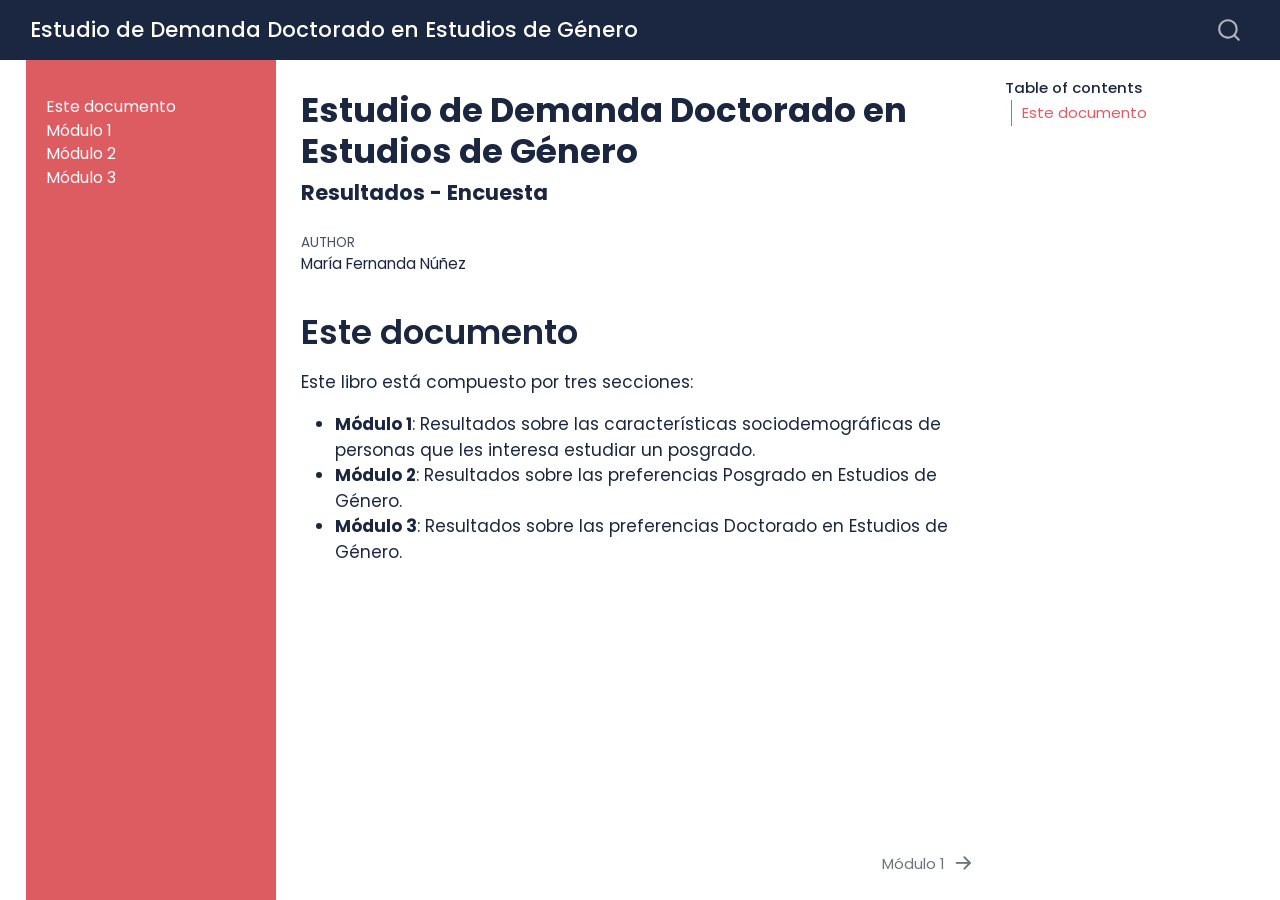
<file: _book/index.html>
<!DOCTYPE html>
<html xmlns="http://www.w3.org/1999/xhtml" lang="en" xml:lang="en"><head>

<meta charset="utf-8">
<meta name="generator" content="quarto-1.4.554">

<meta name="viewport" content="width=device-width, initial-scale=1.0, user-scalable=yes">

<meta name="author" content="María Fernanda Núñez">

<title>Estudio de Demanda Doctorado en Estudios de Género</title>
<style>
code{white-space: pre-wrap;}
span.smallcaps{font-variant: small-caps;}
div.columns{display: flex; gap: min(4vw, 1.5em);}
div.column{flex: auto; overflow-x: auto;}
div.hanging-indent{margin-left: 1.5em; text-indent: -1.5em;}
ul.task-list{list-style: none;}
ul.task-list li input[type="checkbox"] {
  width: 0.8em;
  margin: 0 0.8em 0.2em -1em; /* quarto-specific, see https://github.com/quarto-dev/quarto-cli/issues/4556 */ 
  vertical-align: middle;
}
</style>


<script src="site_libs/quarto-nav/quarto-nav.js"></script>
<script src="site_libs/quarto-nav/headroom.min.js"></script>
<script src="site_libs/clipboard/clipboard.min.js"></script>
<script src="site_libs/quarto-search/autocomplete.umd.js"></script>
<script src="site_libs/quarto-search/fuse.min.js"></script>
<script src="site_libs/quarto-search/quarto-search.js"></script>
<meta name="quarto:offset" content="./">
<link href="./01-seccion1.html" rel="next">
<script src="site_libs/quarto-html/quarto.js"></script>
<script src="site_libs/quarto-html/popper.min.js"></script>
<script src="site_libs/quarto-html/tippy.umd.min.js"></script>
<script src="site_libs/quarto-html/anchor.min.js"></script>
<link href="site_libs/quarto-html/tippy.css" rel="stylesheet">
<link href="site_libs/quarto-html/quarto-syntax-highlighting.css" rel="stylesheet" id="quarto-text-highlighting-styles">
<script src="site_libs/bootstrap/bootstrap.min.js"></script>
<link href="site_libs/bootstrap/bootstrap-icons.css" rel="stylesheet">
<link href="site_libs/bootstrap/bootstrap.min.css" rel="stylesheet" id="quarto-bootstrap" data-mode="light">
<script id="quarto-search-options" type="application/json">{
  "location": "navbar",
  "copy-button": false,
  "collapse-after": 3,
  "panel-placement": "end",
  "type": "overlay",
  "limit": 50,
  "keyboard-shortcut": [
    "f",
    "/",
    "s"
  ],
  "show-item-context": false,
  "language": {
    "search-no-results-text": "No results",
    "search-matching-documents-text": "matching documents",
    "search-copy-link-title": "Copy link to search",
    "search-hide-matches-text": "Hide additional matches",
    "search-more-match-text": "more match in this document",
    "search-more-matches-text": "more matches in this document",
    "search-clear-button-title": "Clear",
    "search-text-placeholder": "",
    "search-detached-cancel-button-title": "Cancel",
    "search-submit-button-title": "Submit",
    "search-label": "Search"
  }
}</script>


</head>

<body class="nav-sidebar floating nav-fixed">

<div id="quarto-search-results"></div>
  <header id="quarto-header" class="headroom fixed-top">
    <nav class="navbar navbar-expand-lg " data-bs-theme="dark">
      <div class="navbar-container container-fluid">
      <div class="navbar-brand-container mx-auto">
    <a class="navbar-brand" href="./index.html">
    <span class="navbar-title">Estudio de Demanda Doctorado en Estudios de Género</span>
    </a>
  </div>
        <div class="quarto-navbar-tools tools-end">
</div>
          <div id="quarto-search" class="" title="Search"></div>
      </div> <!-- /container-fluid -->
    </nav>
  <nav class="quarto-secondary-nav">
    <div class="container-fluid d-flex">
      <button type="button" class="quarto-btn-toggle btn" data-bs-toggle="collapse" data-bs-target=".quarto-sidebar-collapse-item" aria-controls="quarto-sidebar" aria-expanded="false" aria-label="Toggle sidebar navigation" onclick="if (window.quartoToggleHeadroom) { window.quartoToggleHeadroom(); }">
        <i class="bi bi-layout-text-sidebar-reverse"></i>
      </button>
        <nav class="quarto-page-breadcrumbs" aria-label="breadcrumb"><ol class="breadcrumb"><li class="breadcrumb-item"><a href="./index.html">Este documento</a></li></ol></nav>
        <a class="flex-grow-1" role="button" data-bs-toggle="collapse" data-bs-target=".quarto-sidebar-collapse-item" aria-controls="quarto-sidebar" aria-expanded="false" aria-label="Toggle sidebar navigation" onclick="if (window.quartoToggleHeadroom) { window.quartoToggleHeadroom(); }">      
        </a>
    </div>
  </nav>
</header>
<!-- content -->
<div id="quarto-content" class="quarto-container page-columns page-rows-contents page-layout-article page-navbar">
<!-- sidebar -->
  <nav id="quarto-sidebar" class="sidebar collapse collapse-horizontal quarto-sidebar-collapse-item sidebar-navigation floating overflow-auto">
    <div class="sidebar-menu-container"> 
    <ul class="list-unstyled mt-1">
        <li class="sidebar-item">
  <div class="sidebar-item-container"> 
  <a href="./index.html" class="sidebar-item-text sidebar-link active">
 <span class="menu-text">Este documento</span></a>
  </div>
</li>
        <li class="sidebar-item">
  <div class="sidebar-item-container"> 
  <a href="./01-seccion1.html" class="sidebar-item-text sidebar-link"><span class="chapter-title">Módulo 1</span></a>
  </div>
</li>
        <li class="sidebar-item">
  <div class="sidebar-item-container"> 
  <a href="./02-seccion2.html" class="sidebar-item-text sidebar-link"><span class="chapter-title">Módulo 2</span></a>
  </div>
</li>
        <li class="sidebar-item">
  <div class="sidebar-item-container"> 
  <a href="./03-seccion3.html" class="sidebar-item-text sidebar-link"><span class="chapter-title">Módulo 3</span></a>
  </div>
</li>
    </ul>
    </div>
</nav>
<div id="quarto-sidebar-glass" class="quarto-sidebar-collapse-item" data-bs-toggle="collapse" data-bs-target=".quarto-sidebar-collapse-item"></div>
<!-- margin-sidebar -->
    <div id="quarto-margin-sidebar" class="sidebar margin-sidebar">
        <nav id="TOC" role="doc-toc" class="toc-active">
    <h2 id="toc-title">Table of contents</h2>
   
  <ul>
  <li><a href="#este-documento" id="toc-este-documento" class="nav-link active" data-scroll-target="#este-documento">Este documento</a></li>
  </ul>
</nav>
    </div>
<!-- main -->
<main class="content" id="quarto-document-content">

<header id="title-block-header" class="quarto-title-block default">
<div class="quarto-title">
<h1 class="title">Estudio de Demanda Doctorado en Estudios de Género</h1>
<p class="subtitle lead">Resultados - Encuesta</p>
</div>



<div class="quarto-title-meta">

    <div>
    <div class="quarto-title-meta-heading">Author</div>
    <div class="quarto-title-meta-contents">
             <p>María Fernanda Núñez </p>
          </div>
  </div>
    
  
    
  </div>
  


</header>


<style>
body,
#quarto-document-content,
main.content {
  background-color: white;
}

#quarto-document-content h1,
#quarto-document-content h2,
#quarto-document-content p,
#quarto-document-content li,
#quarto-document-content strong,
.callout-note {
  color: #1B2740;
}

#quarto-document-content a {
  color: #1B2740;
}
</style>
<section id="este-documento" class="level1 unnumbered">
<h1 class="unnumbered">Este documento</h1>
<p>Este libro está compuesto por tres secciones:</p>
<ul>
<li><strong>Módulo 1</strong>: Resultados sobre las características sociodemográficas de personas que les interesa estudiar un posgrado.</li>
<li><strong>Módulo 2</strong>: Resultados sobre las preferencias Posgrado en Estudios de Género.</li>
<li><strong>Módulo 3</strong>: Resultados sobre las preferencias Doctorado en Estudios de Género.</li>
</ul>


</section>

</main> <!-- /main -->
<script id="quarto-html-after-body" type="application/javascript">
window.document.addEventListener("DOMContentLoaded", function (event) {
  const toggleBodyColorMode = (bsSheetEl) => {
    const mode = bsSheetEl.getAttribute("data-mode");
    const bodyEl = window.document.querySelector("body");
    if (mode === "dark") {
      bodyEl.classList.add("quarto-dark");
      bodyEl.classList.remove("quarto-light");
    } else {
      bodyEl.classList.add("quarto-light");
      bodyEl.classList.remove("quarto-dark");
    }
  }
  const toggleBodyColorPrimary = () => {
    const bsSheetEl = window.document.querySelector("link#quarto-bootstrap");
    if (bsSheetEl) {
      toggleBodyColorMode(bsSheetEl);
    }
  }
  toggleBodyColorPrimary();  
  const icon = "";
  const anchorJS = new window.AnchorJS();
  anchorJS.options = {
    placement: 'right',
    icon: icon
  };
  anchorJS.add('.anchored');
  const isCodeAnnotation = (el) => {
    for (const clz of el.classList) {
      if (clz.startsWith('code-annotation-')) {                     
        return true;
      }
    }
    return false;
  }
  const clipboard = new window.ClipboardJS('.code-copy-button', {
    text: function(trigger) {
      const codeEl = trigger.previousElementSibling.cloneNode(true);
      for (const childEl of codeEl.children) {
        if (isCodeAnnotation(childEl)) {
          childEl.remove();
        }
      }
      return codeEl.innerText;
    }
  });
  clipboard.on('success', function(e) {
    // button target
    const button = e.trigger;
    // don't keep focus
    button.blur();
    // flash "checked"
    button.classList.add('code-copy-button-checked');
    var currentTitle = button.getAttribute("title");
    button.setAttribute("title", "Copied!");
    let tooltip;
    if (window.bootstrap) {
      button.setAttribute("data-bs-toggle", "tooltip");
      button.setAttribute("data-bs-placement", "left");
      button.setAttribute("data-bs-title", "Copied!");
      tooltip = new bootstrap.Tooltip(button, 
        { trigger: "manual", 
          customClass: "code-copy-button-tooltip",
          offset: [0, -8]});
      tooltip.show();    
    }
    setTimeout(function() {
      if (tooltip) {
        tooltip.hide();
        button.removeAttribute("data-bs-title");
        button.removeAttribute("data-bs-toggle");
        button.removeAttribute("data-bs-placement");
      }
      button.setAttribute("title", currentTitle);
      button.classList.remove('code-copy-button-checked');
    }, 1000);
    // clear code selection
    e.clearSelection();
  });
    var localhostRegex = new RegExp(/^(?:http|https):\/\/localhost\:?[0-9]*\//);
    var mailtoRegex = new RegExp(/^mailto:/);
      var filterRegex = new RegExp('/' + window.location.host + '/');
    var isInternal = (href) => {
        return filterRegex.test(href) || localhostRegex.test(href) || mailtoRegex.test(href);
    }
    // Inspect non-navigation links and adorn them if external
 	var links = window.document.querySelectorAll('a[href]:not(.nav-link):not(.navbar-brand):not(.toc-action):not(.sidebar-link):not(.sidebar-item-toggle):not(.pagination-link):not(.no-external):not([aria-hidden]):not(.dropdown-item):not(.quarto-navigation-tool)');
    for (var i=0; i<links.length; i++) {
      const link = links[i];
      if (!isInternal(link.href)) {
        // undo the damage that might have been done by quarto-nav.js in the case of
        // links that we want to consider external
        if (link.dataset.originalHref !== undefined) {
          link.href = link.dataset.originalHref;
        }
      }
    }
  function tippyHover(el, contentFn, onTriggerFn, onUntriggerFn) {
    const config = {
      allowHTML: true,
      maxWidth: 500,
      delay: 100,
      arrow: false,
      appendTo: function(el) {
          return el.parentElement;
      },
      interactive: true,
      interactiveBorder: 10,
      theme: 'quarto',
      placement: 'bottom-start',
    };
    if (contentFn) {
      config.content = contentFn;
    }
    if (onTriggerFn) {
      config.onTrigger = onTriggerFn;
    }
    if (onUntriggerFn) {
      config.onUntrigger = onUntriggerFn;
    }
    window.tippy(el, config); 
  }
  const noterefs = window.document.querySelectorAll('a[role="doc-noteref"]');
  for (var i=0; i<noterefs.length; i++) {
    const ref = noterefs[i];
    tippyHover(ref, function() {
      // use id or data attribute instead here
      let href = ref.getAttribute('data-footnote-href') || ref.getAttribute('href');
      try { href = new URL(href).hash; } catch {}
      const id = href.replace(/^#\/?/, "");
      const note = window.document.getElementById(id);
      if (note) {
        return note.innerHTML;
      } else {
        return "";
      }
    });
  }
  const xrefs = window.document.querySelectorAll('a.quarto-xref');
  const processXRef = (id, note) => {
    // Strip column container classes
    const stripColumnClz = (el) => {
      el.classList.remove("page-full", "page-columns");
      if (el.children) {
        for (const child of el.children) {
          stripColumnClz(child);
        }
      }
    }
    stripColumnClz(note)
    if (id === null || id.startsWith('sec-')) {
      // Special case sections, only their first couple elements
      const container = document.createElement("div");
      if (note.children && note.children.length > 2) {
        container.appendChild(note.children[0].cloneNode(true));
        for (let i = 1; i < note.children.length; i++) {
          const child = note.children[i];
          if (child.tagName === "P" && child.innerText === "") {
            continue;
          } else {
            container.appendChild(child.cloneNode(true));
            break;
          }
        }
        if (window.Quarto?.typesetMath) {
          window.Quarto.typesetMath(container);
        }
        return container.innerHTML
      } else {
        if (window.Quarto?.typesetMath) {
          window.Quarto.typesetMath(note);
        }
        return note.innerHTML;
      }
    } else {
      // Remove any anchor links if they are present
      const anchorLink = note.querySelector('a.anchorjs-link');
      if (anchorLink) {
        anchorLink.remove();
      }
      if (window.Quarto?.typesetMath) {
        window.Quarto.typesetMath(note);
      }
      // TODO in 1.5, we should make sure this works without a callout special case
      if (note.classList.contains("callout")) {
        return note.outerHTML;
      } else {
        return note.innerHTML;
      }
    }
  }
  for (var i=0; i<xrefs.length; i++) {
    const xref = xrefs[i];
    tippyHover(xref, undefined, function(instance) {
      instance.disable();
      let url = xref.getAttribute('href');
      let hash = undefined; 
      if (url.startsWith('#')) {
        hash = url;
      } else {
        try { hash = new URL(url).hash; } catch {}
      }
      if (hash) {
        const id = hash.replace(/^#\/?/, "");
        const note = window.document.getElementById(id);
        if (note !== null) {
          try {
            const html = processXRef(id, note.cloneNode(true));
            instance.setContent(html);
          } finally {
            instance.enable();
            instance.show();
          }
        } else {
          // See if we can fetch this
          fetch(url.split('#')[0])
          .then(res => res.text())
          .then(html => {
            const parser = new DOMParser();
            const htmlDoc = parser.parseFromString(html, "text/html");
            const note = htmlDoc.getElementById(id);
            if (note !== null) {
              const html = processXRef(id, note);
              instance.setContent(html);
            } 
          }).finally(() => {
            instance.enable();
            instance.show();
          });
        }
      } else {
        // See if we can fetch a full url (with no hash to target)
        // This is a special case and we should probably do some content thinning / targeting
        fetch(url)
        .then(res => res.text())
        .then(html => {
          const parser = new DOMParser();
          const htmlDoc = parser.parseFromString(html, "text/html");
          const note = htmlDoc.querySelector('main.content');
          if (note !== null) {
            // This should only happen for chapter cross references
            // (since there is no id in the URL)
            // remove the first header
            if (note.children.length > 0 && note.children[0].tagName === "HEADER") {
              note.children[0].remove();
            }
            const html = processXRef(null, note);
            instance.setContent(html);
          } 
        }).finally(() => {
          instance.enable();
          instance.show();
        });
      }
    }, function(instance) {
    });
  }
      let selectedAnnoteEl;
      const selectorForAnnotation = ( cell, annotation) => {
        let cellAttr = 'data-code-cell="' + cell + '"';
        let lineAttr = 'data-code-annotation="' +  annotation + '"';
        const selector = 'span[' + cellAttr + '][' + lineAttr + ']';
        return selector;
      }
      const selectCodeLines = (annoteEl) => {
        const doc = window.document;
        const targetCell = annoteEl.getAttribute("data-target-cell");
        const targetAnnotation = annoteEl.getAttribute("data-target-annotation");
        const annoteSpan = window.document.querySelector(selectorForAnnotation(targetCell, targetAnnotation));
        const lines = annoteSpan.getAttribute("data-code-lines").split(",");
        const lineIds = lines.map((line) => {
          return targetCell + "-" + line;
        })
        let top = null;
        let height = null;
        let parent = null;
        if (lineIds.length > 0) {
            //compute the position of the single el (top and bottom and make a div)
            const el = window.document.getElementById(lineIds[0]);
            top = el.offsetTop;
            height = el.offsetHeight;
            parent = el.parentElement.parentElement;
          if (lineIds.length > 1) {
            const lastEl = window.document.getElementById(lineIds[lineIds.length - 1]);
            const bottom = lastEl.offsetTop + lastEl.offsetHeight;
            height = bottom - top;
          }
          if (top !== null && height !== null && parent !== null) {
            // cook up a div (if necessary) and position it 
            let div = window.document.getElementById("code-annotation-line-highlight");
            if (div === null) {
              div = window.document.createElement("div");
              div.setAttribute("id", "code-annotation-line-highlight");
              div.style.position = 'absolute';
              parent.appendChild(div);
            }
            div.style.top = top - 2 + "px";
            div.style.height = height + 4 + "px";
            div.style.left = 0;
            let gutterDiv = window.document.getElementById("code-annotation-line-highlight-gutter");
            if (gutterDiv === null) {
              gutterDiv = window.document.createElement("div");
              gutterDiv.setAttribute("id", "code-annotation-line-highlight-gutter");
              gutterDiv.style.position = 'absolute';
              const codeCell = window.document.getElementById(targetCell);
              const gutter = codeCell.querySelector('.code-annotation-gutter');
              gutter.appendChild(gutterDiv);
            }
            gutterDiv.style.top = top - 2 + "px";
            gutterDiv.style.height = height + 4 + "px";
          }
          selectedAnnoteEl = annoteEl;
        }
      };
      const unselectCodeLines = () => {
        const elementsIds = ["code-annotation-line-highlight", "code-annotation-line-highlight-gutter"];
        elementsIds.forEach((elId) => {
          const div = window.document.getElementById(elId);
          if (div) {
            div.remove();
          }
        });
        selectedAnnoteEl = undefined;
      };
        // Handle positioning of the toggle
    window.addEventListener(
      "resize",
      throttle(() => {
        elRect = undefined;
        if (selectedAnnoteEl) {
          selectCodeLines(selectedAnnoteEl);
        }
      }, 10)
    );
    function throttle(fn, ms) {
    let throttle = false;
    let timer;
      return (...args) => {
        if(!throttle) { // first call gets through
            fn.apply(this, args);
            throttle = true;
        } else { // all the others get throttled
            if(timer) clearTimeout(timer); // cancel #2
            timer = setTimeout(() => {
              fn.apply(this, args);
              timer = throttle = false;
            }, ms);
        }
      };
    }
      // Attach click handler to the DT
      const annoteDls = window.document.querySelectorAll('dt[data-target-cell]');
      for (const annoteDlNode of annoteDls) {
        annoteDlNode.addEventListener('click', (event) => {
          const clickedEl = event.target;
          if (clickedEl !== selectedAnnoteEl) {
            unselectCodeLines();
            const activeEl = window.document.querySelector('dt[data-target-cell].code-annotation-active');
            if (activeEl) {
              activeEl.classList.remove('code-annotation-active');
            }
            selectCodeLines(clickedEl);
            clickedEl.classList.add('code-annotation-active');
          } else {
            // Unselect the line
            unselectCodeLines();
            clickedEl.classList.remove('code-annotation-active');
          }
        });
      }
  const findCites = (el) => {
    const parentEl = el.parentElement;
    if (parentEl) {
      const cites = parentEl.dataset.cites;
      if (cites) {
        return {
          el,
          cites: cites.split(' ')
        };
      } else {
        return findCites(el.parentElement)
      }
    } else {
      return undefined;
    }
  };
  var bibliorefs = window.document.querySelectorAll('a[role="doc-biblioref"]');
  for (var i=0; i<bibliorefs.length; i++) {
    const ref = bibliorefs[i];
    const citeInfo = findCites(ref);
    if (citeInfo) {
      tippyHover(citeInfo.el, function() {
        var popup = window.document.createElement('div');
        citeInfo.cites.forEach(function(cite) {
          var citeDiv = window.document.createElement('div');
          citeDiv.classList.add('hanging-indent');
          citeDiv.classList.add('csl-entry');
          var biblioDiv = window.document.getElementById('ref-' + cite);
          if (biblioDiv) {
            citeDiv.innerHTML = biblioDiv.innerHTML;
          }
          popup.appendChild(citeDiv);
        });
        return popup.innerHTML;
      });
    }
  }
});
</script>
<nav class="page-navigation">
  <div class="nav-page nav-page-previous">
  </div>
  <div class="nav-page nav-page-next">
      <a href="./01-seccion1.html" class="pagination-link" aria-label="Módulo 1">
        <span class="nav-page-text"><span class="chapter-title">Módulo 1</span></span> <i class="bi bi-arrow-right-short"></i>
      </a>
  </div>
</nav>
</div> <!-- /content -->




</body></html>
</file>
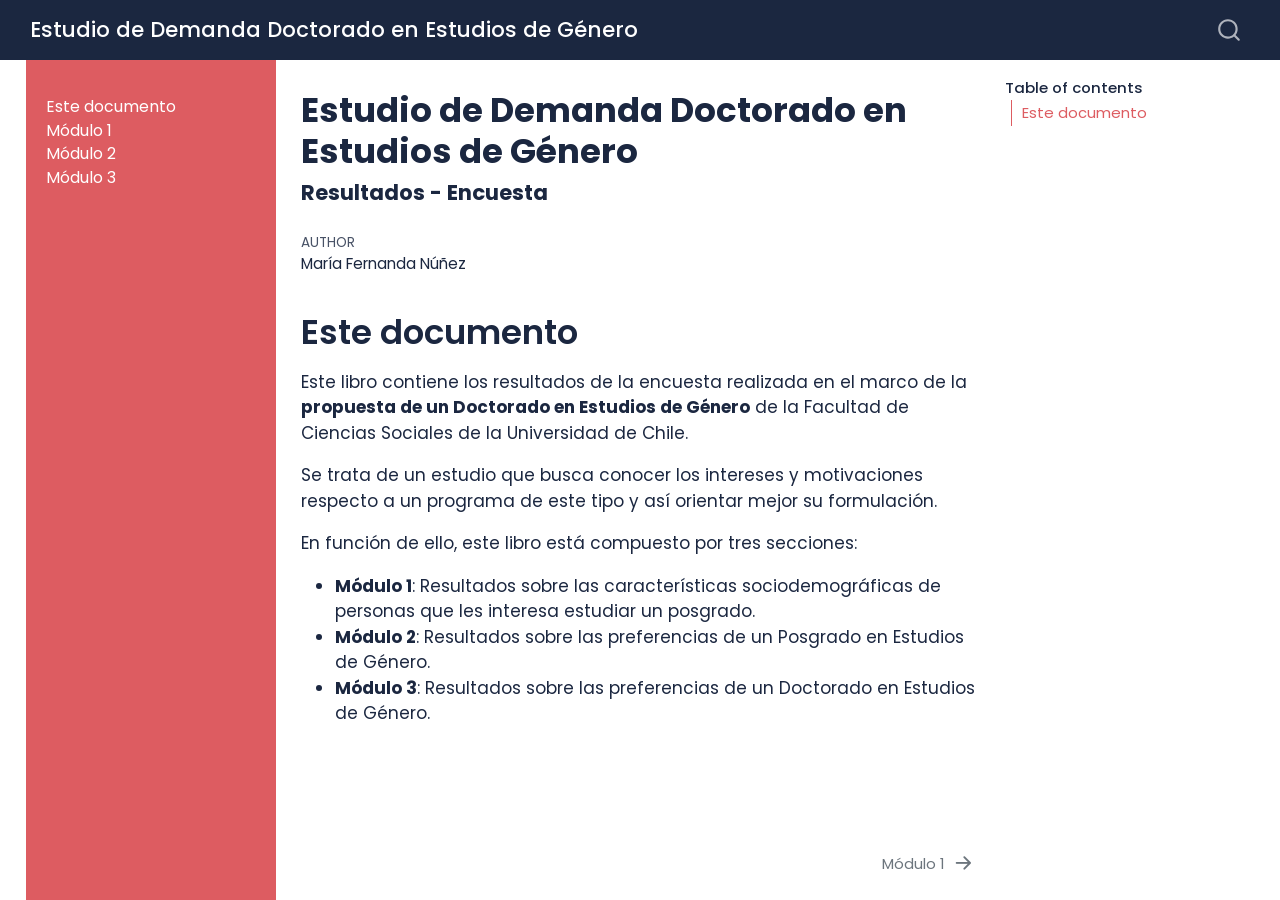
<file: docs/index.html>
<!DOCTYPE html>
<html xmlns="http://www.w3.org/1999/xhtml" lang="en" xml:lang="en"><head>

<meta charset="utf-8">
<meta name="generator" content="quarto-1.4.554">

<meta name="viewport" content="width=device-width, initial-scale=1.0, user-scalable=yes">

<meta name="author" content="María Fernanda Núñez">

<title>Estudio de Demanda Doctorado en Estudios de Género</title>
<style>
code{white-space: pre-wrap;}
span.smallcaps{font-variant: small-caps;}
div.columns{display: flex; gap: min(4vw, 1.5em);}
div.column{flex: auto; overflow-x: auto;}
div.hanging-indent{margin-left: 1.5em; text-indent: -1.5em;}
ul.task-list{list-style: none;}
ul.task-list li input[type="checkbox"] {
  width: 0.8em;
  margin: 0 0.8em 0.2em -1em; /* quarto-specific, see https://github.com/quarto-dev/quarto-cli/issues/4556 */ 
  vertical-align: middle;
}
</style>


<script src="site_libs/quarto-nav/quarto-nav.js"></script>
<script src="site_libs/quarto-nav/headroom.min.js"></script>
<script src="site_libs/clipboard/clipboard.min.js"></script>
<script src="site_libs/quarto-search/autocomplete.umd.js"></script>
<script src="site_libs/quarto-search/fuse.min.js"></script>
<script src="site_libs/quarto-search/quarto-search.js"></script>
<meta name="quarto:offset" content="./">
<link href="./01-seccion1.html" rel="next">
<script src="site_libs/quarto-html/quarto.js"></script>
<script src="site_libs/quarto-html/popper.min.js"></script>
<script src="site_libs/quarto-html/tippy.umd.min.js"></script>
<script src="site_libs/quarto-html/anchor.min.js"></script>
<link href="site_libs/quarto-html/tippy.css" rel="stylesheet">
<link href="site_libs/quarto-html/quarto-syntax-highlighting.css" rel="stylesheet" id="quarto-text-highlighting-styles">
<script src="site_libs/bootstrap/bootstrap.min.js"></script>
<link href="site_libs/bootstrap/bootstrap-icons.css" rel="stylesheet">
<link href="site_libs/bootstrap/bootstrap.min.css" rel="stylesheet" id="quarto-bootstrap" data-mode="light">
<script id="quarto-search-options" type="application/json">{
  "location": "navbar",
  "copy-button": false,
  "collapse-after": 3,
  "panel-placement": "end",
  "type": "overlay",
  "limit": 50,
  "keyboard-shortcut": [
    "f",
    "/",
    "s"
  ],
  "show-item-context": false,
  "language": {
    "search-no-results-text": "No results",
    "search-matching-documents-text": "matching documents",
    "search-copy-link-title": "Copy link to search",
    "search-hide-matches-text": "Hide additional matches",
    "search-more-match-text": "more match in this document",
    "search-more-matches-text": "more matches in this document",
    "search-clear-button-title": "Clear",
    "search-text-placeholder": "",
    "search-detached-cancel-button-title": "Cancel",
    "search-submit-button-title": "Submit",
    "search-label": "Search"
  }
}</script>


</head>

<body class="nav-sidebar floating nav-fixed">

<div id="quarto-search-results"></div>
  <header id="quarto-header" class="headroom fixed-top">
    <nav class="navbar navbar-expand-lg " data-bs-theme="dark">
      <div class="navbar-container container-fluid">
      <div class="navbar-brand-container mx-auto">
    <a class="navbar-brand" href="./index.html">
    <span class="navbar-title">Estudio de Demanda Doctorado en Estudios de Género</span>
    </a>
  </div>
        <div class="quarto-navbar-tools tools-end">
</div>
          <div id="quarto-search" class="" title="Search"></div>
      </div> <!-- /container-fluid -->
    </nav>
  <nav class="quarto-secondary-nav">
    <div class="container-fluid d-flex">
      <button type="button" class="quarto-btn-toggle btn" data-bs-toggle="collapse" data-bs-target=".quarto-sidebar-collapse-item" aria-controls="quarto-sidebar" aria-expanded="false" aria-label="Toggle sidebar navigation" onclick="if (window.quartoToggleHeadroom) { window.quartoToggleHeadroom(); }">
        <i class="bi bi-layout-text-sidebar-reverse"></i>
      </button>
        <nav class="quarto-page-breadcrumbs" aria-label="breadcrumb"><ol class="breadcrumb"><li class="breadcrumb-item"><a href="./index.html">Este documento</a></li></ol></nav>
        <a class="flex-grow-1" role="button" data-bs-toggle="collapse" data-bs-target=".quarto-sidebar-collapse-item" aria-controls="quarto-sidebar" aria-expanded="false" aria-label="Toggle sidebar navigation" onclick="if (window.quartoToggleHeadroom) { window.quartoToggleHeadroom(); }">      
        </a>
    </div>
  </nav>
</header>
<!-- content -->
<div id="quarto-content" class="quarto-container page-columns page-rows-contents page-layout-article page-navbar">
<!-- sidebar -->
  <nav id="quarto-sidebar" class="sidebar collapse collapse-horizontal quarto-sidebar-collapse-item sidebar-navigation floating overflow-auto">
    <div class="sidebar-menu-container"> 
    <ul class="list-unstyled mt-1">
        <li class="sidebar-item">
  <div class="sidebar-item-container"> 
  <a href="./index.html" class="sidebar-item-text sidebar-link active">
 <span class="menu-text">Este documento</span></a>
  </div>
</li>
        <li class="sidebar-item">
  <div class="sidebar-item-container"> 
  <a href="./01-seccion1.html" class="sidebar-item-text sidebar-link"><span class="chapter-title">Módulo 1</span></a>
  </div>
</li>
        <li class="sidebar-item">
  <div class="sidebar-item-container"> 
  <a href="./02-seccion2.html" class="sidebar-item-text sidebar-link"><span class="chapter-title">Módulo 2</span></a>
  </div>
</li>
        <li class="sidebar-item">
  <div class="sidebar-item-container"> 
  <a href="./03-seccion3.html" class="sidebar-item-text sidebar-link"><span class="chapter-title">Módulo 3</span></a>
  </div>
</li>
    </ul>
    </div>
</nav>
<div id="quarto-sidebar-glass" class="quarto-sidebar-collapse-item" data-bs-toggle="collapse" data-bs-target=".quarto-sidebar-collapse-item"></div>
<!-- margin-sidebar -->
    <div id="quarto-margin-sidebar" class="sidebar margin-sidebar">
        <nav id="TOC" role="doc-toc" class="toc-active">
    <h2 id="toc-title">Table of contents</h2>
   
  <ul>
  <li><a href="#este-documento" id="toc-este-documento" class="nav-link active" data-scroll-target="#este-documento">Este documento</a></li>
  </ul>
</nav>
    </div>
<!-- main -->
<main class="content" id="quarto-document-content">

<header id="title-block-header" class="quarto-title-block default">
<div class="quarto-title">
<h1 class="title">Estudio de Demanda Doctorado en Estudios de Género</h1>
<p class="subtitle lead">Resultados - Encuesta</p>
</div>



<div class="quarto-title-meta">

    <div>
    <div class="quarto-title-meta-heading">Author</div>
    <div class="quarto-title-meta-contents">
             <p>María Fernanda Núñez </p>
          </div>
  </div>
    
  
    
  </div>
  


</header>


<style>
body,
#quarto-document-content,
main.content {
  background-color: white;
}

#quarto-document-content h1,
#quarto-document-content h2,
#quarto-document-content p,
#quarto-document-content li,
#quarto-document-content strong,
.callout-note {
  color: #1B2740;
}

#quarto-document-content a {
  color: #1B2740;
}
</style>
<section id="este-documento" class="level1 unnumbered">
<h1 class="unnumbered">Este documento</h1>
<p>Este libro contiene los resultados de la encuesta realizada en el marco de la <strong>propuesta de un Doctorado en Estudios de Género</strong> de la Facultad de Ciencias Sociales de la Universidad de Chile.</p>
<p>Se trata de un estudio que busca conocer los intereses y motivaciones respecto a un programa de este tipo y así orientar mejor su formulación.</p>
<p>En función de ello, este libro está compuesto por tres secciones:</p>
<ul>
<li><strong>Módulo 1</strong>: Resultados sobre las características sociodemográficas de personas que les interesa estudiar un posgrado.</li>
<li><strong>Módulo 2</strong>: Resultados sobre las preferencias de un Posgrado en Estudios de Género.</li>
<li><strong>Módulo 3</strong>: Resultados sobre las preferencias de un Doctorado en Estudios de Género.</li>
</ul>


</section>

</main> <!-- /main -->
<script id="quarto-html-after-body" type="application/javascript">
window.document.addEventListener("DOMContentLoaded", function (event) {
  const toggleBodyColorMode = (bsSheetEl) => {
    const mode = bsSheetEl.getAttribute("data-mode");
    const bodyEl = window.document.querySelector("body");
    if (mode === "dark") {
      bodyEl.classList.add("quarto-dark");
      bodyEl.classList.remove("quarto-light");
    } else {
      bodyEl.classList.add("quarto-light");
      bodyEl.classList.remove("quarto-dark");
    }
  }
  const toggleBodyColorPrimary = () => {
    const bsSheetEl = window.document.querySelector("link#quarto-bootstrap");
    if (bsSheetEl) {
      toggleBodyColorMode(bsSheetEl);
    }
  }
  toggleBodyColorPrimary();  
  const icon = "";
  const anchorJS = new window.AnchorJS();
  anchorJS.options = {
    placement: 'right',
    icon: icon
  };
  anchorJS.add('.anchored');
  const isCodeAnnotation = (el) => {
    for (const clz of el.classList) {
      if (clz.startsWith('code-annotation-')) {                     
        return true;
      }
    }
    return false;
  }
  const clipboard = new window.ClipboardJS('.code-copy-button', {
    text: function(trigger) {
      const codeEl = trigger.previousElementSibling.cloneNode(true);
      for (const childEl of codeEl.children) {
        if (isCodeAnnotation(childEl)) {
          childEl.remove();
        }
      }
      return codeEl.innerText;
    }
  });
  clipboard.on('success', function(e) {
    // button target
    const button = e.trigger;
    // don't keep focus
    button.blur();
    // flash "checked"
    button.classList.add('code-copy-button-checked');
    var currentTitle = button.getAttribute("title");
    button.setAttribute("title", "Copied!");
    let tooltip;
    if (window.bootstrap) {
      button.setAttribute("data-bs-toggle", "tooltip");
      button.setAttribute("data-bs-placement", "left");
      button.setAttribute("data-bs-title", "Copied!");
      tooltip = new bootstrap.Tooltip(button, 
        { trigger: "manual", 
          customClass: "code-copy-button-tooltip",
          offset: [0, -8]});
      tooltip.show();    
    }
    setTimeout(function() {
      if (tooltip) {
        tooltip.hide();
        button.removeAttribute("data-bs-title");
        button.removeAttribute("data-bs-toggle");
        button.removeAttribute("data-bs-placement");
      }
      button.setAttribute("title", currentTitle);
      button.classList.remove('code-copy-button-checked');
    }, 1000);
    // clear code selection
    e.clearSelection();
  });
    var localhostRegex = new RegExp(/^(?:http|https):\/\/localhost\:?[0-9]*\//);
    var mailtoRegex = new RegExp(/^mailto:/);
      var filterRegex = new RegExp('/' + window.location.host + '/');
    var isInternal = (href) => {
        return filterRegex.test(href) || localhostRegex.test(href) || mailtoRegex.test(href);
    }
    // Inspect non-navigation links and adorn them if external
 	var links = window.document.querySelectorAll('a[href]:not(.nav-link):not(.navbar-brand):not(.toc-action):not(.sidebar-link):not(.sidebar-item-toggle):not(.pagination-link):not(.no-external):not([aria-hidden]):not(.dropdown-item):not(.quarto-navigation-tool)');
    for (var i=0; i<links.length; i++) {
      const link = links[i];
      if (!isInternal(link.href)) {
        // undo the damage that might have been done by quarto-nav.js in the case of
        // links that we want to consider external
        if (link.dataset.originalHref !== undefined) {
          link.href = link.dataset.originalHref;
        }
      }
    }
  function tippyHover(el, contentFn, onTriggerFn, onUntriggerFn) {
    const config = {
      allowHTML: true,
      maxWidth: 500,
      delay: 100,
      arrow: false,
      appendTo: function(el) {
          return el.parentElement;
      },
      interactive: true,
      interactiveBorder: 10,
      theme: 'quarto',
      placement: 'bottom-start',
    };
    if (contentFn) {
      config.content = contentFn;
    }
    if (onTriggerFn) {
      config.onTrigger = onTriggerFn;
    }
    if (onUntriggerFn) {
      config.onUntrigger = onUntriggerFn;
    }
    window.tippy(el, config); 
  }
  const noterefs = window.document.querySelectorAll('a[role="doc-noteref"]');
  for (var i=0; i<noterefs.length; i++) {
    const ref = noterefs[i];
    tippyHover(ref, function() {
      // use id or data attribute instead here
      let href = ref.getAttribute('data-footnote-href') || ref.getAttribute('href');
      try { href = new URL(href).hash; } catch {}
      const id = href.replace(/^#\/?/, "");
      const note = window.document.getElementById(id);
      if (note) {
        return note.innerHTML;
      } else {
        return "";
      }
    });
  }
  const xrefs = window.document.querySelectorAll('a.quarto-xref');
  const processXRef = (id, note) => {
    // Strip column container classes
    const stripColumnClz = (el) => {
      el.classList.remove("page-full", "page-columns");
      if (el.children) {
        for (const child of el.children) {
          stripColumnClz(child);
        }
      }
    }
    stripColumnClz(note)
    if (id === null || id.startsWith('sec-')) {
      // Special case sections, only their first couple elements
      const container = document.createElement("div");
      if (note.children && note.children.length > 2) {
        container.appendChild(note.children[0].cloneNode(true));
        for (let i = 1; i < note.children.length; i++) {
          const child = note.children[i];
          if (child.tagName === "P" && child.innerText === "") {
            continue;
          } else {
            container.appendChild(child.cloneNode(true));
            break;
          }
        }
        if (window.Quarto?.typesetMath) {
          window.Quarto.typesetMath(container);
        }
        return container.innerHTML
      } else {
        if (window.Quarto?.typesetMath) {
          window.Quarto.typesetMath(note);
        }
        return note.innerHTML;
      }
    } else {
      // Remove any anchor links if they are present
      const anchorLink = note.querySelector('a.anchorjs-link');
      if (anchorLink) {
        anchorLink.remove();
      }
      if (window.Quarto?.typesetMath) {
        window.Quarto.typesetMath(note);
      }
      // TODO in 1.5, we should make sure this works without a callout special case
      if (note.classList.contains("callout")) {
        return note.outerHTML;
      } else {
        return note.innerHTML;
      }
    }
  }
  for (var i=0; i<xrefs.length; i++) {
    const xref = xrefs[i];
    tippyHover(xref, undefined, function(instance) {
      instance.disable();
      let url = xref.getAttribute('href');
      let hash = undefined; 
      if (url.startsWith('#')) {
        hash = url;
      } else {
        try { hash = new URL(url).hash; } catch {}
      }
      if (hash) {
        const id = hash.replace(/^#\/?/, "");
        const note = window.document.getElementById(id);
        if (note !== null) {
          try {
            const html = processXRef(id, note.cloneNode(true));
            instance.setContent(html);
          } finally {
            instance.enable();
            instance.show();
          }
        } else {
          // See if we can fetch this
          fetch(url.split('#')[0])
          .then(res => res.text())
          .then(html => {
            const parser = new DOMParser();
            const htmlDoc = parser.parseFromString(html, "text/html");
            const note = htmlDoc.getElementById(id);
            if (note !== null) {
              const html = processXRef(id, note);
              instance.setContent(html);
            } 
          }).finally(() => {
            instance.enable();
            instance.show();
          });
        }
      } else {
        // See if we can fetch a full url (with no hash to target)
        // This is a special case and we should probably do some content thinning / targeting
        fetch(url)
        .then(res => res.text())
        .then(html => {
          const parser = new DOMParser();
          const htmlDoc = parser.parseFromString(html, "text/html");
          const note = htmlDoc.querySelector('main.content');
          if (note !== null) {
            // This should only happen for chapter cross references
            // (since there is no id in the URL)
            // remove the first header
            if (note.children.length > 0 && note.children[0].tagName === "HEADER") {
              note.children[0].remove();
            }
            const html = processXRef(null, note);
            instance.setContent(html);
          } 
        }).finally(() => {
          instance.enable();
          instance.show();
        });
      }
    }, function(instance) {
    });
  }
      let selectedAnnoteEl;
      const selectorForAnnotation = ( cell, annotation) => {
        let cellAttr = 'data-code-cell="' + cell + '"';
        let lineAttr = 'data-code-annotation="' +  annotation + '"';
        const selector = 'span[' + cellAttr + '][' + lineAttr + ']';
        return selector;
      }
      const selectCodeLines = (annoteEl) => {
        const doc = window.document;
        const targetCell = annoteEl.getAttribute("data-target-cell");
        const targetAnnotation = annoteEl.getAttribute("data-target-annotation");
        const annoteSpan = window.document.querySelector(selectorForAnnotation(targetCell, targetAnnotation));
        const lines = annoteSpan.getAttribute("data-code-lines").split(",");
        const lineIds = lines.map((line) => {
          return targetCell + "-" + line;
        })
        let top = null;
        let height = null;
        let parent = null;
        if (lineIds.length > 0) {
            //compute the position of the single el (top and bottom and make a div)
            const el = window.document.getElementById(lineIds[0]);
            top = el.offsetTop;
            height = el.offsetHeight;
            parent = el.parentElement.parentElement;
          if (lineIds.length > 1) {
            const lastEl = window.document.getElementById(lineIds[lineIds.length - 1]);
            const bottom = lastEl.offsetTop + lastEl.offsetHeight;
            height = bottom - top;
          }
          if (top !== null && height !== null && parent !== null) {
            // cook up a div (if necessary) and position it 
            let div = window.document.getElementById("code-annotation-line-highlight");
            if (div === null) {
              div = window.document.createElement("div");
              div.setAttribute("id", "code-annotation-line-highlight");
              div.style.position = 'absolute';
              parent.appendChild(div);
            }
            div.style.top = top - 2 + "px";
            div.style.height = height + 4 + "px";
            div.style.left = 0;
            let gutterDiv = window.document.getElementById("code-annotation-line-highlight-gutter");
            if (gutterDiv === null) {
              gutterDiv = window.document.createElement("div");
              gutterDiv.setAttribute("id", "code-annotation-line-highlight-gutter");
              gutterDiv.style.position = 'absolute';
              const codeCell = window.document.getElementById(targetCell);
              const gutter = codeCell.querySelector('.code-annotation-gutter');
              gutter.appendChild(gutterDiv);
            }
            gutterDiv.style.top = top - 2 + "px";
            gutterDiv.style.height = height + 4 + "px";
          }
          selectedAnnoteEl = annoteEl;
        }
      };
      const unselectCodeLines = () => {
        const elementsIds = ["code-annotation-line-highlight", "code-annotation-line-highlight-gutter"];
        elementsIds.forEach((elId) => {
          const div = window.document.getElementById(elId);
          if (div) {
            div.remove();
          }
        });
        selectedAnnoteEl = undefined;
      };
        // Handle positioning of the toggle
    window.addEventListener(
      "resize",
      throttle(() => {
        elRect = undefined;
        if (selectedAnnoteEl) {
          selectCodeLines(selectedAnnoteEl);
        }
      }, 10)
    );
    function throttle(fn, ms) {
    let throttle = false;
    let timer;
      return (...args) => {
        if(!throttle) { // first call gets through
            fn.apply(this, args);
            throttle = true;
        } else { // all the others get throttled
            if(timer) clearTimeout(timer); // cancel #2
            timer = setTimeout(() => {
              fn.apply(this, args);
              timer = throttle = false;
            }, ms);
        }
      };
    }
      // Attach click handler to the DT
      const annoteDls = window.document.querySelectorAll('dt[data-target-cell]');
      for (const annoteDlNode of annoteDls) {
        annoteDlNode.addEventListener('click', (event) => {
          const clickedEl = event.target;
          if (clickedEl !== selectedAnnoteEl) {
            unselectCodeLines();
            const activeEl = window.document.querySelector('dt[data-target-cell].code-annotation-active');
            if (activeEl) {
              activeEl.classList.remove('code-annotation-active');
            }
            selectCodeLines(clickedEl);
            clickedEl.classList.add('code-annotation-active');
          } else {
            // Unselect the line
            unselectCodeLines();
            clickedEl.classList.remove('code-annotation-active');
          }
        });
      }
  const findCites = (el) => {
    const parentEl = el.parentElement;
    if (parentEl) {
      const cites = parentEl.dataset.cites;
      if (cites) {
        return {
          el,
          cites: cites.split(' ')
        };
      } else {
        return findCites(el.parentElement)
      }
    } else {
      return undefined;
    }
  };
  var bibliorefs = window.document.querySelectorAll('a[role="doc-biblioref"]');
  for (var i=0; i<bibliorefs.length; i++) {
    const ref = bibliorefs[i];
    const citeInfo = findCites(ref);
    if (citeInfo) {
      tippyHover(citeInfo.el, function() {
        var popup = window.document.createElement('div');
        citeInfo.cites.forEach(function(cite) {
          var citeDiv = window.document.createElement('div');
          citeDiv.classList.add('hanging-indent');
          citeDiv.classList.add('csl-entry');
          var biblioDiv = window.document.getElementById('ref-' + cite);
          if (biblioDiv) {
            citeDiv.innerHTML = biblioDiv.innerHTML;
          }
          popup.appendChild(citeDiv);
        });
        return popup.innerHTML;
      });
    }
  }
});
</script>
<nav class="page-navigation">
  <div class="nav-page nav-page-previous">
  </div>
  <div class="nav-page nav-page-next">
      <a href="./01-seccion1.html" class="pagination-link" aria-label="Módulo 1">
        <span class="nav-page-text"><span class="chapter-title">Módulo 1</span></span> <i class="bi bi-arrow-right-short"></i>
      </a>
  </div>
</nav>
</div> <!-- /content -->




</body></html>
</file>
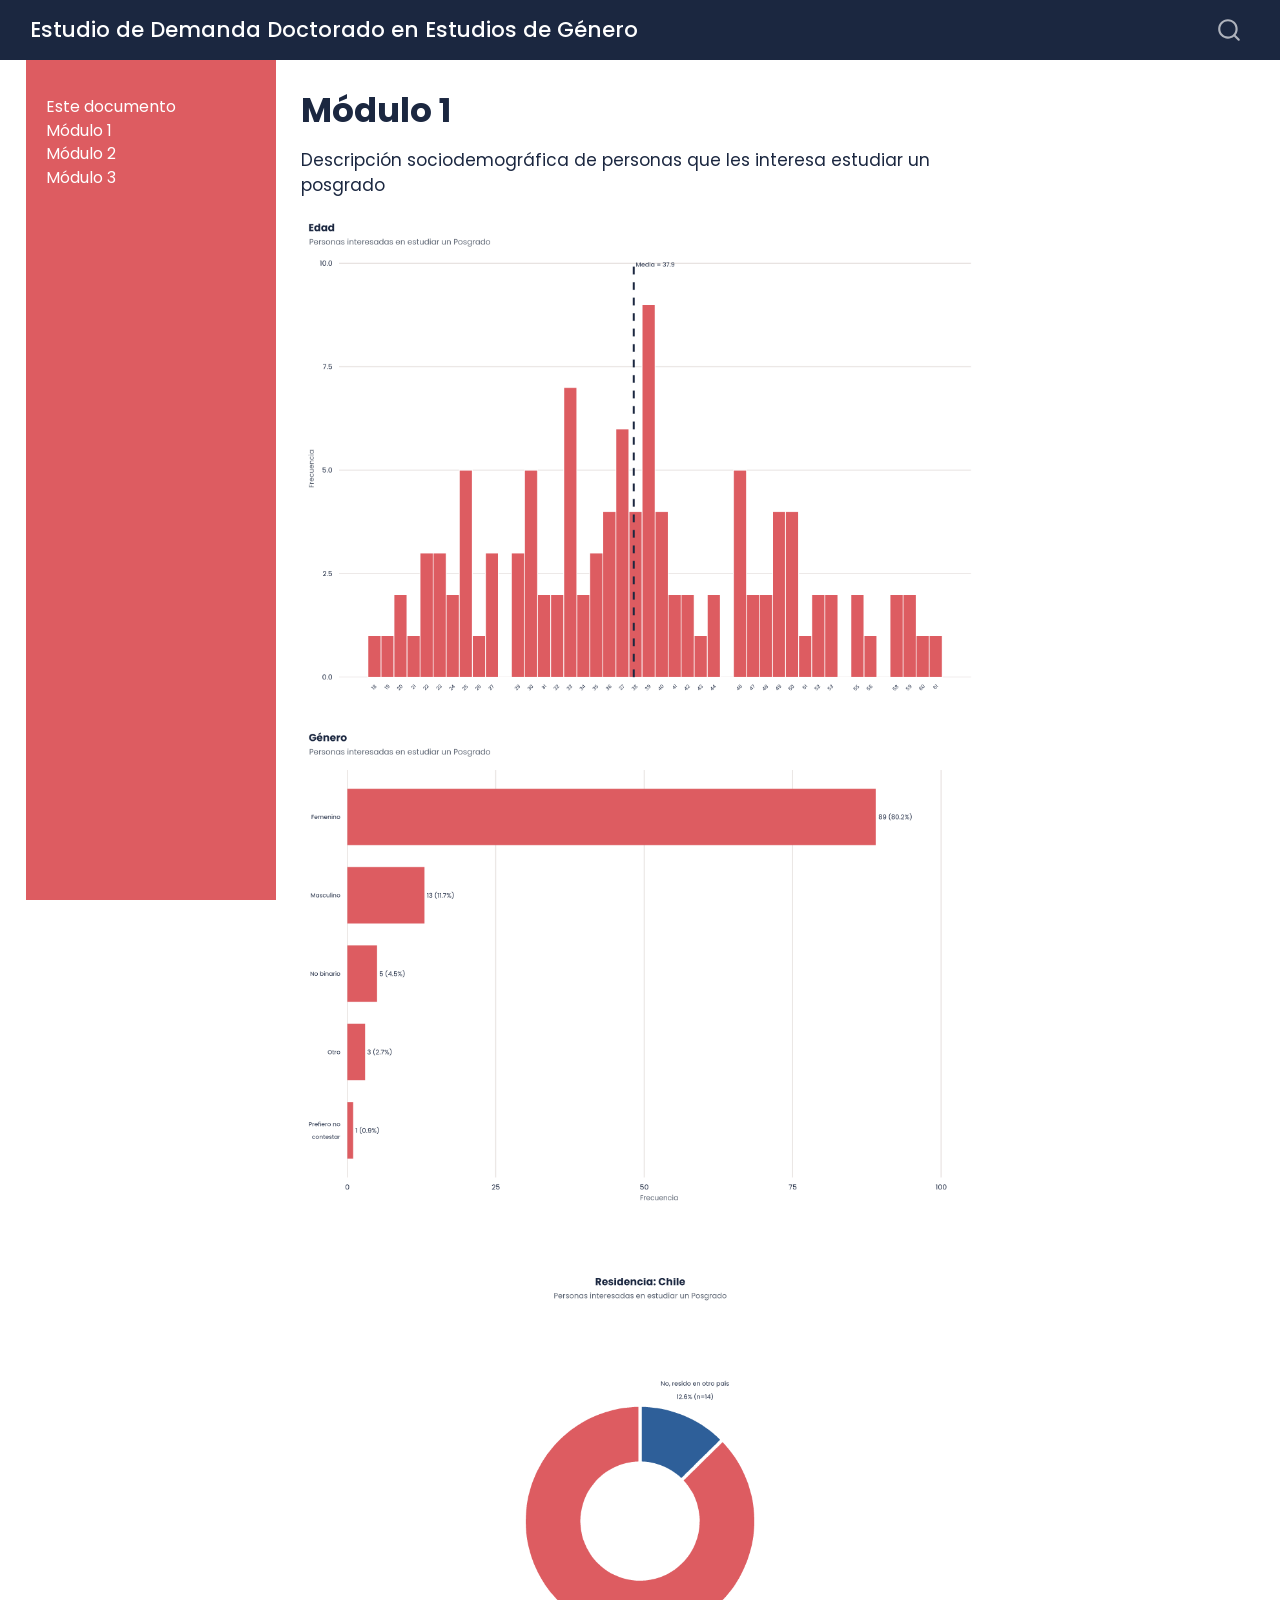
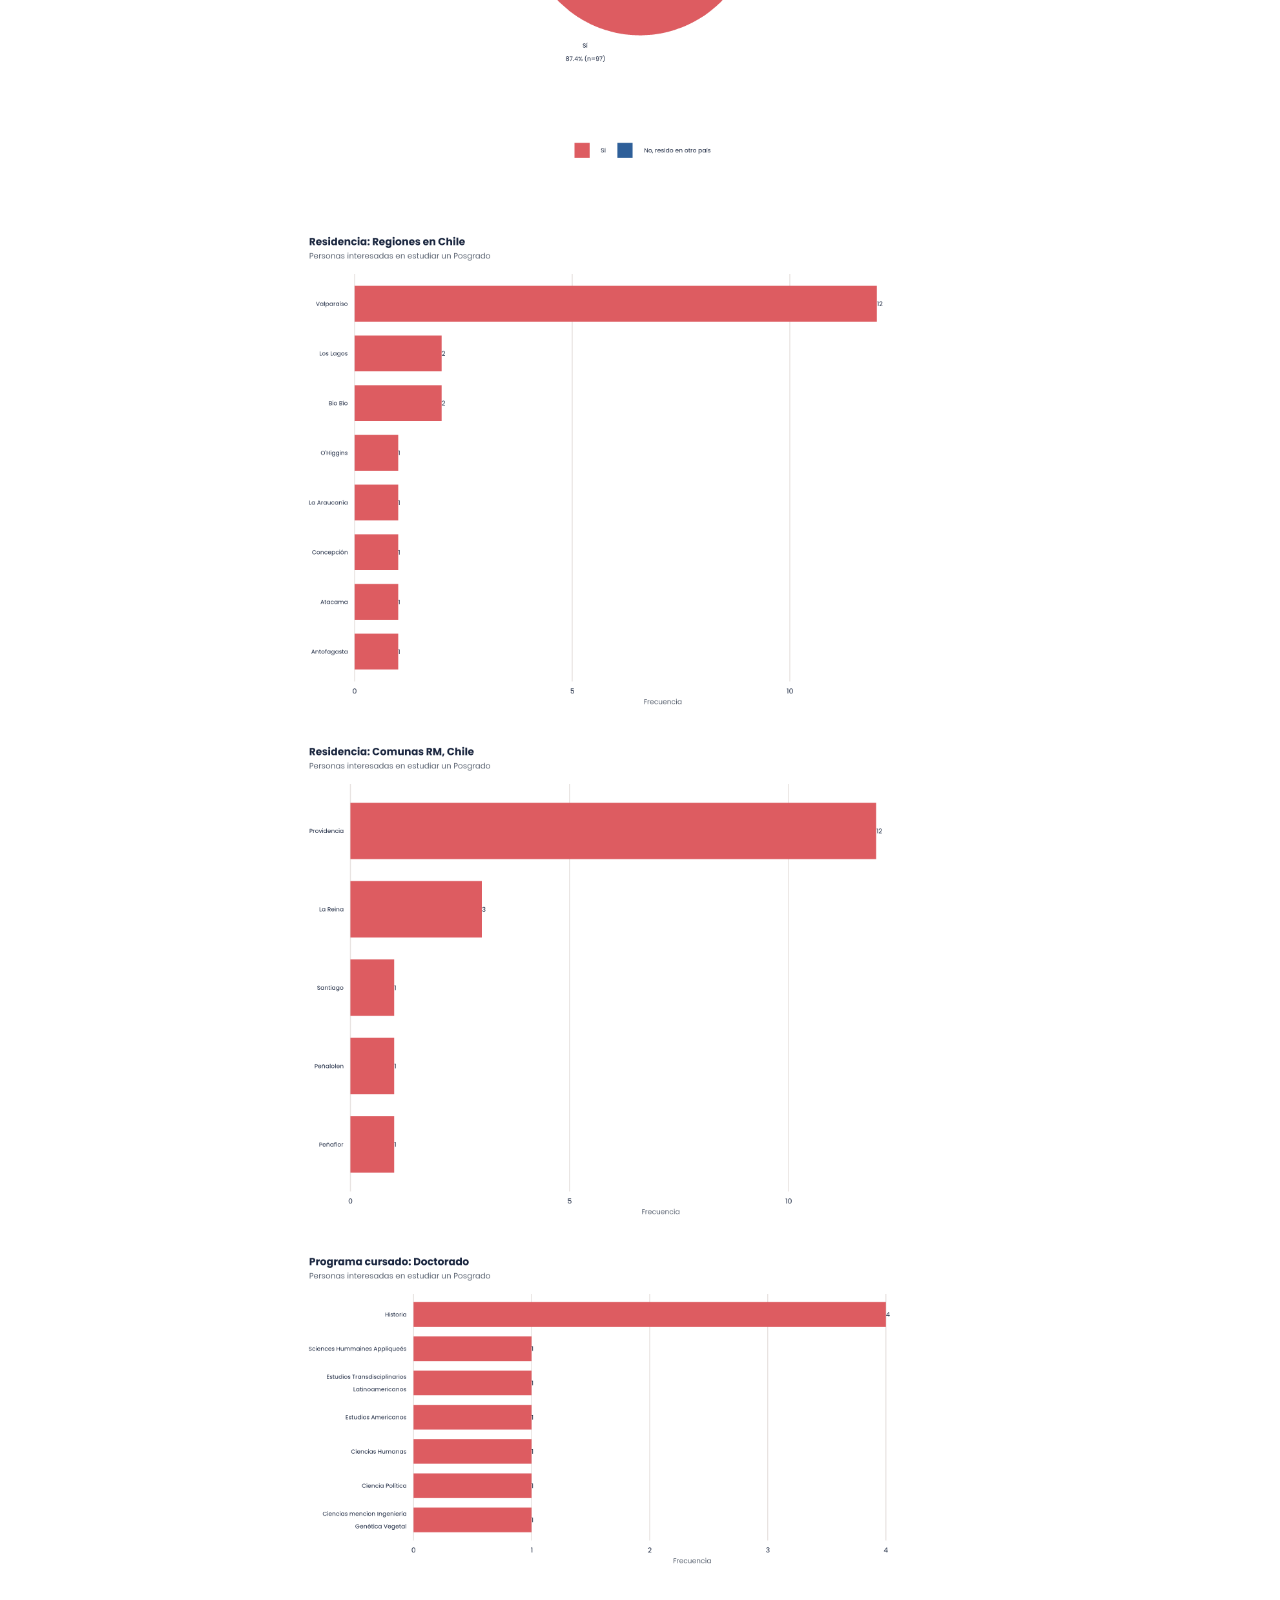
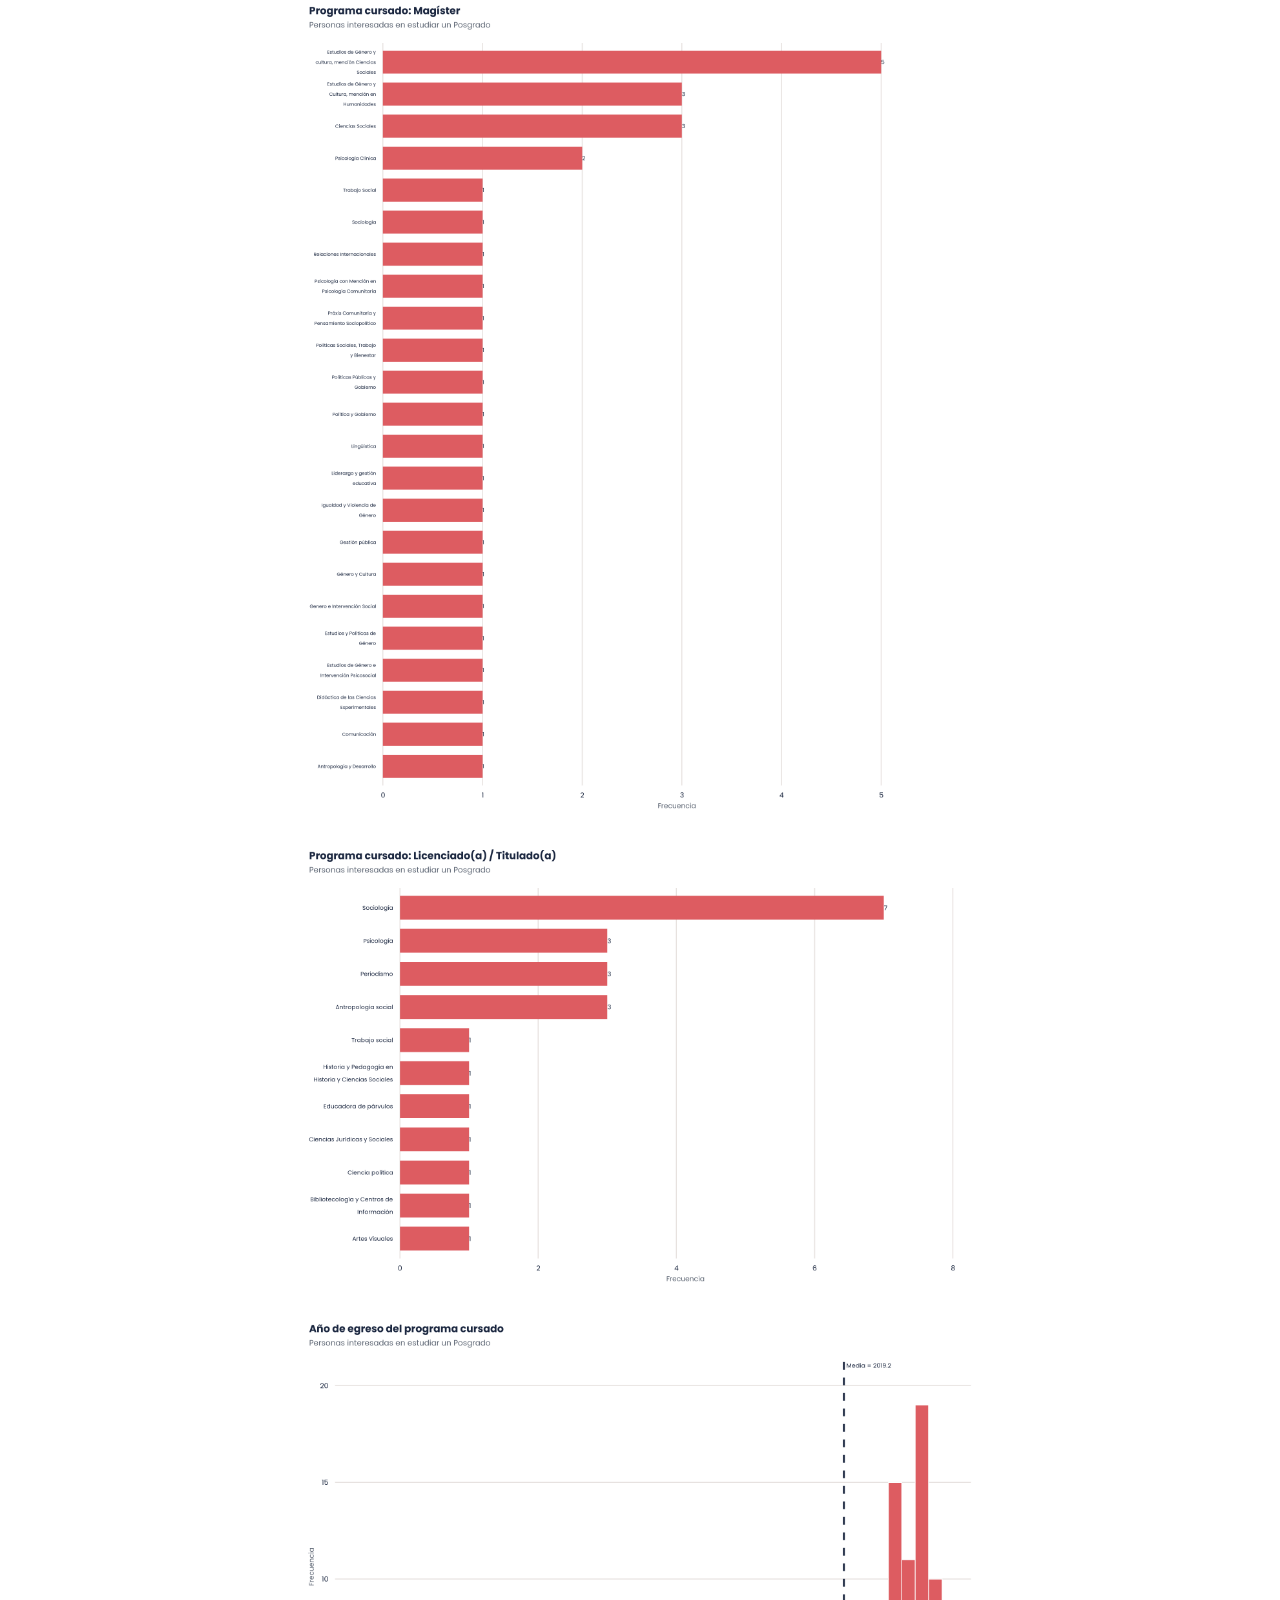
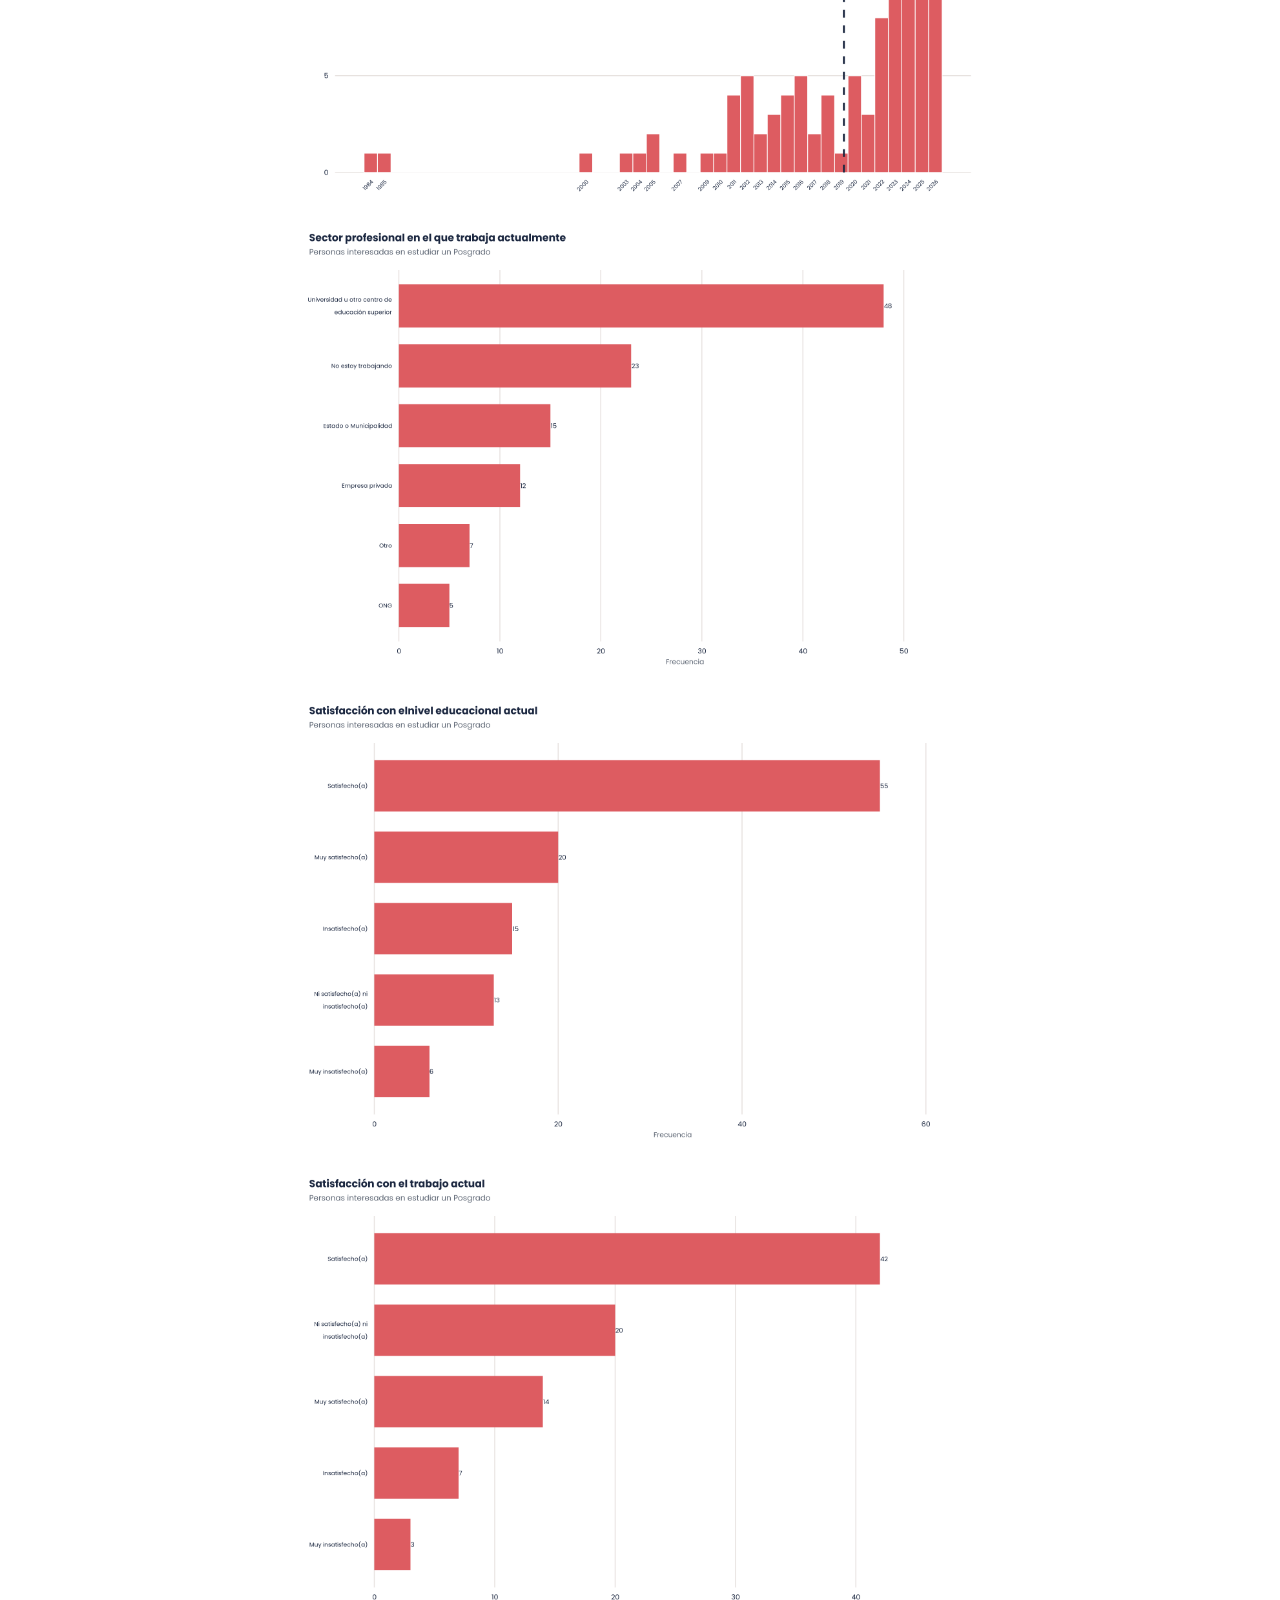
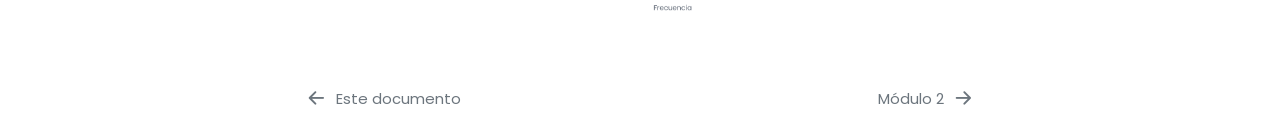
<file: _book/01-seccion1.html>
<!DOCTYPE html>
<html xmlns="http://www.w3.org/1999/xhtml" lang="en" xml:lang="en"><head>

<meta charset="utf-8">
<meta name="generator" content="quarto-1.4.554">

<meta name="viewport" content="width=device-width, initial-scale=1.0, user-scalable=yes">


<title>Estudio de Demanda Doctorado en Estudios de Género - Módulo 1</title>
<style>
code{white-space: pre-wrap;}
span.smallcaps{font-variant: small-caps;}
div.columns{display: flex; gap: min(4vw, 1.5em);}
div.column{flex: auto; overflow-x: auto;}
div.hanging-indent{margin-left: 1.5em; text-indent: -1.5em;}
ul.task-list{list-style: none;}
ul.task-list li input[type="checkbox"] {
  width: 0.8em;
  margin: 0 0.8em 0.2em -1em; /* quarto-specific, see https://github.com/quarto-dev/quarto-cli/issues/4556 */ 
  vertical-align: middle;
}
</style>


<script src="site_libs/quarto-nav/quarto-nav.js"></script>
<script src="site_libs/quarto-nav/headroom.min.js"></script>
<script src="site_libs/clipboard/clipboard.min.js"></script>
<script src="site_libs/quarto-search/autocomplete.umd.js"></script>
<script src="site_libs/quarto-search/fuse.min.js"></script>
<script src="site_libs/quarto-search/quarto-search.js"></script>
<meta name="quarto:offset" content="./">
<link href="./02-seccion2.html" rel="next">
<link href="./index.html" rel="prev">
<script src="site_libs/quarto-html/quarto.js"></script>
<script src="site_libs/quarto-html/popper.min.js"></script>
<script src="site_libs/quarto-html/tippy.umd.min.js"></script>
<script src="site_libs/quarto-html/anchor.min.js"></script>
<link href="site_libs/quarto-html/tippy.css" rel="stylesheet">
<link href="site_libs/quarto-html/quarto-syntax-highlighting.css" rel="stylesheet" id="quarto-text-highlighting-styles">
<script src="site_libs/bootstrap/bootstrap.min.js"></script>
<link href="site_libs/bootstrap/bootstrap-icons.css" rel="stylesheet">
<link href="site_libs/bootstrap/bootstrap.min.css" rel="stylesheet" id="quarto-bootstrap" data-mode="light">
<script id="quarto-search-options" type="application/json">{
  "location": "navbar",
  "copy-button": false,
  "collapse-after": 3,
  "panel-placement": "end",
  "type": "overlay",
  "limit": 50,
  "keyboard-shortcut": [
    "f",
    "/",
    "s"
  ],
  "show-item-context": false,
  "language": {
    "search-no-results-text": "No results",
    "search-matching-documents-text": "matching documents",
    "search-copy-link-title": "Copy link to search",
    "search-hide-matches-text": "Hide additional matches",
    "search-more-match-text": "more match in this document",
    "search-more-matches-text": "more matches in this document",
    "search-clear-button-title": "Clear",
    "search-text-placeholder": "",
    "search-detached-cancel-button-title": "Cancel",
    "search-submit-button-title": "Submit",
    "search-label": "Search"
  }
}</script>


</head>

<body class="nav-sidebar floating nav-fixed">

<div id="quarto-search-results"></div>
  <header id="quarto-header" class="headroom fixed-top">
    <nav class="navbar navbar-expand-lg " data-bs-theme="dark">
      <div class="navbar-container container-fluid">
      <div class="navbar-brand-container mx-auto">
    <a class="navbar-brand" href="./index.html">
    <span class="navbar-title">Estudio de Demanda Doctorado en Estudios de Género</span>
    </a>
  </div>
        <div class="quarto-navbar-tools tools-end">
</div>
          <div id="quarto-search" class="" title="Search"></div>
      </div> <!-- /container-fluid -->
    </nav>
  <nav class="quarto-secondary-nav">
    <div class="container-fluid d-flex">
      <button type="button" class="quarto-btn-toggle btn" data-bs-toggle="collapse" data-bs-target=".quarto-sidebar-collapse-item" aria-controls="quarto-sidebar" aria-expanded="false" aria-label="Toggle sidebar navigation" onclick="if (window.quartoToggleHeadroom) { window.quartoToggleHeadroom(); }">
        <i class="bi bi-layout-text-sidebar-reverse"></i>
      </button>
        <nav class="quarto-page-breadcrumbs" aria-label="breadcrumb"><ol class="breadcrumb"><li class="breadcrumb-item"><a href="./01-seccion1.html"><span class="chapter-title">Módulo 1</span></a></li></ol></nav>
        <a class="flex-grow-1" role="button" data-bs-toggle="collapse" data-bs-target=".quarto-sidebar-collapse-item" aria-controls="quarto-sidebar" aria-expanded="false" aria-label="Toggle sidebar navigation" onclick="if (window.quartoToggleHeadroom) { window.quartoToggleHeadroom(); }">      
        </a>
    </div>
  </nav>
</header>
<!-- content -->
<div id="quarto-content" class="quarto-container page-columns page-rows-contents page-layout-article page-navbar">
<!-- sidebar -->
  <nav id="quarto-sidebar" class="sidebar collapse collapse-horizontal quarto-sidebar-collapse-item sidebar-navigation floating overflow-auto">
    <div class="sidebar-menu-container"> 
    <ul class="list-unstyled mt-1">
        <li class="sidebar-item">
  <div class="sidebar-item-container"> 
  <a href="./index.html" class="sidebar-item-text sidebar-link">
 <span class="menu-text">Este documento</span></a>
  </div>
</li>
        <li class="sidebar-item">
  <div class="sidebar-item-container"> 
  <a href="./01-seccion1.html" class="sidebar-item-text sidebar-link active"><span class="chapter-title">Módulo 1</span></a>
  </div>
</li>
        <li class="sidebar-item">
  <div class="sidebar-item-container"> 
  <a href="./02-seccion2.html" class="sidebar-item-text sidebar-link"><span class="chapter-title">Módulo 2</span></a>
  </div>
</li>
        <li class="sidebar-item">
  <div class="sidebar-item-container"> 
  <a href="./03-seccion3.html" class="sidebar-item-text sidebar-link"><span class="chapter-title">Módulo 3</span></a>
  </div>
</li>
    </ul>
    </div>
</nav>
<div id="quarto-sidebar-glass" class="quarto-sidebar-collapse-item" data-bs-toggle="collapse" data-bs-target=".quarto-sidebar-collapse-item"></div>
<!-- margin-sidebar -->
    <div id="quarto-margin-sidebar" class="sidebar margin-sidebar">
        
    </div>
<!-- main -->
<main class="content" id="quarto-document-content">

<header id="title-block-header" class="quarto-title-block default">
<div class="quarto-title">
<h1 class="title"><span class="chapter-title">Módulo 1</span></h1>
</div>



<div class="quarto-title-meta">

    
  
    
  </div>
  


</header>


<p>Descripción sociodemográfica de personas que les interesa estudiar un posgrado</p>
<div class="cell">
<div class="cell-output-display">
<div>
<figure class="figure">
<p><img src="01-seccion1_files/figure-html/unnamed-chunk-4-1.png" class="img-fluid figure-img" width="2100"></p>
</figure>
</div>
</div>
</div>
<div class="cell">
<div class="cell-output-display">
<div>
<figure class="figure">
<p><img src="01-seccion1_files/figure-html/unnamed-chunk-5-1.png" class="img-fluid figure-img" width="2100"></p>
</figure>
</div>
</div>
</div>
<p><br></p>
<div class="cell">
<div class="cell-output-display">
<div>
<figure class="figure">
<p><img src="01-seccion1_files/figure-html/unnamed-chunk-6-1.png" class="img-fluid figure-img" width="2100"></p>
</figure>
</div>
</div>
</div>
<p><br></p>
<div class="cell">
<div class="cell-output-display">
<div>
<figure class="figure">
<p><img src="01-seccion1_files/figure-html/unnamed-chunk-7-1.png" class="img-fluid figure-img" width="2100"></p>
</figure>
</div>
</div>
</div>
<div class="cell">
<div class="cell-output-display">
<div>
<figure class="figure">
<p><img src="01-seccion1_files/figure-html/unnamed-chunk-8-1.png" class="img-fluid figure-img" width="2100"></p>
</figure>
</div>
</div>
</div>
<div class="cell">
<div class="cell-output-display">
<div>
<figure class="figure">
<p><img src="01-seccion1_files/figure-html/unnamed-chunk-10-1.png" class="img-fluid figure-img" width="2100"></p>
</figure>
</div>
</div>
</div>
<div class="cell">
<div class="cell-output-display">
<div>
<figure class="figure">
<p><img src="01-seccion1_files/figure-html/unnamed-chunk-12-1.png" class="img-fluid figure-img" width="2100"></p>
</figure>
</div>
</div>
</div>
<div class="cell">
<div class="cell-output-display">
<div>
<figure class="figure">
<p><img src="01-seccion1_files/figure-html/unnamed-chunk-14-1.png" class="img-fluid figure-img" width="2100"></p>
</figure>
</div>
</div>
</div>
<div class="cell">
<div class="cell-output-display">
<div>
<figure class="figure">
<p><img src="01-seccion1_files/figure-html/unnamed-chunk-15-1.png" class="img-fluid figure-img" width="2100"></p>
</figure>
</div>
</div>
</div>
<div class="cell">
<div class="cell-output-display">
<div>
<figure class="figure">
<p><img src="01-seccion1_files/figure-html/unnamed-chunk-17-1.png" class="img-fluid figure-img" width="2100"></p>
</figure>
</div>
</div>
</div>
<div class="cell">
<div class="cell-output-display">
<div>
<figure class="figure">
<p><img src="01-seccion1_files/figure-html/unnamed-chunk-19-1.png" class="img-fluid figure-img" width="2100"></p>
</figure>
</div>
</div>
</div>
<div class="cell">
<div class="cell-output-display">
<div>
<figure class="figure">
<p><img src="01-seccion1_files/figure-html/unnamed-chunk-21-1.png" class="img-fluid figure-img" width="2100"></p>
</figure>
</div>
</div>
</div>



</main> <!-- /main -->
<script id="quarto-html-after-body" type="application/javascript">
window.document.addEventListener("DOMContentLoaded", function (event) {
  const toggleBodyColorMode = (bsSheetEl) => {
    const mode = bsSheetEl.getAttribute("data-mode");
    const bodyEl = window.document.querySelector("body");
    if (mode === "dark") {
      bodyEl.classList.add("quarto-dark");
      bodyEl.classList.remove("quarto-light");
    } else {
      bodyEl.classList.add("quarto-light");
      bodyEl.classList.remove("quarto-dark");
    }
  }
  const toggleBodyColorPrimary = () => {
    const bsSheetEl = window.document.querySelector("link#quarto-bootstrap");
    if (bsSheetEl) {
      toggleBodyColorMode(bsSheetEl);
    }
  }
  toggleBodyColorPrimary();  
  const icon = "";
  const anchorJS = new window.AnchorJS();
  anchorJS.options = {
    placement: 'right',
    icon: icon
  };
  anchorJS.add('.anchored');
  const isCodeAnnotation = (el) => {
    for (const clz of el.classList) {
      if (clz.startsWith('code-annotation-')) {                     
        return true;
      }
    }
    return false;
  }
  const clipboard = new window.ClipboardJS('.code-copy-button', {
    text: function(trigger) {
      const codeEl = trigger.previousElementSibling.cloneNode(true);
      for (const childEl of codeEl.children) {
        if (isCodeAnnotation(childEl)) {
          childEl.remove();
        }
      }
      return codeEl.innerText;
    }
  });
  clipboard.on('success', function(e) {
    // button target
    const button = e.trigger;
    // don't keep focus
    button.blur();
    // flash "checked"
    button.classList.add('code-copy-button-checked');
    var currentTitle = button.getAttribute("title");
    button.setAttribute("title", "Copied!");
    let tooltip;
    if (window.bootstrap) {
      button.setAttribute("data-bs-toggle", "tooltip");
      button.setAttribute("data-bs-placement", "left");
      button.setAttribute("data-bs-title", "Copied!");
      tooltip = new bootstrap.Tooltip(button, 
        { trigger: "manual", 
          customClass: "code-copy-button-tooltip",
          offset: [0, -8]});
      tooltip.show();    
    }
    setTimeout(function() {
      if (tooltip) {
        tooltip.hide();
        button.removeAttribute("data-bs-title");
        button.removeAttribute("data-bs-toggle");
        button.removeAttribute("data-bs-placement");
      }
      button.setAttribute("title", currentTitle);
      button.classList.remove('code-copy-button-checked');
    }, 1000);
    // clear code selection
    e.clearSelection();
  });
    var localhostRegex = new RegExp(/^(?:http|https):\/\/localhost\:?[0-9]*\//);
    var mailtoRegex = new RegExp(/^mailto:/);
      var filterRegex = new RegExp('/' + window.location.host + '/');
    var isInternal = (href) => {
        return filterRegex.test(href) || localhostRegex.test(href) || mailtoRegex.test(href);
    }
    // Inspect non-navigation links and adorn them if external
 	var links = window.document.querySelectorAll('a[href]:not(.nav-link):not(.navbar-brand):not(.toc-action):not(.sidebar-link):not(.sidebar-item-toggle):not(.pagination-link):not(.no-external):not([aria-hidden]):not(.dropdown-item):not(.quarto-navigation-tool)');
    for (var i=0; i<links.length; i++) {
      const link = links[i];
      if (!isInternal(link.href)) {
        // undo the damage that might have been done by quarto-nav.js in the case of
        // links that we want to consider external
        if (link.dataset.originalHref !== undefined) {
          link.href = link.dataset.originalHref;
        }
      }
    }
  function tippyHover(el, contentFn, onTriggerFn, onUntriggerFn) {
    const config = {
      allowHTML: true,
      maxWidth: 500,
      delay: 100,
      arrow: false,
      appendTo: function(el) {
          return el.parentElement;
      },
      interactive: true,
      interactiveBorder: 10,
      theme: 'quarto',
      placement: 'bottom-start',
    };
    if (contentFn) {
      config.content = contentFn;
    }
    if (onTriggerFn) {
      config.onTrigger = onTriggerFn;
    }
    if (onUntriggerFn) {
      config.onUntrigger = onUntriggerFn;
    }
    window.tippy(el, config); 
  }
  const noterefs = window.document.querySelectorAll('a[role="doc-noteref"]');
  for (var i=0; i<noterefs.length; i++) {
    const ref = noterefs[i];
    tippyHover(ref, function() {
      // use id or data attribute instead here
      let href = ref.getAttribute('data-footnote-href') || ref.getAttribute('href');
      try { href = new URL(href).hash; } catch {}
      const id = href.replace(/^#\/?/, "");
      const note = window.document.getElementById(id);
      if (note) {
        return note.innerHTML;
      } else {
        return "";
      }
    });
  }
  const xrefs = window.document.querySelectorAll('a.quarto-xref');
  const processXRef = (id, note) => {
    // Strip column container classes
    const stripColumnClz = (el) => {
      el.classList.remove("page-full", "page-columns");
      if (el.children) {
        for (const child of el.children) {
          stripColumnClz(child);
        }
      }
    }
    stripColumnClz(note)
    if (id === null || id.startsWith('sec-')) {
      // Special case sections, only their first couple elements
      const container = document.createElement("div");
      if (note.children && note.children.length > 2) {
        container.appendChild(note.children[0].cloneNode(true));
        for (let i = 1; i < note.children.length; i++) {
          const child = note.children[i];
          if (child.tagName === "P" && child.innerText === "") {
            continue;
          } else {
            container.appendChild(child.cloneNode(true));
            break;
          }
        }
        if (window.Quarto?.typesetMath) {
          window.Quarto.typesetMath(container);
        }
        return container.innerHTML
      } else {
        if (window.Quarto?.typesetMath) {
          window.Quarto.typesetMath(note);
        }
        return note.innerHTML;
      }
    } else {
      // Remove any anchor links if they are present
      const anchorLink = note.querySelector('a.anchorjs-link');
      if (anchorLink) {
        anchorLink.remove();
      }
      if (window.Quarto?.typesetMath) {
        window.Quarto.typesetMath(note);
      }
      // TODO in 1.5, we should make sure this works without a callout special case
      if (note.classList.contains("callout")) {
        return note.outerHTML;
      } else {
        return note.innerHTML;
      }
    }
  }
  for (var i=0; i<xrefs.length; i++) {
    const xref = xrefs[i];
    tippyHover(xref, undefined, function(instance) {
      instance.disable();
      let url = xref.getAttribute('href');
      let hash = undefined; 
      if (url.startsWith('#')) {
        hash = url;
      } else {
        try { hash = new URL(url).hash; } catch {}
      }
      if (hash) {
        const id = hash.replace(/^#\/?/, "");
        const note = window.document.getElementById(id);
        if (note !== null) {
          try {
            const html = processXRef(id, note.cloneNode(true));
            instance.setContent(html);
          } finally {
            instance.enable();
            instance.show();
          }
        } else {
          // See if we can fetch this
          fetch(url.split('#')[0])
          .then(res => res.text())
          .then(html => {
            const parser = new DOMParser();
            const htmlDoc = parser.parseFromString(html, "text/html");
            const note = htmlDoc.getElementById(id);
            if (note !== null) {
              const html = processXRef(id, note);
              instance.setContent(html);
            } 
          }).finally(() => {
            instance.enable();
            instance.show();
          });
        }
      } else {
        // See if we can fetch a full url (with no hash to target)
        // This is a special case and we should probably do some content thinning / targeting
        fetch(url)
        .then(res => res.text())
        .then(html => {
          const parser = new DOMParser();
          const htmlDoc = parser.parseFromString(html, "text/html");
          const note = htmlDoc.querySelector('main.content');
          if (note !== null) {
            // This should only happen for chapter cross references
            // (since there is no id in the URL)
            // remove the first header
            if (note.children.length > 0 && note.children[0].tagName === "HEADER") {
              note.children[0].remove();
            }
            const html = processXRef(null, note);
            instance.setContent(html);
          } 
        }).finally(() => {
          instance.enable();
          instance.show();
        });
      }
    }, function(instance) {
    });
  }
      let selectedAnnoteEl;
      const selectorForAnnotation = ( cell, annotation) => {
        let cellAttr = 'data-code-cell="' + cell + '"';
        let lineAttr = 'data-code-annotation="' +  annotation + '"';
        const selector = 'span[' + cellAttr + '][' + lineAttr + ']';
        return selector;
      }
      const selectCodeLines = (annoteEl) => {
        const doc = window.document;
        const targetCell = annoteEl.getAttribute("data-target-cell");
        const targetAnnotation = annoteEl.getAttribute("data-target-annotation");
        const annoteSpan = window.document.querySelector(selectorForAnnotation(targetCell, targetAnnotation));
        const lines = annoteSpan.getAttribute("data-code-lines").split(",");
        const lineIds = lines.map((line) => {
          return targetCell + "-" + line;
        })
        let top = null;
        let height = null;
        let parent = null;
        if (lineIds.length > 0) {
            //compute the position of the single el (top and bottom and make a div)
            const el = window.document.getElementById(lineIds[0]);
            top = el.offsetTop;
            height = el.offsetHeight;
            parent = el.parentElement.parentElement;
          if (lineIds.length > 1) {
            const lastEl = window.document.getElementById(lineIds[lineIds.length - 1]);
            const bottom = lastEl.offsetTop + lastEl.offsetHeight;
            height = bottom - top;
          }
          if (top !== null && height !== null && parent !== null) {
            // cook up a div (if necessary) and position it 
            let div = window.document.getElementById("code-annotation-line-highlight");
            if (div === null) {
              div = window.document.createElement("div");
              div.setAttribute("id", "code-annotation-line-highlight");
              div.style.position = 'absolute';
              parent.appendChild(div);
            }
            div.style.top = top - 2 + "px";
            div.style.height = height + 4 + "px";
            div.style.left = 0;
            let gutterDiv = window.document.getElementById("code-annotation-line-highlight-gutter");
            if (gutterDiv === null) {
              gutterDiv = window.document.createElement("div");
              gutterDiv.setAttribute("id", "code-annotation-line-highlight-gutter");
              gutterDiv.style.position = 'absolute';
              const codeCell = window.document.getElementById(targetCell);
              const gutter = codeCell.querySelector('.code-annotation-gutter');
              gutter.appendChild(gutterDiv);
            }
            gutterDiv.style.top = top - 2 + "px";
            gutterDiv.style.height = height + 4 + "px";
          }
          selectedAnnoteEl = annoteEl;
        }
      };
      const unselectCodeLines = () => {
        const elementsIds = ["code-annotation-line-highlight", "code-annotation-line-highlight-gutter"];
        elementsIds.forEach((elId) => {
          const div = window.document.getElementById(elId);
          if (div) {
            div.remove();
          }
        });
        selectedAnnoteEl = undefined;
      };
        // Handle positioning of the toggle
    window.addEventListener(
      "resize",
      throttle(() => {
        elRect = undefined;
        if (selectedAnnoteEl) {
          selectCodeLines(selectedAnnoteEl);
        }
      }, 10)
    );
    function throttle(fn, ms) {
    let throttle = false;
    let timer;
      return (...args) => {
        if(!throttle) { // first call gets through
            fn.apply(this, args);
            throttle = true;
        } else { // all the others get throttled
            if(timer) clearTimeout(timer); // cancel #2
            timer = setTimeout(() => {
              fn.apply(this, args);
              timer = throttle = false;
            }, ms);
        }
      };
    }
      // Attach click handler to the DT
      const annoteDls = window.document.querySelectorAll('dt[data-target-cell]');
      for (const annoteDlNode of annoteDls) {
        annoteDlNode.addEventListener('click', (event) => {
          const clickedEl = event.target;
          if (clickedEl !== selectedAnnoteEl) {
            unselectCodeLines();
            const activeEl = window.document.querySelector('dt[data-target-cell].code-annotation-active');
            if (activeEl) {
              activeEl.classList.remove('code-annotation-active');
            }
            selectCodeLines(clickedEl);
            clickedEl.classList.add('code-annotation-active');
          } else {
            // Unselect the line
            unselectCodeLines();
            clickedEl.classList.remove('code-annotation-active');
          }
        });
      }
  const findCites = (el) => {
    const parentEl = el.parentElement;
    if (parentEl) {
      const cites = parentEl.dataset.cites;
      if (cites) {
        return {
          el,
          cites: cites.split(' ')
        };
      } else {
        return findCites(el.parentElement)
      }
    } else {
      return undefined;
    }
  };
  var bibliorefs = window.document.querySelectorAll('a[role="doc-biblioref"]');
  for (var i=0; i<bibliorefs.length; i++) {
    const ref = bibliorefs[i];
    const citeInfo = findCites(ref);
    if (citeInfo) {
      tippyHover(citeInfo.el, function() {
        var popup = window.document.createElement('div');
        citeInfo.cites.forEach(function(cite) {
          var citeDiv = window.document.createElement('div');
          citeDiv.classList.add('hanging-indent');
          citeDiv.classList.add('csl-entry');
          var biblioDiv = window.document.getElementById('ref-' + cite);
          if (biblioDiv) {
            citeDiv.innerHTML = biblioDiv.innerHTML;
          }
          popup.appendChild(citeDiv);
        });
        return popup.innerHTML;
      });
    }
  }
});
</script>
<nav class="page-navigation">
  <div class="nav-page nav-page-previous">
      <a href="./index.html" class="pagination-link" aria-label="Este documento">
        <i class="bi bi-arrow-left-short"></i> <span class="nav-page-text">Este documento</span>
      </a>          
  </div>
  <div class="nav-page nav-page-next">
      <a href="./02-seccion2.html" class="pagination-link" aria-label="Módulo 2">
        <span class="nav-page-text"><span class="chapter-title">Módulo 2</span></span> <i class="bi bi-arrow-right-short"></i>
      </a>
  </div>
</nav>
</div> <!-- /content -->




</body></html>
</file>
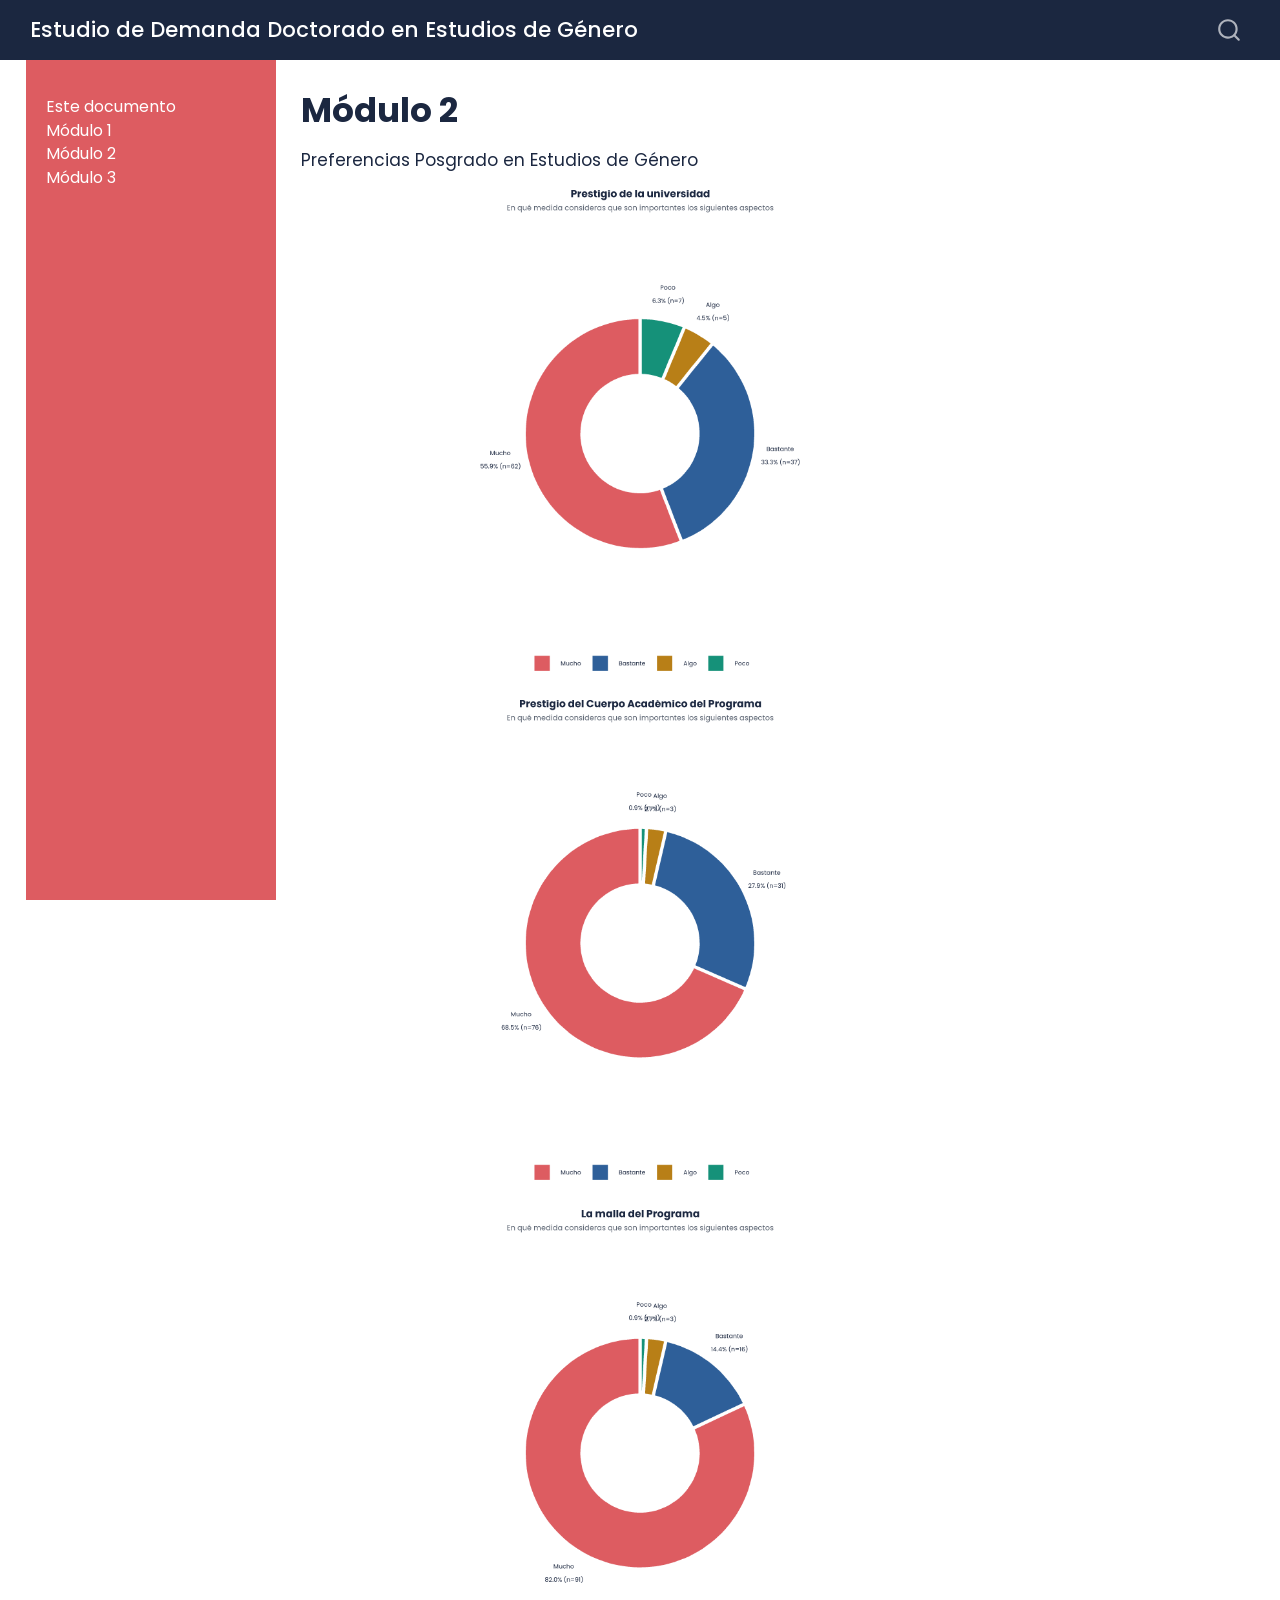
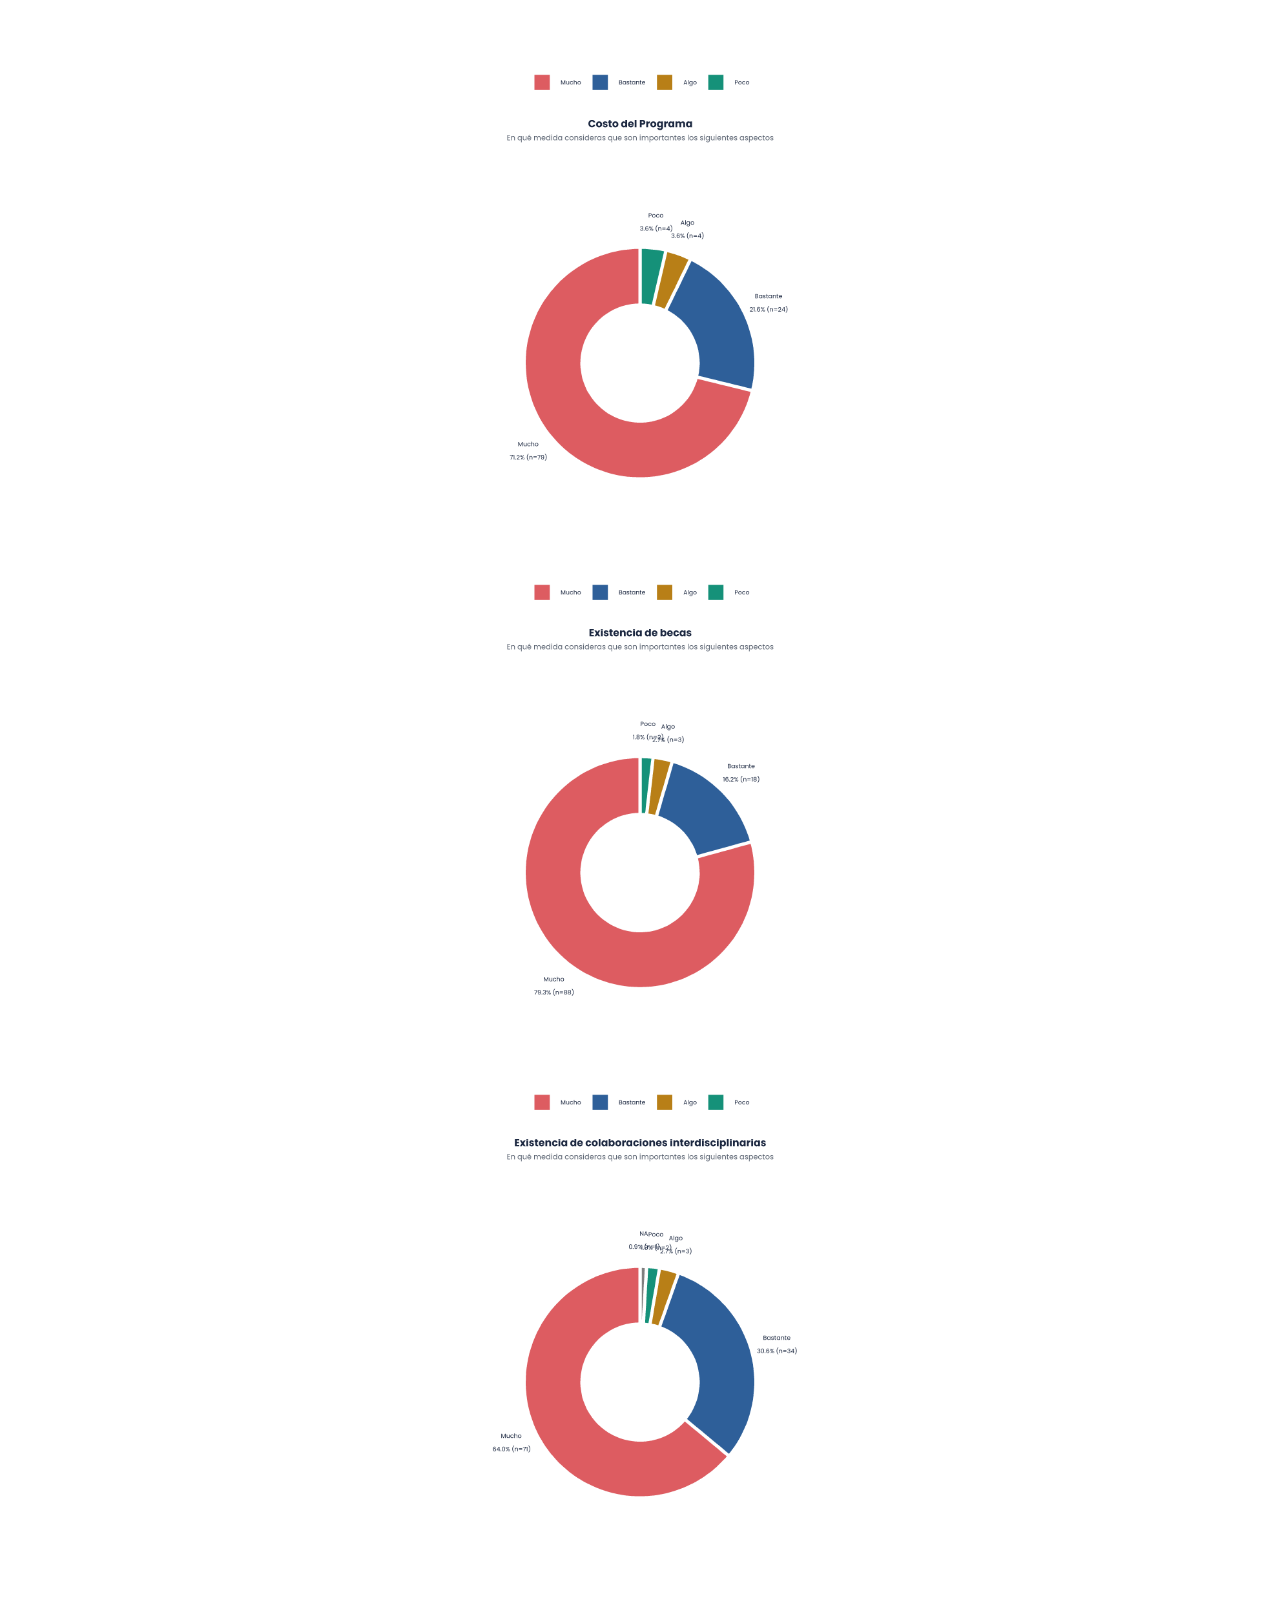
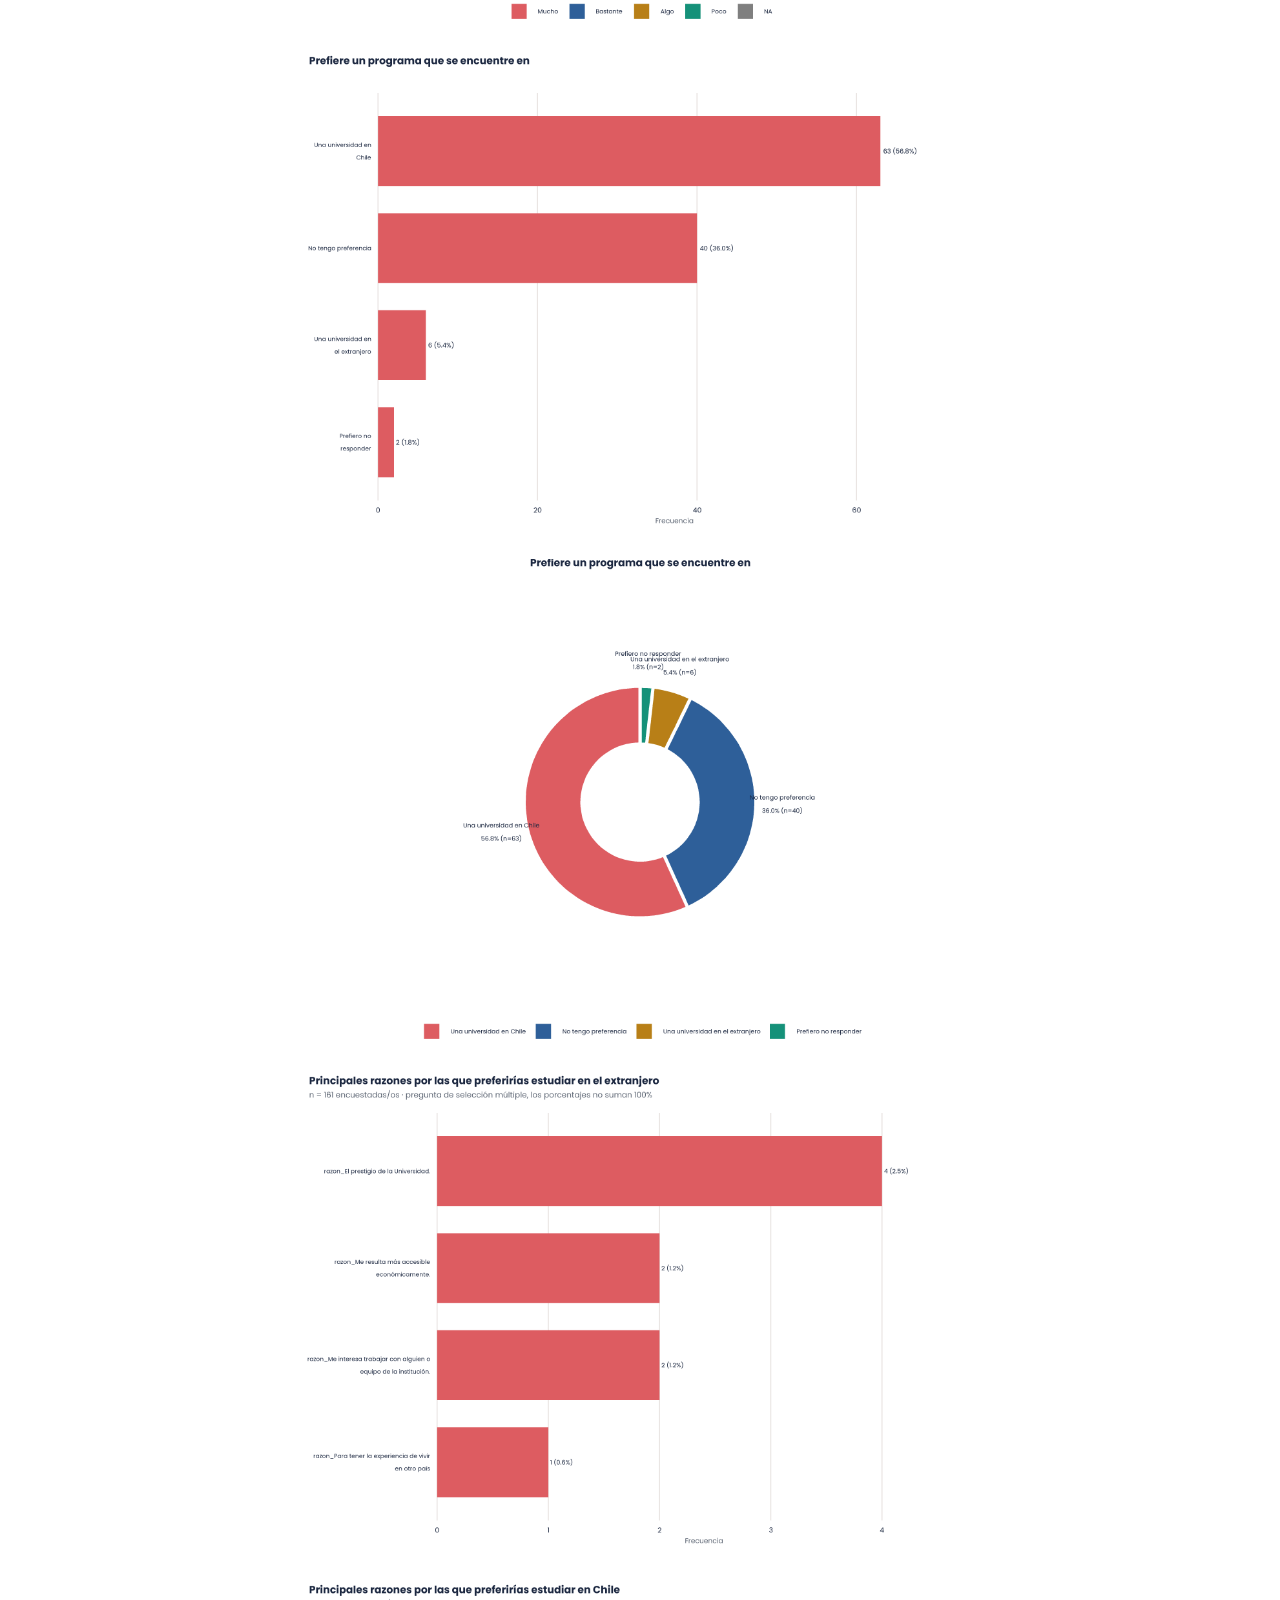
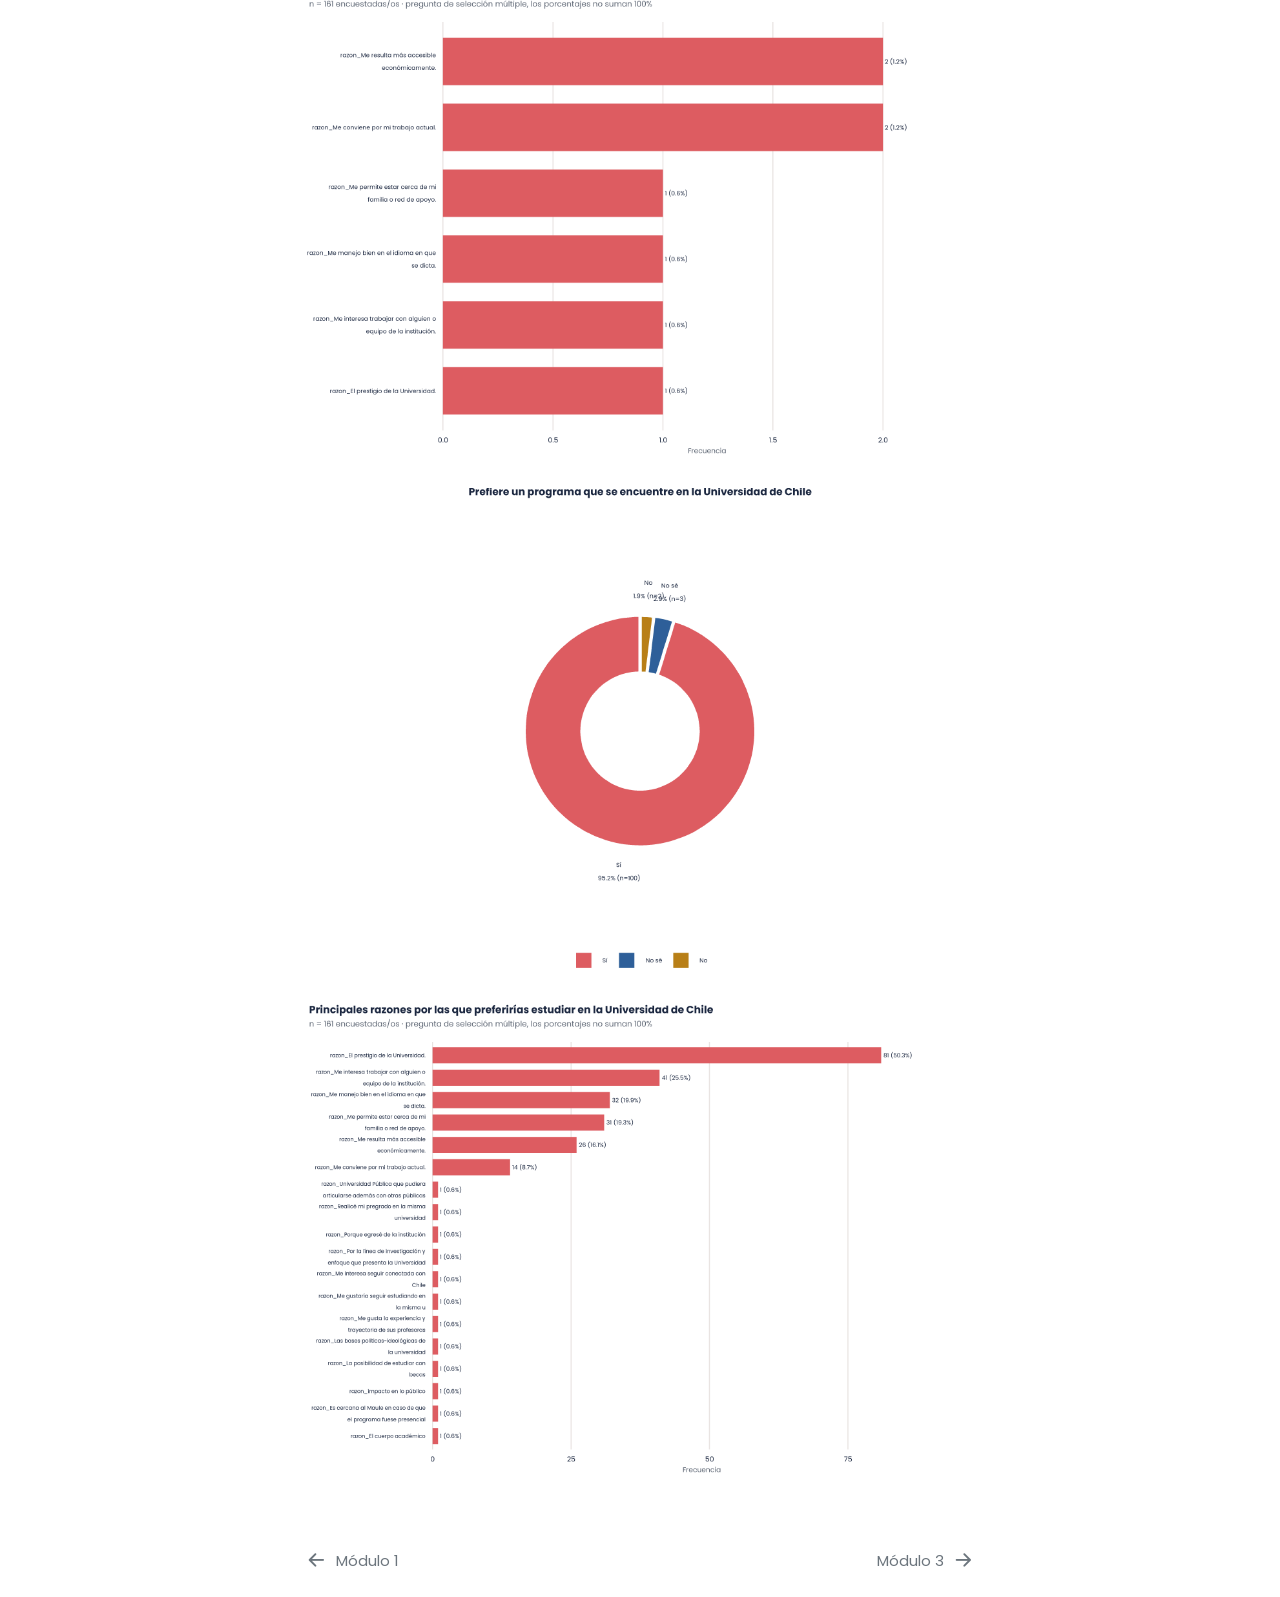
<file: _book/02-seccion2.html>
<!DOCTYPE html>
<html xmlns="http://www.w3.org/1999/xhtml" lang="en" xml:lang="en"><head>

<meta charset="utf-8">
<meta name="generator" content="quarto-1.4.554">

<meta name="viewport" content="width=device-width, initial-scale=1.0, user-scalable=yes">


<title>Estudio de Demanda Doctorado en Estudios de Género - Módulo 2</title>
<style>
code{white-space: pre-wrap;}
span.smallcaps{font-variant: small-caps;}
div.columns{display: flex; gap: min(4vw, 1.5em);}
div.column{flex: auto; overflow-x: auto;}
div.hanging-indent{margin-left: 1.5em; text-indent: -1.5em;}
ul.task-list{list-style: none;}
ul.task-list li input[type="checkbox"] {
  width: 0.8em;
  margin: 0 0.8em 0.2em -1em; /* quarto-specific, see https://github.com/quarto-dev/quarto-cli/issues/4556 */ 
  vertical-align: middle;
}
</style>


<script src="site_libs/quarto-nav/quarto-nav.js"></script>
<script src="site_libs/quarto-nav/headroom.min.js"></script>
<script src="site_libs/clipboard/clipboard.min.js"></script>
<script src="site_libs/quarto-search/autocomplete.umd.js"></script>
<script src="site_libs/quarto-search/fuse.min.js"></script>
<script src="site_libs/quarto-search/quarto-search.js"></script>
<meta name="quarto:offset" content="./">
<link href="./03-seccion3.html" rel="next">
<link href="./01-seccion1.html" rel="prev">
<script src="site_libs/quarto-html/quarto.js"></script>
<script src="site_libs/quarto-html/popper.min.js"></script>
<script src="site_libs/quarto-html/tippy.umd.min.js"></script>
<script src="site_libs/quarto-html/anchor.min.js"></script>
<link href="site_libs/quarto-html/tippy.css" rel="stylesheet">
<link href="site_libs/quarto-html/quarto-syntax-highlighting.css" rel="stylesheet" id="quarto-text-highlighting-styles">
<script src="site_libs/bootstrap/bootstrap.min.js"></script>
<link href="site_libs/bootstrap/bootstrap-icons.css" rel="stylesheet">
<link href="site_libs/bootstrap/bootstrap.min.css" rel="stylesheet" id="quarto-bootstrap" data-mode="light">
<script id="quarto-search-options" type="application/json">{
  "location": "navbar",
  "copy-button": false,
  "collapse-after": 3,
  "panel-placement": "end",
  "type": "overlay",
  "limit": 50,
  "keyboard-shortcut": [
    "f",
    "/",
    "s"
  ],
  "show-item-context": false,
  "language": {
    "search-no-results-text": "No results",
    "search-matching-documents-text": "matching documents",
    "search-copy-link-title": "Copy link to search",
    "search-hide-matches-text": "Hide additional matches",
    "search-more-match-text": "more match in this document",
    "search-more-matches-text": "more matches in this document",
    "search-clear-button-title": "Clear",
    "search-text-placeholder": "",
    "search-detached-cancel-button-title": "Cancel",
    "search-submit-button-title": "Submit",
    "search-label": "Search"
  }
}</script>


</head>

<body class="nav-sidebar floating nav-fixed">

<div id="quarto-search-results"></div>
  <header id="quarto-header" class="headroom fixed-top">
    <nav class="navbar navbar-expand-lg " data-bs-theme="dark">
      <div class="navbar-container container-fluid">
      <div class="navbar-brand-container mx-auto">
    <a class="navbar-brand" href="./index.html">
    <span class="navbar-title">Estudio de Demanda Doctorado en Estudios de Género</span>
    </a>
  </div>
        <div class="quarto-navbar-tools tools-end">
</div>
          <div id="quarto-search" class="" title="Search"></div>
      </div> <!-- /container-fluid -->
    </nav>
  <nav class="quarto-secondary-nav">
    <div class="container-fluid d-flex">
      <button type="button" class="quarto-btn-toggle btn" data-bs-toggle="collapse" data-bs-target=".quarto-sidebar-collapse-item" aria-controls="quarto-sidebar" aria-expanded="false" aria-label="Toggle sidebar navigation" onclick="if (window.quartoToggleHeadroom) { window.quartoToggleHeadroom(); }">
        <i class="bi bi-layout-text-sidebar-reverse"></i>
      </button>
        <nav class="quarto-page-breadcrumbs" aria-label="breadcrumb"><ol class="breadcrumb"><li class="breadcrumb-item"><a href="./02-seccion2.html"><span class="chapter-title">Módulo 2</span></a></li></ol></nav>
        <a class="flex-grow-1" role="button" data-bs-toggle="collapse" data-bs-target=".quarto-sidebar-collapse-item" aria-controls="quarto-sidebar" aria-expanded="false" aria-label="Toggle sidebar navigation" onclick="if (window.quartoToggleHeadroom) { window.quartoToggleHeadroom(); }">      
        </a>
    </div>
  </nav>
</header>
<!-- content -->
<div id="quarto-content" class="quarto-container page-columns page-rows-contents page-layout-article page-navbar">
<!-- sidebar -->
  <nav id="quarto-sidebar" class="sidebar collapse collapse-horizontal quarto-sidebar-collapse-item sidebar-navigation floating overflow-auto">
    <div class="sidebar-menu-container"> 
    <ul class="list-unstyled mt-1">
        <li class="sidebar-item">
  <div class="sidebar-item-container"> 
  <a href="./index.html" class="sidebar-item-text sidebar-link">
 <span class="menu-text">Este documento</span></a>
  </div>
</li>
        <li class="sidebar-item">
  <div class="sidebar-item-container"> 
  <a href="./01-seccion1.html" class="sidebar-item-text sidebar-link"><span class="chapter-title">Módulo 1</span></a>
  </div>
</li>
        <li class="sidebar-item">
  <div class="sidebar-item-container"> 
  <a href="./02-seccion2.html" class="sidebar-item-text sidebar-link active"><span class="chapter-title">Módulo 2</span></a>
  </div>
</li>
        <li class="sidebar-item">
  <div class="sidebar-item-container"> 
  <a href="./03-seccion3.html" class="sidebar-item-text sidebar-link"><span class="chapter-title">Módulo 3</span></a>
  </div>
</li>
    </ul>
    </div>
</nav>
<div id="quarto-sidebar-glass" class="quarto-sidebar-collapse-item" data-bs-toggle="collapse" data-bs-target=".quarto-sidebar-collapse-item"></div>
<!-- margin-sidebar -->
    <div id="quarto-margin-sidebar" class="sidebar margin-sidebar">
        
    </div>
<!-- main -->
<main class="content" id="quarto-document-content">

<header id="title-block-header" class="quarto-title-block default">
<div class="quarto-title">
<h1 class="title"><span class="chapter-title">Módulo 2</span></h1>
</div>



<div class="quarto-title-meta">

    
  
    
  </div>
  


</header>


<p>Preferencias Posgrado en Estudios de Género</p>
<div class="cell">
<div class="cell-output-display">
<div>
<figure class="figure">
<p><img src="02-seccion2_files/figure-html/unnamed-chunk-3-1.png" class="img-fluid figure-img" width="2100"></p>
</figure>
</div>
</div>
</div>
<div class="cell">
<div class="cell-output-display">
<div>
<figure class="figure">
<p><img src="02-seccion2_files/figure-html/unnamed-chunk-4-1.png" class="img-fluid figure-img" width="2100"></p>
</figure>
</div>
</div>
</div>
<div class="cell">
<div class="cell-output-display">
<div>
<figure class="figure">
<p><img src="02-seccion2_files/figure-html/unnamed-chunk-5-1.png" class="img-fluid figure-img" width="2100"></p>
</figure>
</div>
</div>
</div>
<div class="cell">
<div class="cell-output-display">
<div>
<figure class="figure">
<p><img src="02-seccion2_files/figure-html/unnamed-chunk-6-1.png" class="img-fluid figure-img" width="2100"></p>
</figure>
</div>
</div>
</div>
<div class="cell">
<div class="cell-output-display">
<div>
<figure class="figure">
<p><img src="02-seccion2_files/figure-html/unnamed-chunk-7-1.png" class="img-fluid figure-img" width="2100"></p>
</figure>
</div>
</div>
</div>
<div class="cell">
<div class="cell-output-display">
<div>
<figure class="figure">
<p><img src="02-seccion2_files/figure-html/unnamed-chunk-8-1.png" class="img-fluid figure-img" width="2100"></p>
</figure>
</div>
</div>
</div>
<div class="cell">
<div class="cell-output-display">
<div>
<figure class="figure">
<p><img src="02-seccion2_files/figure-html/unnamed-chunk-9-1.png" class="img-fluid figure-img" width="2100"></p>
</figure>
</div>
</div>
</div>
<div class="cell">
<div class="cell-output-display">
<div>
<figure class="figure">
<p><img src="02-seccion2_files/figure-html/unnamed-chunk-10-1.png" class="img-fluid figure-img" width="2100"></p>
</figure>
</div>
</div>
</div>
<div class="cell">
<div class="cell-output-display">
<div>
<figure class="figure">
<p><img src="02-seccion2_files/figure-html/unnamed-chunk-12-1.png" class="img-fluid figure-img" width="2100"></p>
</figure>
</div>
</div>
</div>
<div class="cell">
<div class="cell-output-display">
<div>
<figure class="figure">
<p><img src="02-seccion2_files/figure-html/unnamed-chunk-14-1.png" class="img-fluid figure-img" width="2100"></p>
</figure>
</div>
</div>
</div>
<div class="cell">
<div class="cell-output-display">
<div>
<figure class="figure">
<p><img src="02-seccion2_files/figure-html/unnamed-chunk-15-1.png" class="img-fluid figure-img" width="2100"></p>
</figure>
</div>
</div>
</div>
<div class="cell">
<div class="cell-output-display">
<div>
<figure class="figure">
<p><img src="02-seccion2_files/figure-html/unnamed-chunk-17-1.png" class="img-fluid figure-img" width="2100"></p>
</figure>
</div>
</div>
</div>



</main> <!-- /main -->
<script id="quarto-html-after-body" type="application/javascript">
window.document.addEventListener("DOMContentLoaded", function (event) {
  const toggleBodyColorMode = (bsSheetEl) => {
    const mode = bsSheetEl.getAttribute("data-mode");
    const bodyEl = window.document.querySelector("body");
    if (mode === "dark") {
      bodyEl.classList.add("quarto-dark");
      bodyEl.classList.remove("quarto-light");
    } else {
      bodyEl.classList.add("quarto-light");
      bodyEl.classList.remove("quarto-dark");
    }
  }
  const toggleBodyColorPrimary = () => {
    const bsSheetEl = window.document.querySelector("link#quarto-bootstrap");
    if (bsSheetEl) {
      toggleBodyColorMode(bsSheetEl);
    }
  }
  toggleBodyColorPrimary();  
  const icon = "";
  const anchorJS = new window.AnchorJS();
  anchorJS.options = {
    placement: 'right',
    icon: icon
  };
  anchorJS.add('.anchored');
  const isCodeAnnotation = (el) => {
    for (const clz of el.classList) {
      if (clz.startsWith('code-annotation-')) {                     
        return true;
      }
    }
    return false;
  }
  const clipboard = new window.ClipboardJS('.code-copy-button', {
    text: function(trigger) {
      const codeEl = trigger.previousElementSibling.cloneNode(true);
      for (const childEl of codeEl.children) {
        if (isCodeAnnotation(childEl)) {
          childEl.remove();
        }
      }
      return codeEl.innerText;
    }
  });
  clipboard.on('success', function(e) {
    // button target
    const button = e.trigger;
    // don't keep focus
    button.blur();
    // flash "checked"
    button.classList.add('code-copy-button-checked');
    var currentTitle = button.getAttribute("title");
    button.setAttribute("title", "Copied!");
    let tooltip;
    if (window.bootstrap) {
      button.setAttribute("data-bs-toggle", "tooltip");
      button.setAttribute("data-bs-placement", "left");
      button.setAttribute("data-bs-title", "Copied!");
      tooltip = new bootstrap.Tooltip(button, 
        { trigger: "manual", 
          customClass: "code-copy-button-tooltip",
          offset: [0, -8]});
      tooltip.show();    
    }
    setTimeout(function() {
      if (tooltip) {
        tooltip.hide();
        button.removeAttribute("data-bs-title");
        button.removeAttribute("data-bs-toggle");
        button.removeAttribute("data-bs-placement");
      }
      button.setAttribute("title", currentTitle);
      button.classList.remove('code-copy-button-checked');
    }, 1000);
    // clear code selection
    e.clearSelection();
  });
    var localhostRegex = new RegExp(/^(?:http|https):\/\/localhost\:?[0-9]*\//);
    var mailtoRegex = new RegExp(/^mailto:/);
      var filterRegex = new RegExp('/' + window.location.host + '/');
    var isInternal = (href) => {
        return filterRegex.test(href) || localhostRegex.test(href) || mailtoRegex.test(href);
    }
    // Inspect non-navigation links and adorn them if external
 	var links = window.document.querySelectorAll('a[href]:not(.nav-link):not(.navbar-brand):not(.toc-action):not(.sidebar-link):not(.sidebar-item-toggle):not(.pagination-link):not(.no-external):not([aria-hidden]):not(.dropdown-item):not(.quarto-navigation-tool)');
    for (var i=0; i<links.length; i++) {
      const link = links[i];
      if (!isInternal(link.href)) {
        // undo the damage that might have been done by quarto-nav.js in the case of
        // links that we want to consider external
        if (link.dataset.originalHref !== undefined) {
          link.href = link.dataset.originalHref;
        }
      }
    }
  function tippyHover(el, contentFn, onTriggerFn, onUntriggerFn) {
    const config = {
      allowHTML: true,
      maxWidth: 500,
      delay: 100,
      arrow: false,
      appendTo: function(el) {
          return el.parentElement;
      },
      interactive: true,
      interactiveBorder: 10,
      theme: 'quarto',
      placement: 'bottom-start',
    };
    if (contentFn) {
      config.content = contentFn;
    }
    if (onTriggerFn) {
      config.onTrigger = onTriggerFn;
    }
    if (onUntriggerFn) {
      config.onUntrigger = onUntriggerFn;
    }
    window.tippy(el, config); 
  }
  const noterefs = window.document.querySelectorAll('a[role="doc-noteref"]');
  for (var i=0; i<noterefs.length; i++) {
    const ref = noterefs[i];
    tippyHover(ref, function() {
      // use id or data attribute instead here
      let href = ref.getAttribute('data-footnote-href') || ref.getAttribute('href');
      try { href = new URL(href).hash; } catch {}
      const id = href.replace(/^#\/?/, "");
      const note = window.document.getElementById(id);
      if (note) {
        return note.innerHTML;
      } else {
        return "";
      }
    });
  }
  const xrefs = window.document.querySelectorAll('a.quarto-xref');
  const processXRef = (id, note) => {
    // Strip column container classes
    const stripColumnClz = (el) => {
      el.classList.remove("page-full", "page-columns");
      if (el.children) {
        for (const child of el.children) {
          stripColumnClz(child);
        }
      }
    }
    stripColumnClz(note)
    if (id === null || id.startsWith('sec-')) {
      // Special case sections, only their first couple elements
      const container = document.createElement("div");
      if (note.children && note.children.length > 2) {
        container.appendChild(note.children[0].cloneNode(true));
        for (let i = 1; i < note.children.length; i++) {
          const child = note.children[i];
          if (child.tagName === "P" && child.innerText === "") {
            continue;
          } else {
            container.appendChild(child.cloneNode(true));
            break;
          }
        }
        if (window.Quarto?.typesetMath) {
          window.Quarto.typesetMath(container);
        }
        return container.innerHTML
      } else {
        if (window.Quarto?.typesetMath) {
          window.Quarto.typesetMath(note);
        }
        return note.innerHTML;
      }
    } else {
      // Remove any anchor links if they are present
      const anchorLink = note.querySelector('a.anchorjs-link');
      if (anchorLink) {
        anchorLink.remove();
      }
      if (window.Quarto?.typesetMath) {
        window.Quarto.typesetMath(note);
      }
      // TODO in 1.5, we should make sure this works without a callout special case
      if (note.classList.contains("callout")) {
        return note.outerHTML;
      } else {
        return note.innerHTML;
      }
    }
  }
  for (var i=0; i<xrefs.length; i++) {
    const xref = xrefs[i];
    tippyHover(xref, undefined, function(instance) {
      instance.disable();
      let url = xref.getAttribute('href');
      let hash = undefined; 
      if (url.startsWith('#')) {
        hash = url;
      } else {
        try { hash = new URL(url).hash; } catch {}
      }
      if (hash) {
        const id = hash.replace(/^#\/?/, "");
        const note = window.document.getElementById(id);
        if (note !== null) {
          try {
            const html = processXRef(id, note.cloneNode(true));
            instance.setContent(html);
          } finally {
            instance.enable();
            instance.show();
          }
        } else {
          // See if we can fetch this
          fetch(url.split('#')[0])
          .then(res => res.text())
          .then(html => {
            const parser = new DOMParser();
            const htmlDoc = parser.parseFromString(html, "text/html");
            const note = htmlDoc.getElementById(id);
            if (note !== null) {
              const html = processXRef(id, note);
              instance.setContent(html);
            } 
          }).finally(() => {
            instance.enable();
            instance.show();
          });
        }
      } else {
        // See if we can fetch a full url (with no hash to target)
        // This is a special case and we should probably do some content thinning / targeting
        fetch(url)
        .then(res => res.text())
        .then(html => {
          const parser = new DOMParser();
          const htmlDoc = parser.parseFromString(html, "text/html");
          const note = htmlDoc.querySelector('main.content');
          if (note !== null) {
            // This should only happen for chapter cross references
            // (since there is no id in the URL)
            // remove the first header
            if (note.children.length > 0 && note.children[0].tagName === "HEADER") {
              note.children[0].remove();
            }
            const html = processXRef(null, note);
            instance.setContent(html);
          } 
        }).finally(() => {
          instance.enable();
          instance.show();
        });
      }
    }, function(instance) {
    });
  }
      let selectedAnnoteEl;
      const selectorForAnnotation = ( cell, annotation) => {
        let cellAttr = 'data-code-cell="' + cell + '"';
        let lineAttr = 'data-code-annotation="' +  annotation + '"';
        const selector = 'span[' + cellAttr + '][' + lineAttr + ']';
        return selector;
      }
      const selectCodeLines = (annoteEl) => {
        const doc = window.document;
        const targetCell = annoteEl.getAttribute("data-target-cell");
        const targetAnnotation = annoteEl.getAttribute("data-target-annotation");
        const annoteSpan = window.document.querySelector(selectorForAnnotation(targetCell, targetAnnotation));
        const lines = annoteSpan.getAttribute("data-code-lines").split(",");
        const lineIds = lines.map((line) => {
          return targetCell + "-" + line;
        })
        let top = null;
        let height = null;
        let parent = null;
        if (lineIds.length > 0) {
            //compute the position of the single el (top and bottom and make a div)
            const el = window.document.getElementById(lineIds[0]);
            top = el.offsetTop;
            height = el.offsetHeight;
            parent = el.parentElement.parentElement;
          if (lineIds.length > 1) {
            const lastEl = window.document.getElementById(lineIds[lineIds.length - 1]);
            const bottom = lastEl.offsetTop + lastEl.offsetHeight;
            height = bottom - top;
          }
          if (top !== null && height !== null && parent !== null) {
            // cook up a div (if necessary) and position it 
            let div = window.document.getElementById("code-annotation-line-highlight");
            if (div === null) {
              div = window.document.createElement("div");
              div.setAttribute("id", "code-annotation-line-highlight");
              div.style.position = 'absolute';
              parent.appendChild(div);
            }
            div.style.top = top - 2 + "px";
            div.style.height = height + 4 + "px";
            div.style.left = 0;
            let gutterDiv = window.document.getElementById("code-annotation-line-highlight-gutter");
            if (gutterDiv === null) {
              gutterDiv = window.document.createElement("div");
              gutterDiv.setAttribute("id", "code-annotation-line-highlight-gutter");
              gutterDiv.style.position = 'absolute';
              const codeCell = window.document.getElementById(targetCell);
              const gutter = codeCell.querySelector('.code-annotation-gutter');
              gutter.appendChild(gutterDiv);
            }
            gutterDiv.style.top = top - 2 + "px";
            gutterDiv.style.height = height + 4 + "px";
          }
          selectedAnnoteEl = annoteEl;
        }
      };
      const unselectCodeLines = () => {
        const elementsIds = ["code-annotation-line-highlight", "code-annotation-line-highlight-gutter"];
        elementsIds.forEach((elId) => {
          const div = window.document.getElementById(elId);
          if (div) {
            div.remove();
          }
        });
        selectedAnnoteEl = undefined;
      };
        // Handle positioning of the toggle
    window.addEventListener(
      "resize",
      throttle(() => {
        elRect = undefined;
        if (selectedAnnoteEl) {
          selectCodeLines(selectedAnnoteEl);
        }
      }, 10)
    );
    function throttle(fn, ms) {
    let throttle = false;
    let timer;
      return (...args) => {
        if(!throttle) { // first call gets through
            fn.apply(this, args);
            throttle = true;
        } else { // all the others get throttled
            if(timer) clearTimeout(timer); // cancel #2
            timer = setTimeout(() => {
              fn.apply(this, args);
              timer = throttle = false;
            }, ms);
        }
      };
    }
      // Attach click handler to the DT
      const annoteDls = window.document.querySelectorAll('dt[data-target-cell]');
      for (const annoteDlNode of annoteDls) {
        annoteDlNode.addEventListener('click', (event) => {
          const clickedEl = event.target;
          if (clickedEl !== selectedAnnoteEl) {
            unselectCodeLines();
            const activeEl = window.document.querySelector('dt[data-target-cell].code-annotation-active');
            if (activeEl) {
              activeEl.classList.remove('code-annotation-active');
            }
            selectCodeLines(clickedEl);
            clickedEl.classList.add('code-annotation-active');
          } else {
            // Unselect the line
            unselectCodeLines();
            clickedEl.classList.remove('code-annotation-active');
          }
        });
      }
  const findCites = (el) => {
    const parentEl = el.parentElement;
    if (parentEl) {
      const cites = parentEl.dataset.cites;
      if (cites) {
        return {
          el,
          cites: cites.split(' ')
        };
      } else {
        return findCites(el.parentElement)
      }
    } else {
      return undefined;
    }
  };
  var bibliorefs = window.document.querySelectorAll('a[role="doc-biblioref"]');
  for (var i=0; i<bibliorefs.length; i++) {
    const ref = bibliorefs[i];
    const citeInfo = findCites(ref);
    if (citeInfo) {
      tippyHover(citeInfo.el, function() {
        var popup = window.document.createElement('div');
        citeInfo.cites.forEach(function(cite) {
          var citeDiv = window.document.createElement('div');
          citeDiv.classList.add('hanging-indent');
          citeDiv.classList.add('csl-entry');
          var biblioDiv = window.document.getElementById('ref-' + cite);
          if (biblioDiv) {
            citeDiv.innerHTML = biblioDiv.innerHTML;
          }
          popup.appendChild(citeDiv);
        });
        return popup.innerHTML;
      });
    }
  }
});
</script>
<nav class="page-navigation">
  <div class="nav-page nav-page-previous">
      <a href="./01-seccion1.html" class="pagination-link" aria-label="Módulo 1">
        <i class="bi bi-arrow-left-short"></i> <span class="nav-page-text"><span class="chapter-title">Módulo 1</span></span>
      </a>          
  </div>
  <div class="nav-page nav-page-next">
      <a href="./03-seccion3.html" class="pagination-link" aria-label="Módulo 3">
        <span class="nav-page-text"><span class="chapter-title">Módulo 3</span></span> <i class="bi bi-arrow-right-short"></i>
      </a>
  </div>
</nav>
</div> <!-- /content -->




</body></html>
</file>
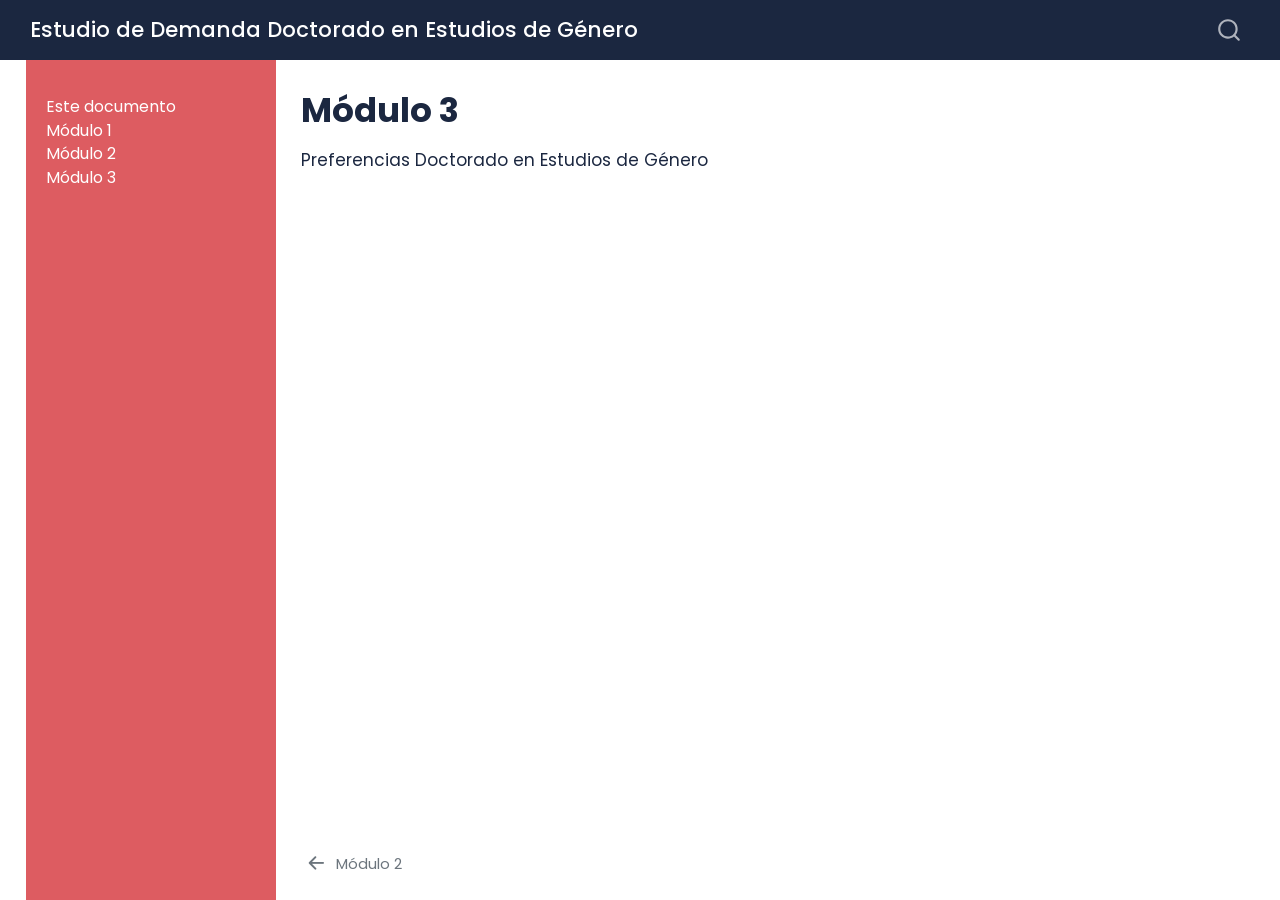
<file: _book/03-seccion3.html>
<!DOCTYPE html>
<html xmlns="http://www.w3.org/1999/xhtml" lang="en" xml:lang="en"><head>

<meta charset="utf-8">
<meta name="generator" content="quarto-1.4.554">

<meta name="viewport" content="width=device-width, initial-scale=1.0, user-scalable=yes">


<title>Estudio de Demanda Doctorado en Estudios de Género - Módulo 3</title>
<style>
code{white-space: pre-wrap;}
span.smallcaps{font-variant: small-caps;}
div.columns{display: flex; gap: min(4vw, 1.5em);}
div.column{flex: auto; overflow-x: auto;}
div.hanging-indent{margin-left: 1.5em; text-indent: -1.5em;}
ul.task-list{list-style: none;}
ul.task-list li input[type="checkbox"] {
  width: 0.8em;
  margin: 0 0.8em 0.2em -1em; /* quarto-specific, see https://github.com/quarto-dev/quarto-cli/issues/4556 */ 
  vertical-align: middle;
}
</style>


<script src="site_libs/quarto-nav/quarto-nav.js"></script>
<script src="site_libs/quarto-nav/headroom.min.js"></script>
<script src="site_libs/clipboard/clipboard.min.js"></script>
<script src="site_libs/quarto-search/autocomplete.umd.js"></script>
<script src="site_libs/quarto-search/fuse.min.js"></script>
<script src="site_libs/quarto-search/quarto-search.js"></script>
<meta name="quarto:offset" content="./">
<link href="./02-seccion2.html" rel="prev">
<script src="site_libs/quarto-html/quarto.js"></script>
<script src="site_libs/quarto-html/popper.min.js"></script>
<script src="site_libs/quarto-html/tippy.umd.min.js"></script>
<script src="site_libs/quarto-html/anchor.min.js"></script>
<link href="site_libs/quarto-html/tippy.css" rel="stylesheet">
<link href="site_libs/quarto-html/quarto-syntax-highlighting.css" rel="stylesheet" id="quarto-text-highlighting-styles">
<script src="site_libs/bootstrap/bootstrap.min.js"></script>
<link href="site_libs/bootstrap/bootstrap-icons.css" rel="stylesheet">
<link href="site_libs/bootstrap/bootstrap.min.css" rel="stylesheet" id="quarto-bootstrap" data-mode="light">
<script id="quarto-search-options" type="application/json">{
  "location": "navbar",
  "copy-button": false,
  "collapse-after": 3,
  "panel-placement": "end",
  "type": "overlay",
  "limit": 50,
  "keyboard-shortcut": [
    "f",
    "/",
    "s"
  ],
  "show-item-context": false,
  "language": {
    "search-no-results-text": "No results",
    "search-matching-documents-text": "matching documents",
    "search-copy-link-title": "Copy link to search",
    "search-hide-matches-text": "Hide additional matches",
    "search-more-match-text": "more match in this document",
    "search-more-matches-text": "more matches in this document",
    "search-clear-button-title": "Clear",
    "search-text-placeholder": "",
    "search-detached-cancel-button-title": "Cancel",
    "search-submit-button-title": "Submit",
    "search-label": "Search"
  }
}</script>


</head>

<body class="nav-sidebar floating nav-fixed">

<div id="quarto-search-results"></div>
  <header id="quarto-header" class="headroom fixed-top">
    <nav class="navbar navbar-expand-lg " data-bs-theme="dark">
      <div class="navbar-container container-fluid">
      <div class="navbar-brand-container mx-auto">
    <a class="navbar-brand" href="./index.html">
    <span class="navbar-title">Estudio de Demanda Doctorado en Estudios de Género</span>
    </a>
  </div>
        <div class="quarto-navbar-tools tools-end">
</div>
          <div id="quarto-search" class="" title="Search"></div>
      </div> <!-- /container-fluid -->
    </nav>
  <nav class="quarto-secondary-nav">
    <div class="container-fluid d-flex">
      <button type="button" class="quarto-btn-toggle btn" data-bs-toggle="collapse" data-bs-target=".quarto-sidebar-collapse-item" aria-controls="quarto-sidebar" aria-expanded="false" aria-label="Toggle sidebar navigation" onclick="if (window.quartoToggleHeadroom) { window.quartoToggleHeadroom(); }">
        <i class="bi bi-layout-text-sidebar-reverse"></i>
      </button>
        <nav class="quarto-page-breadcrumbs" aria-label="breadcrumb"><ol class="breadcrumb"><li class="breadcrumb-item"><a href="./03-seccion3.html"><span class="chapter-title">Módulo 3</span></a></li></ol></nav>
        <a class="flex-grow-1" role="button" data-bs-toggle="collapse" data-bs-target=".quarto-sidebar-collapse-item" aria-controls="quarto-sidebar" aria-expanded="false" aria-label="Toggle sidebar navigation" onclick="if (window.quartoToggleHeadroom) { window.quartoToggleHeadroom(); }">      
        </a>
    </div>
  </nav>
</header>
<!-- content -->
<div id="quarto-content" class="quarto-container page-columns page-rows-contents page-layout-article page-navbar">
<!-- sidebar -->
  <nav id="quarto-sidebar" class="sidebar collapse collapse-horizontal quarto-sidebar-collapse-item sidebar-navigation floating overflow-auto">
    <div class="sidebar-menu-container"> 
    <ul class="list-unstyled mt-1">
        <li class="sidebar-item">
  <div class="sidebar-item-container"> 
  <a href="./index.html" class="sidebar-item-text sidebar-link">
 <span class="menu-text">Este documento</span></a>
  </div>
</li>
        <li class="sidebar-item">
  <div class="sidebar-item-container"> 
  <a href="./01-seccion1.html" class="sidebar-item-text sidebar-link"><span class="chapter-title">Módulo 1</span></a>
  </div>
</li>
        <li class="sidebar-item">
  <div class="sidebar-item-container"> 
  <a href="./02-seccion2.html" class="sidebar-item-text sidebar-link"><span class="chapter-title">Módulo 2</span></a>
  </div>
</li>
        <li class="sidebar-item">
  <div class="sidebar-item-container"> 
  <a href="./03-seccion3.html" class="sidebar-item-text sidebar-link active"><span class="chapter-title">Módulo 3</span></a>
  </div>
</li>
    </ul>
    </div>
</nav>
<div id="quarto-sidebar-glass" class="quarto-sidebar-collapse-item" data-bs-toggle="collapse" data-bs-target=".quarto-sidebar-collapse-item"></div>
<!-- margin-sidebar -->
    <div id="quarto-margin-sidebar" class="sidebar margin-sidebar">
        
    </div>
<!-- main -->
<main class="content" id="quarto-document-content">

<header id="title-block-header" class="quarto-title-block default">
<div class="quarto-title">
<h1 class="title"><span class="chapter-title">Módulo 3</span></h1>
</div>



<div class="quarto-title-meta">

    
  
    
  </div>
  


</header>


<p>Preferencias Doctorado en Estudios de Género</p>



</main> <!-- /main -->
<script id="quarto-html-after-body" type="application/javascript">
window.document.addEventListener("DOMContentLoaded", function (event) {
  const toggleBodyColorMode = (bsSheetEl) => {
    const mode = bsSheetEl.getAttribute("data-mode");
    const bodyEl = window.document.querySelector("body");
    if (mode === "dark") {
      bodyEl.classList.add("quarto-dark");
      bodyEl.classList.remove("quarto-light");
    } else {
      bodyEl.classList.add("quarto-light");
      bodyEl.classList.remove("quarto-dark");
    }
  }
  const toggleBodyColorPrimary = () => {
    const bsSheetEl = window.document.querySelector("link#quarto-bootstrap");
    if (bsSheetEl) {
      toggleBodyColorMode(bsSheetEl);
    }
  }
  toggleBodyColorPrimary();  
  const icon = "";
  const anchorJS = new window.AnchorJS();
  anchorJS.options = {
    placement: 'right',
    icon: icon
  };
  anchorJS.add('.anchored');
  const isCodeAnnotation = (el) => {
    for (const clz of el.classList) {
      if (clz.startsWith('code-annotation-')) {                     
        return true;
      }
    }
    return false;
  }
  const clipboard = new window.ClipboardJS('.code-copy-button', {
    text: function(trigger) {
      const codeEl = trigger.previousElementSibling.cloneNode(true);
      for (const childEl of codeEl.children) {
        if (isCodeAnnotation(childEl)) {
          childEl.remove();
        }
      }
      return codeEl.innerText;
    }
  });
  clipboard.on('success', function(e) {
    // button target
    const button = e.trigger;
    // don't keep focus
    button.blur();
    // flash "checked"
    button.classList.add('code-copy-button-checked');
    var currentTitle = button.getAttribute("title");
    button.setAttribute("title", "Copied!");
    let tooltip;
    if (window.bootstrap) {
      button.setAttribute("data-bs-toggle", "tooltip");
      button.setAttribute("data-bs-placement", "left");
      button.setAttribute("data-bs-title", "Copied!");
      tooltip = new bootstrap.Tooltip(button, 
        { trigger: "manual", 
          customClass: "code-copy-button-tooltip",
          offset: [0, -8]});
      tooltip.show();    
    }
    setTimeout(function() {
      if (tooltip) {
        tooltip.hide();
        button.removeAttribute("data-bs-title");
        button.removeAttribute("data-bs-toggle");
        button.removeAttribute("data-bs-placement");
      }
      button.setAttribute("title", currentTitle);
      button.classList.remove('code-copy-button-checked');
    }, 1000);
    // clear code selection
    e.clearSelection();
  });
    var localhostRegex = new RegExp(/^(?:http|https):\/\/localhost\:?[0-9]*\//);
    var mailtoRegex = new RegExp(/^mailto:/);
      var filterRegex = new RegExp('/' + window.location.host + '/');
    var isInternal = (href) => {
        return filterRegex.test(href) || localhostRegex.test(href) || mailtoRegex.test(href);
    }
    // Inspect non-navigation links and adorn them if external
 	var links = window.document.querySelectorAll('a[href]:not(.nav-link):not(.navbar-brand):not(.toc-action):not(.sidebar-link):not(.sidebar-item-toggle):not(.pagination-link):not(.no-external):not([aria-hidden]):not(.dropdown-item):not(.quarto-navigation-tool)');
    for (var i=0; i<links.length; i++) {
      const link = links[i];
      if (!isInternal(link.href)) {
        // undo the damage that might have been done by quarto-nav.js in the case of
        // links that we want to consider external
        if (link.dataset.originalHref !== undefined) {
          link.href = link.dataset.originalHref;
        }
      }
    }
  function tippyHover(el, contentFn, onTriggerFn, onUntriggerFn) {
    const config = {
      allowHTML: true,
      maxWidth: 500,
      delay: 100,
      arrow: false,
      appendTo: function(el) {
          return el.parentElement;
      },
      interactive: true,
      interactiveBorder: 10,
      theme: 'quarto',
      placement: 'bottom-start',
    };
    if (contentFn) {
      config.content = contentFn;
    }
    if (onTriggerFn) {
      config.onTrigger = onTriggerFn;
    }
    if (onUntriggerFn) {
      config.onUntrigger = onUntriggerFn;
    }
    window.tippy(el, config); 
  }
  const noterefs = window.document.querySelectorAll('a[role="doc-noteref"]');
  for (var i=0; i<noterefs.length; i++) {
    const ref = noterefs[i];
    tippyHover(ref, function() {
      // use id or data attribute instead here
      let href = ref.getAttribute('data-footnote-href') || ref.getAttribute('href');
      try { href = new URL(href).hash; } catch {}
      const id = href.replace(/^#\/?/, "");
      const note = window.document.getElementById(id);
      if (note) {
        return note.innerHTML;
      } else {
        return "";
      }
    });
  }
  const xrefs = window.document.querySelectorAll('a.quarto-xref');
  const processXRef = (id, note) => {
    // Strip column container classes
    const stripColumnClz = (el) => {
      el.classList.remove("page-full", "page-columns");
      if (el.children) {
        for (const child of el.children) {
          stripColumnClz(child);
        }
      }
    }
    stripColumnClz(note)
    if (id === null || id.startsWith('sec-')) {
      // Special case sections, only their first couple elements
      const container = document.createElement("div");
      if (note.children && note.children.length > 2) {
        container.appendChild(note.children[0].cloneNode(true));
        for (let i = 1; i < note.children.length; i++) {
          const child = note.children[i];
          if (child.tagName === "P" && child.innerText === "") {
            continue;
          } else {
            container.appendChild(child.cloneNode(true));
            break;
          }
        }
        if (window.Quarto?.typesetMath) {
          window.Quarto.typesetMath(container);
        }
        return container.innerHTML
      } else {
        if (window.Quarto?.typesetMath) {
          window.Quarto.typesetMath(note);
        }
        return note.innerHTML;
      }
    } else {
      // Remove any anchor links if they are present
      const anchorLink = note.querySelector('a.anchorjs-link');
      if (anchorLink) {
        anchorLink.remove();
      }
      if (window.Quarto?.typesetMath) {
        window.Quarto.typesetMath(note);
      }
      // TODO in 1.5, we should make sure this works without a callout special case
      if (note.classList.contains("callout")) {
        return note.outerHTML;
      } else {
        return note.innerHTML;
      }
    }
  }
  for (var i=0; i<xrefs.length; i++) {
    const xref = xrefs[i];
    tippyHover(xref, undefined, function(instance) {
      instance.disable();
      let url = xref.getAttribute('href');
      let hash = undefined; 
      if (url.startsWith('#')) {
        hash = url;
      } else {
        try { hash = new URL(url).hash; } catch {}
      }
      if (hash) {
        const id = hash.replace(/^#\/?/, "");
        const note = window.document.getElementById(id);
        if (note !== null) {
          try {
            const html = processXRef(id, note.cloneNode(true));
            instance.setContent(html);
          } finally {
            instance.enable();
            instance.show();
          }
        } else {
          // See if we can fetch this
          fetch(url.split('#')[0])
          .then(res => res.text())
          .then(html => {
            const parser = new DOMParser();
            const htmlDoc = parser.parseFromString(html, "text/html");
            const note = htmlDoc.getElementById(id);
            if (note !== null) {
              const html = processXRef(id, note);
              instance.setContent(html);
            } 
          }).finally(() => {
            instance.enable();
            instance.show();
          });
        }
      } else {
        // See if we can fetch a full url (with no hash to target)
        // This is a special case and we should probably do some content thinning / targeting
        fetch(url)
        .then(res => res.text())
        .then(html => {
          const parser = new DOMParser();
          const htmlDoc = parser.parseFromString(html, "text/html");
          const note = htmlDoc.querySelector('main.content');
          if (note !== null) {
            // This should only happen for chapter cross references
            // (since there is no id in the URL)
            // remove the first header
            if (note.children.length > 0 && note.children[0].tagName === "HEADER") {
              note.children[0].remove();
            }
            const html = processXRef(null, note);
            instance.setContent(html);
          } 
        }).finally(() => {
          instance.enable();
          instance.show();
        });
      }
    }, function(instance) {
    });
  }
      let selectedAnnoteEl;
      const selectorForAnnotation = ( cell, annotation) => {
        let cellAttr = 'data-code-cell="' + cell + '"';
        let lineAttr = 'data-code-annotation="' +  annotation + '"';
        const selector = 'span[' + cellAttr + '][' + lineAttr + ']';
        return selector;
      }
      const selectCodeLines = (annoteEl) => {
        const doc = window.document;
        const targetCell = annoteEl.getAttribute("data-target-cell");
        const targetAnnotation = annoteEl.getAttribute("data-target-annotation");
        const annoteSpan = window.document.querySelector(selectorForAnnotation(targetCell, targetAnnotation));
        const lines = annoteSpan.getAttribute("data-code-lines").split(",");
        const lineIds = lines.map((line) => {
          return targetCell + "-" + line;
        })
        let top = null;
        let height = null;
        let parent = null;
        if (lineIds.length > 0) {
            //compute the position of the single el (top and bottom and make a div)
            const el = window.document.getElementById(lineIds[0]);
            top = el.offsetTop;
            height = el.offsetHeight;
            parent = el.parentElement.parentElement;
          if (lineIds.length > 1) {
            const lastEl = window.document.getElementById(lineIds[lineIds.length - 1]);
            const bottom = lastEl.offsetTop + lastEl.offsetHeight;
            height = bottom - top;
          }
          if (top !== null && height !== null && parent !== null) {
            // cook up a div (if necessary) and position it 
            let div = window.document.getElementById("code-annotation-line-highlight");
            if (div === null) {
              div = window.document.createElement("div");
              div.setAttribute("id", "code-annotation-line-highlight");
              div.style.position = 'absolute';
              parent.appendChild(div);
            }
            div.style.top = top - 2 + "px";
            div.style.height = height + 4 + "px";
            div.style.left = 0;
            let gutterDiv = window.document.getElementById("code-annotation-line-highlight-gutter");
            if (gutterDiv === null) {
              gutterDiv = window.document.createElement("div");
              gutterDiv.setAttribute("id", "code-annotation-line-highlight-gutter");
              gutterDiv.style.position = 'absolute';
              const codeCell = window.document.getElementById(targetCell);
              const gutter = codeCell.querySelector('.code-annotation-gutter');
              gutter.appendChild(gutterDiv);
            }
            gutterDiv.style.top = top - 2 + "px";
            gutterDiv.style.height = height + 4 + "px";
          }
          selectedAnnoteEl = annoteEl;
        }
      };
      const unselectCodeLines = () => {
        const elementsIds = ["code-annotation-line-highlight", "code-annotation-line-highlight-gutter"];
        elementsIds.forEach((elId) => {
          const div = window.document.getElementById(elId);
          if (div) {
            div.remove();
          }
        });
        selectedAnnoteEl = undefined;
      };
        // Handle positioning of the toggle
    window.addEventListener(
      "resize",
      throttle(() => {
        elRect = undefined;
        if (selectedAnnoteEl) {
          selectCodeLines(selectedAnnoteEl);
        }
      }, 10)
    );
    function throttle(fn, ms) {
    let throttle = false;
    let timer;
      return (...args) => {
        if(!throttle) { // first call gets through
            fn.apply(this, args);
            throttle = true;
        } else { // all the others get throttled
            if(timer) clearTimeout(timer); // cancel #2
            timer = setTimeout(() => {
              fn.apply(this, args);
              timer = throttle = false;
            }, ms);
        }
      };
    }
      // Attach click handler to the DT
      const annoteDls = window.document.querySelectorAll('dt[data-target-cell]');
      for (const annoteDlNode of annoteDls) {
        annoteDlNode.addEventListener('click', (event) => {
          const clickedEl = event.target;
          if (clickedEl !== selectedAnnoteEl) {
            unselectCodeLines();
            const activeEl = window.document.querySelector('dt[data-target-cell].code-annotation-active');
            if (activeEl) {
              activeEl.classList.remove('code-annotation-active');
            }
            selectCodeLines(clickedEl);
            clickedEl.classList.add('code-annotation-active');
          } else {
            // Unselect the line
            unselectCodeLines();
            clickedEl.classList.remove('code-annotation-active');
          }
        });
      }
  const findCites = (el) => {
    const parentEl = el.parentElement;
    if (parentEl) {
      const cites = parentEl.dataset.cites;
      if (cites) {
        return {
          el,
          cites: cites.split(' ')
        };
      } else {
        return findCites(el.parentElement)
      }
    } else {
      return undefined;
    }
  };
  var bibliorefs = window.document.querySelectorAll('a[role="doc-biblioref"]');
  for (var i=0; i<bibliorefs.length; i++) {
    const ref = bibliorefs[i];
    const citeInfo = findCites(ref);
    if (citeInfo) {
      tippyHover(citeInfo.el, function() {
        var popup = window.document.createElement('div');
        citeInfo.cites.forEach(function(cite) {
          var citeDiv = window.document.createElement('div');
          citeDiv.classList.add('hanging-indent');
          citeDiv.classList.add('csl-entry');
          var biblioDiv = window.document.getElementById('ref-' + cite);
          if (biblioDiv) {
            citeDiv.innerHTML = biblioDiv.innerHTML;
          }
          popup.appendChild(citeDiv);
        });
        return popup.innerHTML;
      });
    }
  }
});
</script>
<nav class="page-navigation">
  <div class="nav-page nav-page-previous">
      <a href="./02-seccion2.html" class="pagination-link" aria-label="Módulo 2">
        <i class="bi bi-arrow-left-short"></i> <span class="nav-page-text"><span class="chapter-title">Módulo 2</span></span>
      </a>          
  </div>
  <div class="nav-page nav-page-next">
  </div>
</nav>
</div> <!-- /content -->




</body></html>
</file>
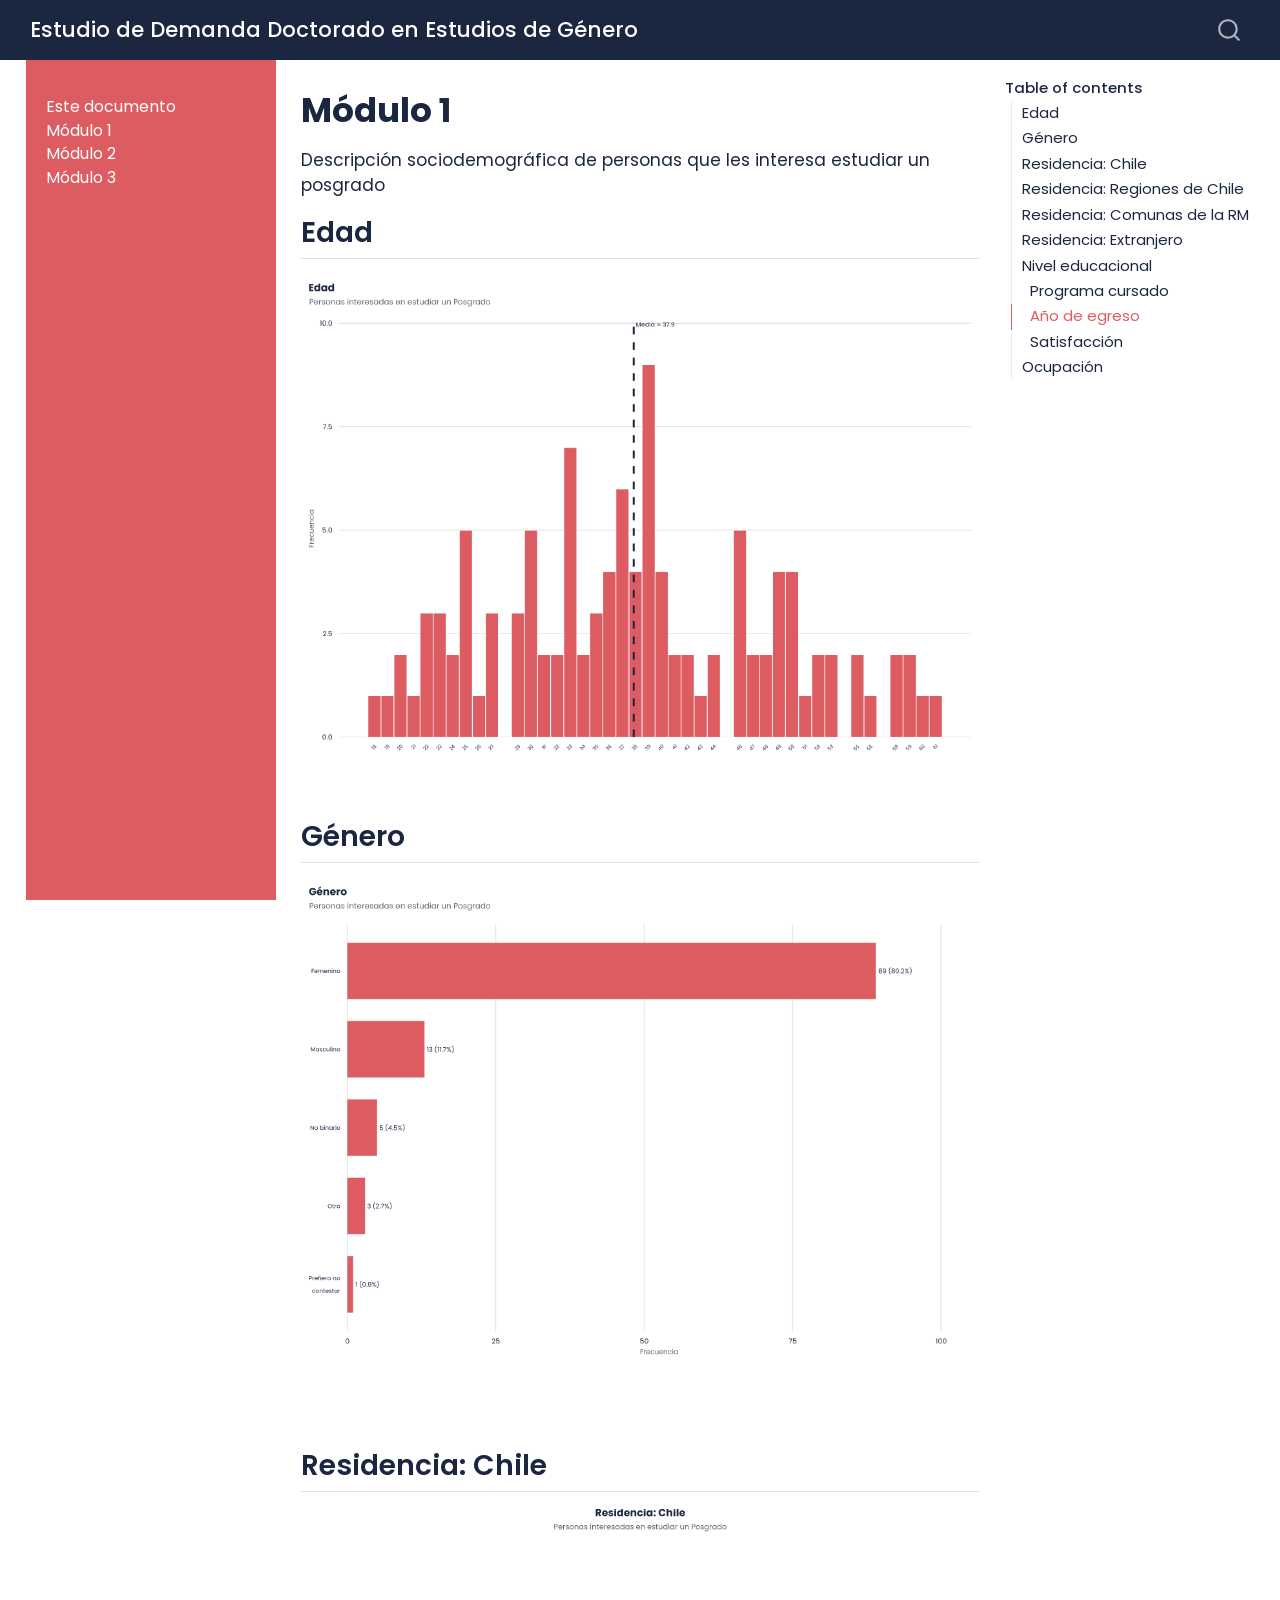
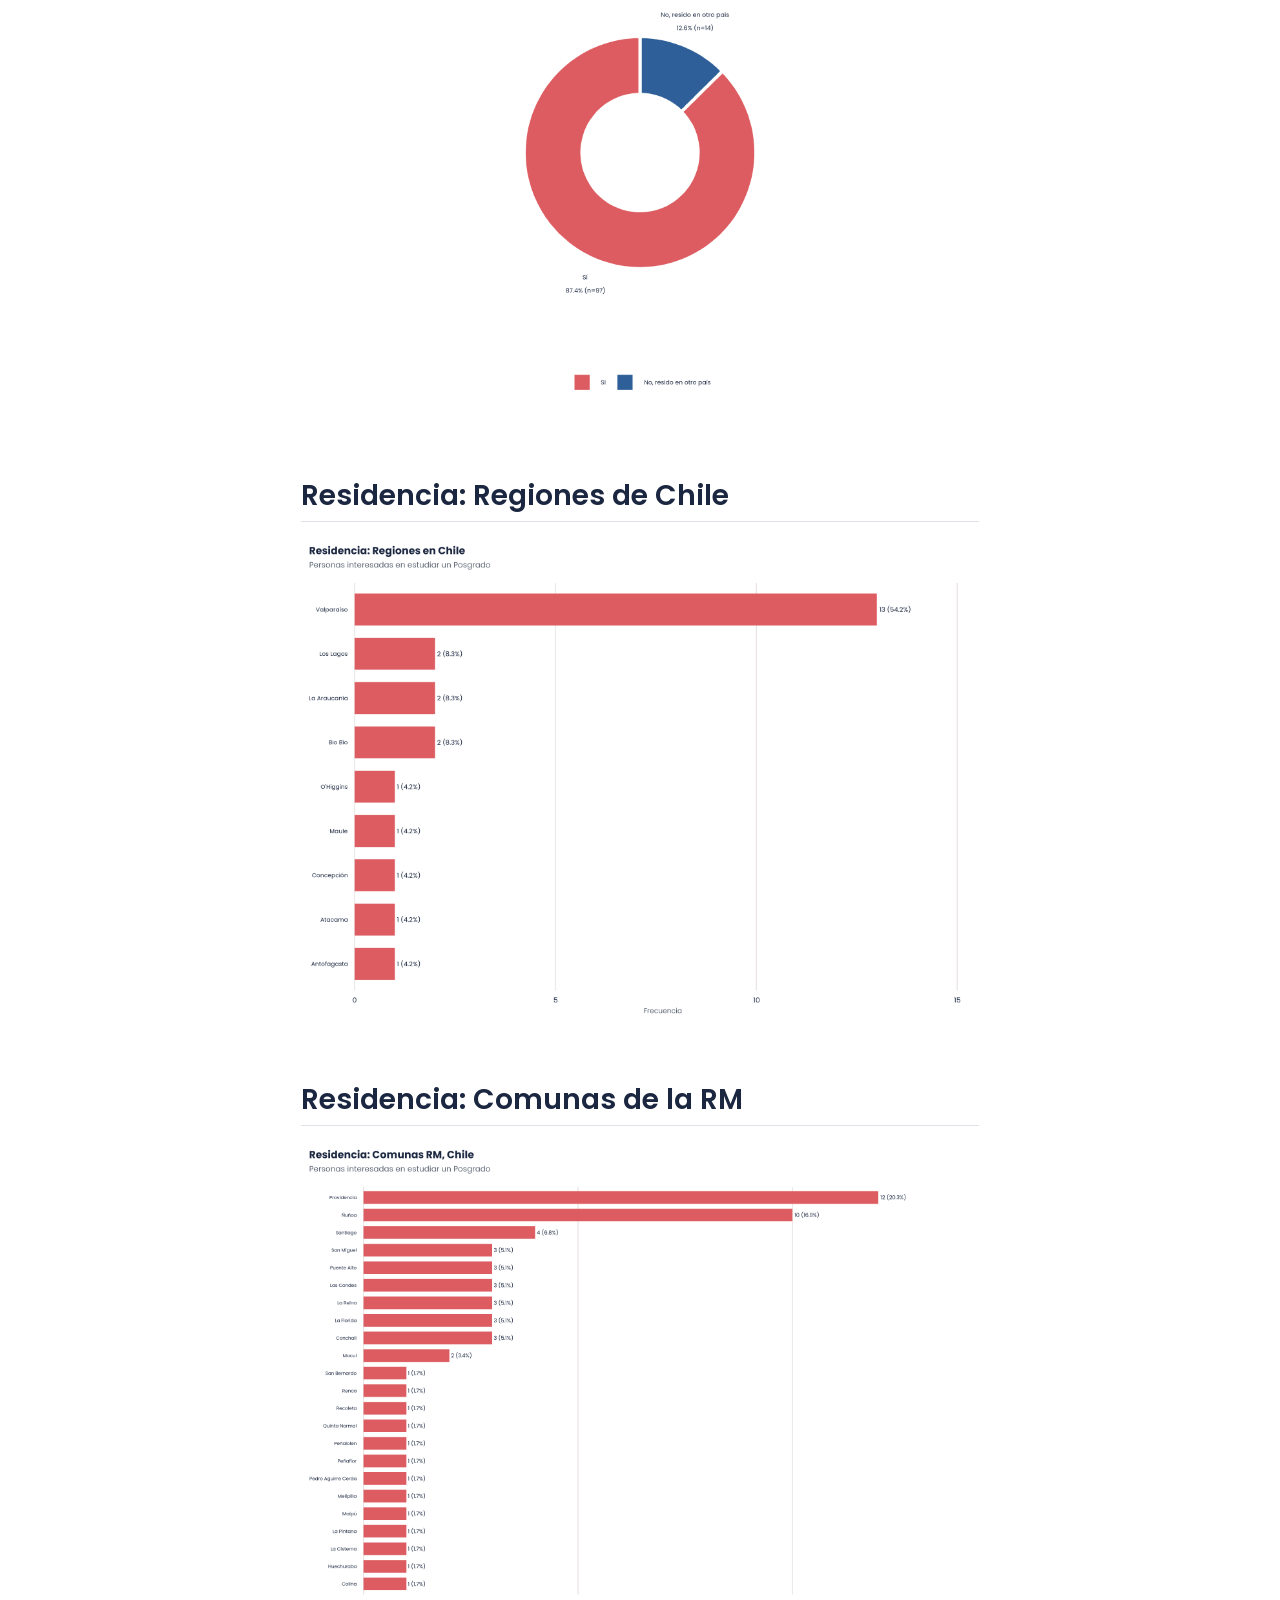
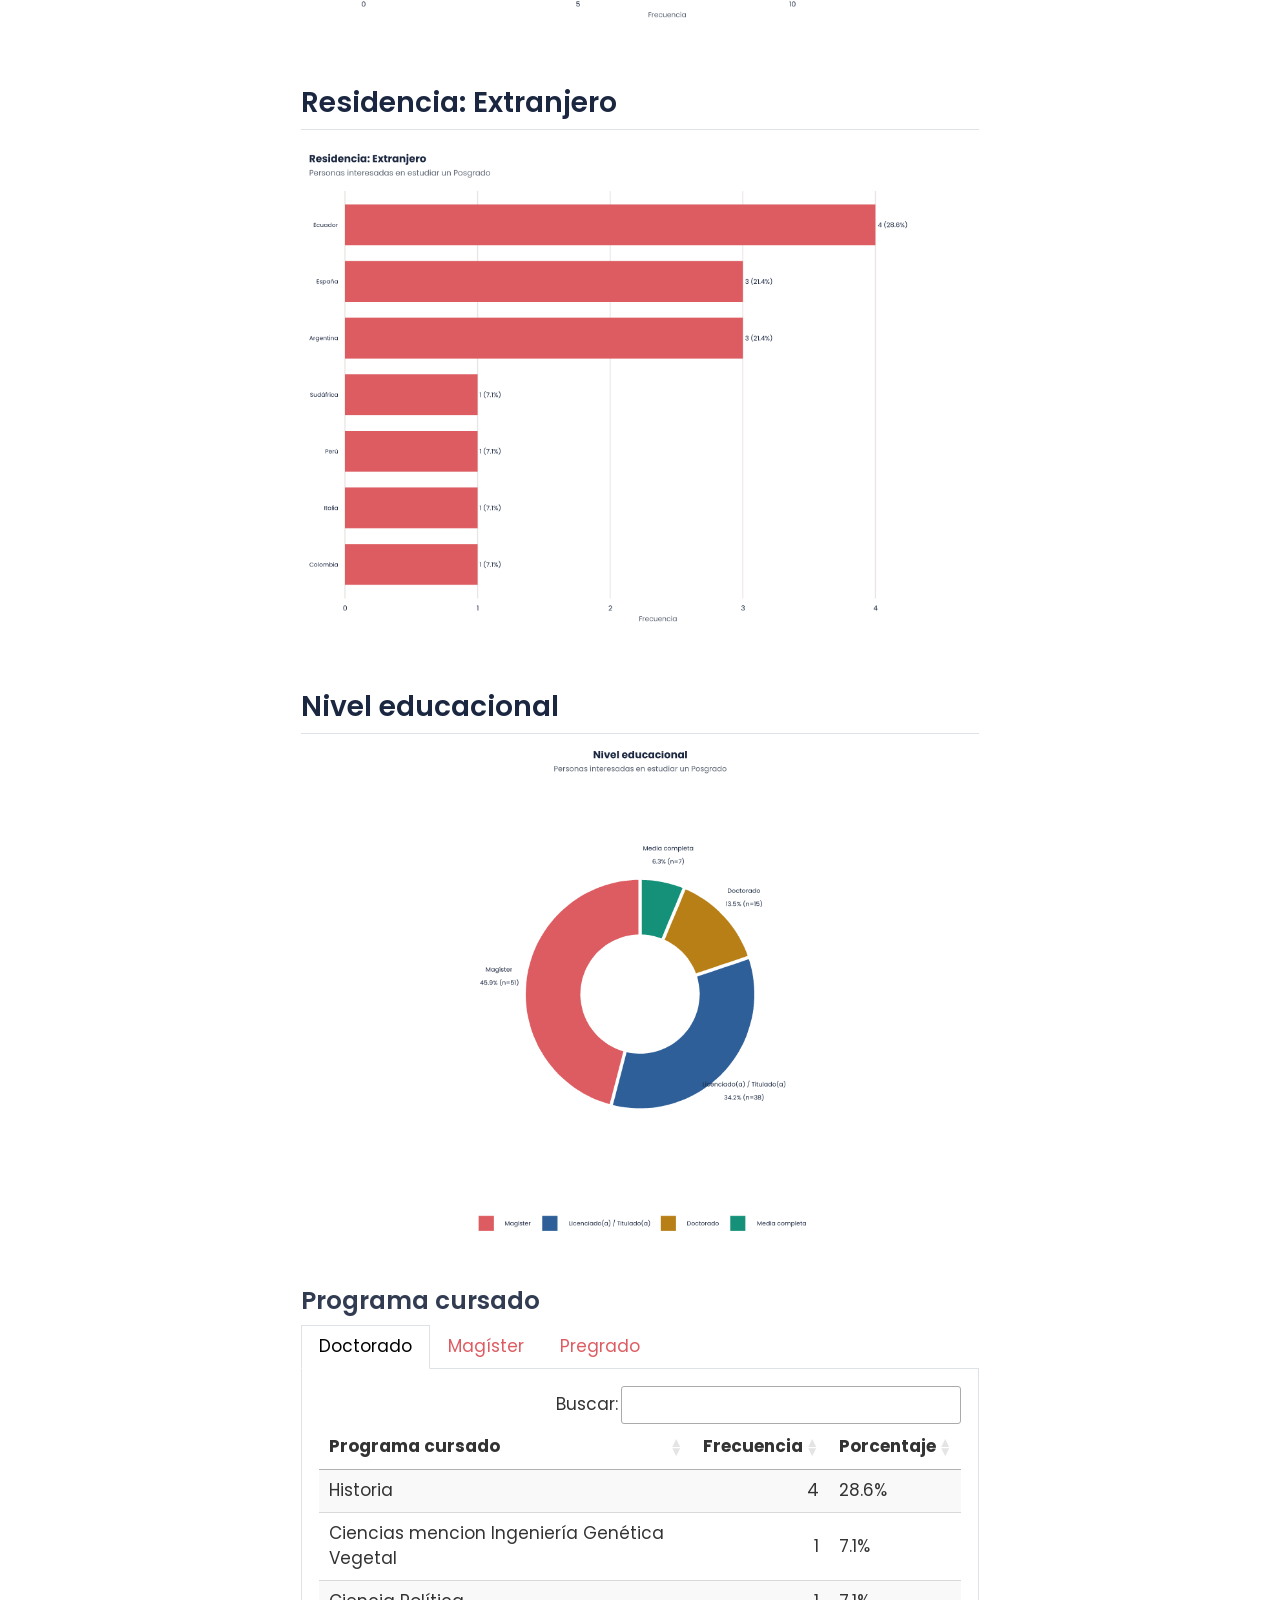
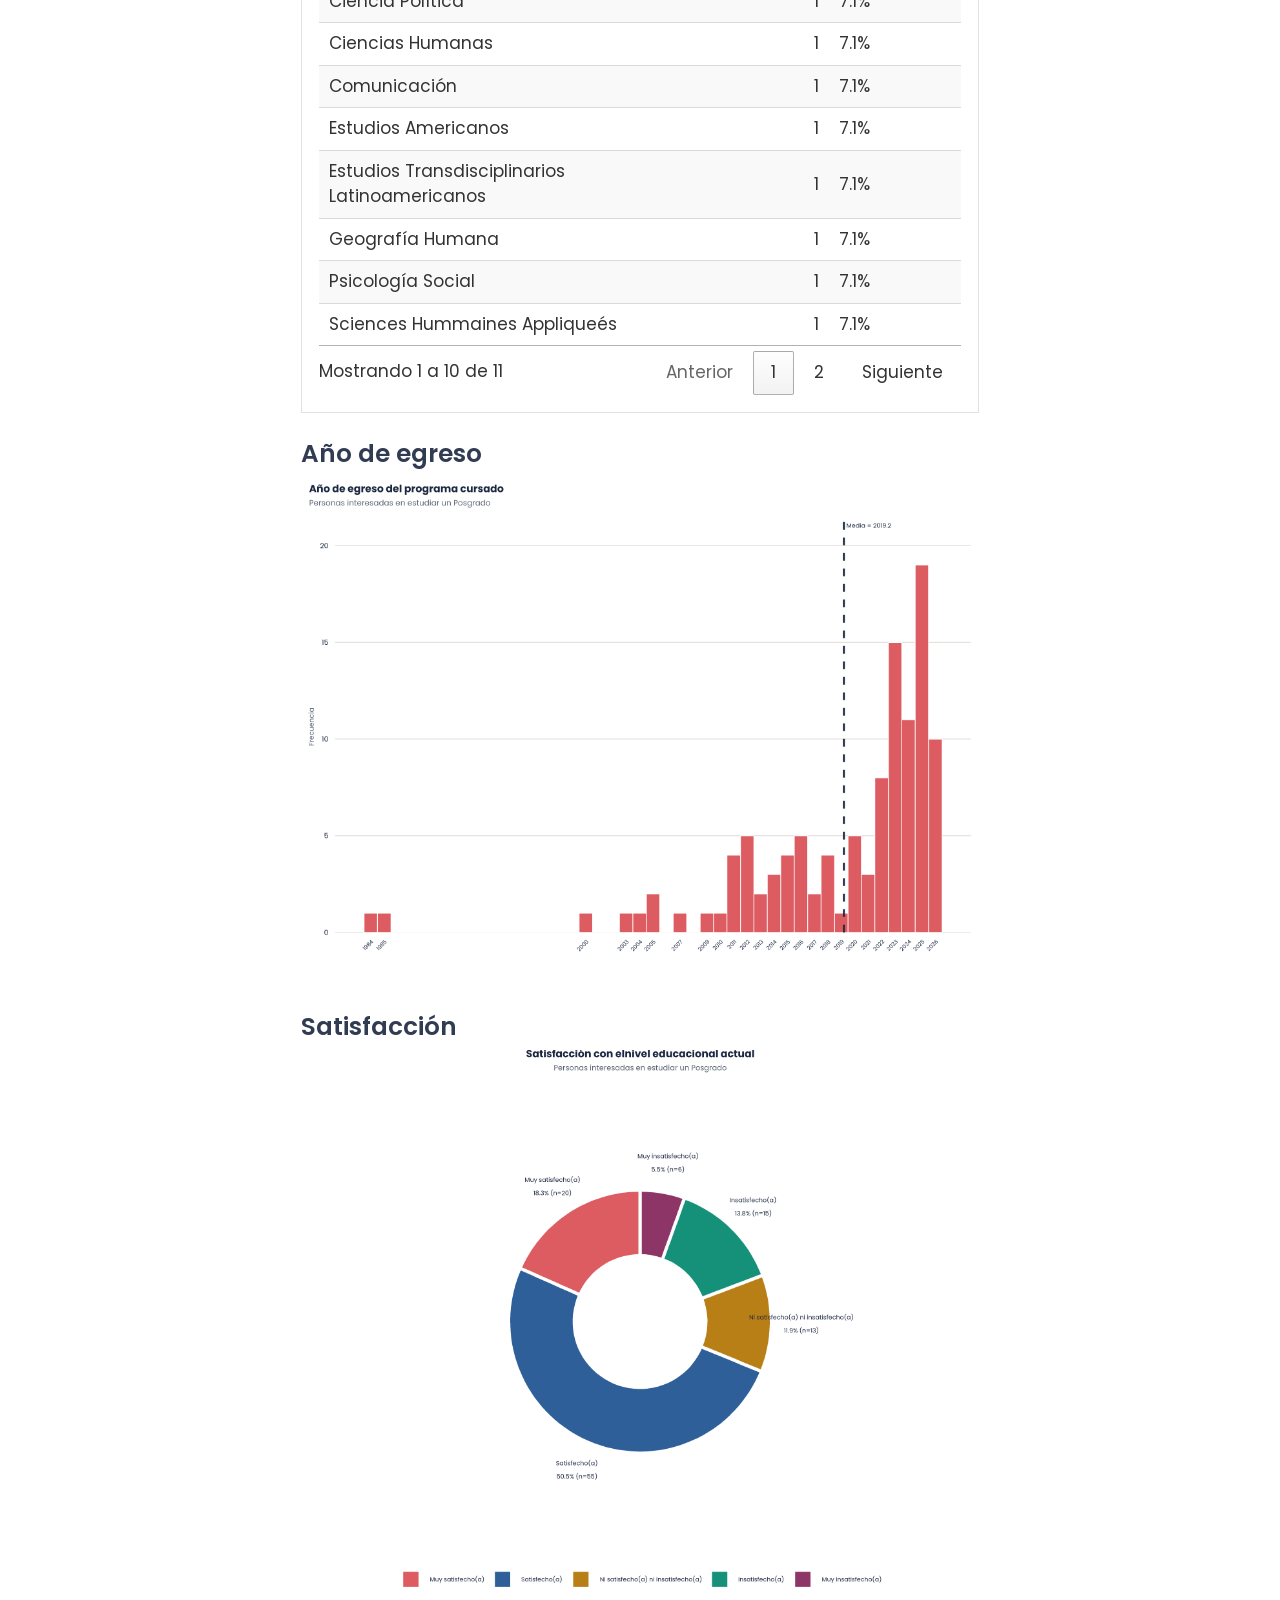
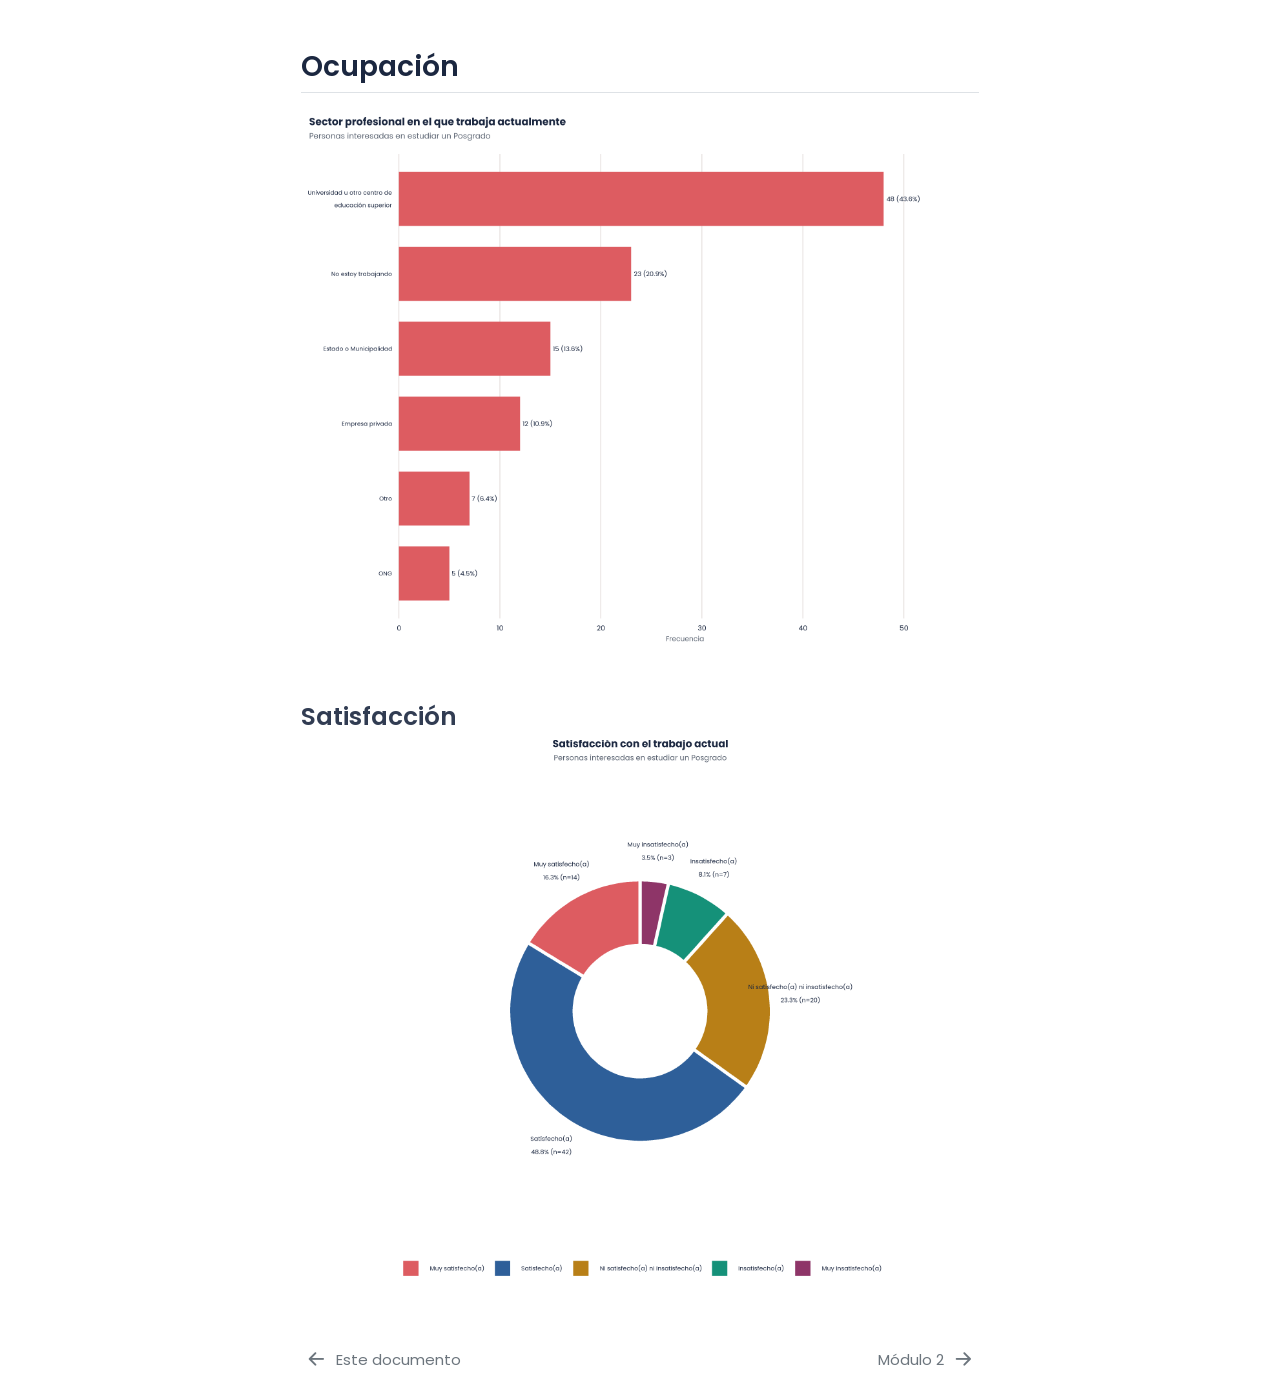
<file: docs/01-seccion1.html>
<!DOCTYPE html>
<html xmlns="http://www.w3.org/1999/xhtml" lang="en" xml:lang="en"><head>

<meta charset="utf-8">
<meta name="generator" content="quarto-1.4.554">

<meta name="viewport" content="width=device-width, initial-scale=1.0, user-scalable=yes">


<title>Estudio de Demanda Doctorado en Estudios de Género - Módulo 1</title>
<style>
code{white-space: pre-wrap;}
span.smallcaps{font-variant: small-caps;}
div.columns{display: flex; gap: min(4vw, 1.5em);}
div.column{flex: auto; overflow-x: auto;}
div.hanging-indent{margin-left: 1.5em; text-indent: -1.5em;}
ul.task-list{list-style: none;}
ul.task-list li input[type="checkbox"] {
  width: 0.8em;
  margin: 0 0.8em 0.2em -1em; /* quarto-specific, see https://github.com/quarto-dev/quarto-cli/issues/4556 */ 
  vertical-align: middle;
}
</style>


<script src="site_libs/quarto-nav/quarto-nav.js"></script>
<script src="site_libs/quarto-nav/headroom.min.js"></script>
<script src="site_libs/clipboard/clipboard.min.js"></script>
<script src="site_libs/quarto-search/autocomplete.umd.js"></script>
<script src="site_libs/quarto-search/fuse.min.js"></script>
<script src="site_libs/quarto-search/quarto-search.js"></script>
<meta name="quarto:offset" content="./">
<link href="./02-seccion2.html" rel="next">
<link href="./index.html" rel="prev">
<script src="site_libs/quarto-html/quarto.js"></script>
<script src="site_libs/quarto-html/popper.min.js"></script>
<script src="site_libs/quarto-html/tippy.umd.min.js"></script>
<script src="site_libs/quarto-html/anchor.min.js"></script>
<link href="site_libs/quarto-html/tippy.css" rel="stylesheet">
<link href="site_libs/quarto-html/quarto-syntax-highlighting.css" rel="stylesheet" id="quarto-text-highlighting-styles">
<script src="site_libs/bootstrap/bootstrap.min.js"></script>
<link href="site_libs/bootstrap/bootstrap-icons.css" rel="stylesheet">
<link href="site_libs/bootstrap/bootstrap.min.css" rel="stylesheet" id="quarto-bootstrap" data-mode="light">
<script id="quarto-search-options" type="application/json">{
  "location": "navbar",
  "copy-button": false,
  "collapse-after": 3,
  "panel-placement": "end",
  "type": "overlay",
  "limit": 50,
  "keyboard-shortcut": [
    "f",
    "/",
    "s"
  ],
  "show-item-context": false,
  "language": {
    "search-no-results-text": "No results",
    "search-matching-documents-text": "matching documents",
    "search-copy-link-title": "Copy link to search",
    "search-hide-matches-text": "Hide additional matches",
    "search-more-match-text": "more match in this document",
    "search-more-matches-text": "more matches in this document",
    "search-clear-button-title": "Clear",
    "search-text-placeholder": "",
    "search-detached-cancel-button-title": "Cancel",
    "search-submit-button-title": "Submit",
    "search-label": "Search"
  }
}</script>
<link href="site_libs/htmltools-fill-0.5.8.1/fill.css" rel="stylesheet">

<script src="site_libs/htmlwidgets-1.6.4/htmlwidgets.js"></script>

<link href="site_libs/datatables-css-0.0.0/datatables-crosstalk.css" rel="stylesheet">

<script src="site_libs/datatables-binding-0.33/datatables.js"></script>

<script src="site_libs/jquery-3.6.0/jquery-3.6.0.min.js"></script>

<link href="site_libs/dt-core-1.13.6/css/jquery.dataTables.min.css" rel="stylesheet">

<link href="site_libs/dt-core-1.13.6/css/jquery.dataTables.extra.css" rel="stylesheet">

<script src="site_libs/dt-core-1.13.6/js/jquery.dataTables.min.js"></script>

<link href="site_libs/crosstalk-1.2.1/css/crosstalk.min.css" rel="stylesheet">

<script src="site_libs/crosstalk-1.2.1/js/crosstalk.min.js"></script>



</head>

<body class="nav-sidebar floating nav-fixed">

<div id="quarto-search-results"></div>
  <header id="quarto-header" class="headroom fixed-top">
    <nav class="navbar navbar-expand-lg " data-bs-theme="dark">
      <div class="navbar-container container-fluid">
      <div class="navbar-brand-container mx-auto">
    <a class="navbar-brand" href="./index.html">
    <span class="navbar-title">Estudio de Demanda Doctorado en Estudios de Género</span>
    </a>
  </div>
        <div class="quarto-navbar-tools tools-end">
</div>
          <div id="quarto-search" class="" title="Search"></div>
      </div> <!-- /container-fluid -->
    </nav>
  <nav class="quarto-secondary-nav">
    <div class="container-fluid d-flex">
      <button type="button" class="quarto-btn-toggle btn" data-bs-toggle="collapse" data-bs-target=".quarto-sidebar-collapse-item" aria-controls="quarto-sidebar" aria-expanded="false" aria-label="Toggle sidebar navigation" onclick="if (window.quartoToggleHeadroom) { window.quartoToggleHeadroom(); }">
        <i class="bi bi-layout-text-sidebar-reverse"></i>
      </button>
        <nav class="quarto-page-breadcrumbs" aria-label="breadcrumb"><ol class="breadcrumb"><li class="breadcrumb-item"><a href="./01-seccion1.html"><span class="chapter-title">Módulo 1</span></a></li></ol></nav>
        <a class="flex-grow-1" role="button" data-bs-toggle="collapse" data-bs-target=".quarto-sidebar-collapse-item" aria-controls="quarto-sidebar" aria-expanded="false" aria-label="Toggle sidebar navigation" onclick="if (window.quartoToggleHeadroom) { window.quartoToggleHeadroom(); }">      
        </a>
    </div>
  </nav>
</header>
<!-- content -->
<div id="quarto-content" class="quarto-container page-columns page-rows-contents page-layout-article page-navbar">
<!-- sidebar -->
  <nav id="quarto-sidebar" class="sidebar collapse collapse-horizontal quarto-sidebar-collapse-item sidebar-navigation floating overflow-auto">
    <div class="sidebar-menu-container"> 
    <ul class="list-unstyled mt-1">
        <li class="sidebar-item">
  <div class="sidebar-item-container"> 
  <a href="./index.html" class="sidebar-item-text sidebar-link">
 <span class="menu-text">Este documento</span></a>
  </div>
</li>
        <li class="sidebar-item">
  <div class="sidebar-item-container"> 
  <a href="./01-seccion1.html" class="sidebar-item-text sidebar-link active"><span class="chapter-title">Módulo 1</span></a>
  </div>
</li>
        <li class="sidebar-item">
  <div class="sidebar-item-container"> 
  <a href="./02-seccion2.html" class="sidebar-item-text sidebar-link"><span class="chapter-title">Módulo 2</span></a>
  </div>
</li>
        <li class="sidebar-item">
  <div class="sidebar-item-container"> 
  <a href="./03-seccion3.html" class="sidebar-item-text sidebar-link"><span class="chapter-title">Módulo 3</span></a>
  </div>
</li>
    </ul>
    </div>
</nav>
<div id="quarto-sidebar-glass" class="quarto-sidebar-collapse-item" data-bs-toggle="collapse" data-bs-target=".quarto-sidebar-collapse-item"></div>
<!-- margin-sidebar -->
    <div id="quarto-margin-sidebar" class="sidebar margin-sidebar">
        <nav id="TOC" role="doc-toc" class="toc-active">
    <h2 id="toc-title">Table of contents</h2>
   
  <ul>
  <li><a href="#edad" id="toc-edad" class="nav-link active" data-scroll-target="#edad">Edad</a></li>
  <li><a href="#género" id="toc-género" class="nav-link" data-scroll-target="#género">Género</a></li>
  <li><a href="#residencia-chile" id="toc-residencia-chile" class="nav-link" data-scroll-target="#residencia-chile">Residencia: Chile</a></li>
  <li><a href="#residencia-regiones-de-chile" id="toc-residencia-regiones-de-chile" class="nav-link" data-scroll-target="#residencia-regiones-de-chile">Residencia: Regiones de Chile</a></li>
  <li><a href="#residencia-comunas-de-la-rm" id="toc-residencia-comunas-de-la-rm" class="nav-link" data-scroll-target="#residencia-comunas-de-la-rm">Residencia: Comunas de la RM</a></li>
  <li><a href="#residencia-extranjero" id="toc-residencia-extranjero" class="nav-link" data-scroll-target="#residencia-extranjero">Residencia: Extranjero</a></li>
  <li><a href="#nivel-educacional" id="toc-nivel-educacional" class="nav-link" data-scroll-target="#nivel-educacional">Nivel educacional</a>
  <ul class="collapse">
  <li><a href="#programa-cursado" id="toc-programa-cursado" class="nav-link" data-scroll-target="#programa-cursado">Programa cursado</a></li>
  <li><a href="#año-de-egreso" id="toc-año-de-egreso" class="nav-link" data-scroll-target="#año-de-egreso">Año de egreso</a></li>
  <li><a href="#satisfacción" id="toc-satisfacción" class="nav-link" data-scroll-target="#satisfacción">Satisfacción</a></li>
  </ul></li>
  <li><a href="#ocupación" id="toc-ocupación" class="nav-link" data-scroll-target="#ocupación">Ocupación</a>
  <ul class="collapse">
  <li><a href="#satisfacción-1" id="toc-satisfacción-1" class="nav-link" data-scroll-target="#satisfacción-1">Satisfacción</a></li>
  </ul></li>
  </ul>
</nav>
    </div>
<!-- main -->
<main class="content" id="quarto-document-content">

<header id="title-block-header" class="quarto-title-block default">
<div class="quarto-title">
<h1 class="title"><span class="chapter-title">Módulo 1</span></h1>
</div>



<div class="quarto-title-meta">

    
  
    
  </div>
  


</header>


<p>Descripción sociodemográfica de personas que les interesa estudiar un posgrado</p>
<section id="edad" class="level2">
<h2 class="anchored" data-anchor-id="edad">Edad</h2>
<div class="cell">
<div class="cell-output-display">
<div>
<figure class="figure">
<p><img src="01-seccion1_files/figure-html/edad-1.png" class="img-fluid figure-img" width="2100"></p>
</figure>
</div>
</div>
</div>
</section>
<section id="género" class="level2">
<h2 class="anchored" data-anchor-id="género">Género</h2>
<div class="cell">
<div class="cell-output-display">
<div>
<figure class="figure">
<p><img src="01-seccion1_files/figure-html/genero-1.png" class="img-fluid figure-img" width="2100"></p>
</figure>
</div>
</div>
</div>
<p><br></p>
</section>
<section id="residencia-chile" class="level2">
<h2 class="anchored" data-anchor-id="residencia-chile">Residencia: Chile</h2>
<div class="cell">
<div class="cell-output-display">
<div>
<figure class="figure">
<p><img src="01-seccion1_files/figure-html/residencia-chile-1.png" class="img-fluid figure-img" width="2100"></p>
</figure>
</div>
</div>
</div>
<p><br></p>
</section>
<section id="residencia-regiones-de-chile" class="level2">
<h2 class="anchored" data-anchor-id="residencia-regiones-de-chile">Residencia: Regiones de Chile</h2>
<div class="cell">
<div class="cell-output-display">
<div>
<figure class="figure">
<p><img src="01-seccion1_files/figure-html/residencia-regiones-1.png" class="img-fluid figure-img" width="2100"></p>
</figure>
</div>
</div>
</div>
</section>
<section id="residencia-comunas-de-la-rm" class="level2">
<h2 class="anchored" data-anchor-id="residencia-comunas-de-la-rm">Residencia: Comunas de la RM</h2>
<div class="cell">
<div class="cell-output-display">
<div>
<figure class="figure">
<p><img src="01-seccion1_files/figure-html/residencia-comuna-1.png" class="img-fluid figure-img" width="2100"></p>
</figure>
</div>
</div>
</div>
</section>
<section id="residencia-extranjero" class="level2">
<h2 class="anchored" data-anchor-id="residencia-extranjero">Residencia: Extranjero</h2>
<div class="cell">
<div class="cell-output-display">
<div>
<figure class="figure">
<p><img src="01-seccion1_files/figure-html/residencia-extranjero-1.png" class="img-fluid figure-img" width="2100"></p>
</figure>
</div>
</div>
</div>
</section>
<section id="nivel-educacional" class="level2">
<h2 class="anchored" data-anchor-id="nivel-educacional">Nivel educacional</h2>
<div class="cell">
<div class="cell-output-display">
<div>
<figure class="figure">
<p><img src="01-seccion1_files/figure-html/prestigio-u-posgrado-1.png" class="img-fluid figure-img" width="2100"></p>
</figure>
</div>
</div>
</div>
<section id="programa-cursado" class="level3">
<h3 class="anchored" data-anchor-id="programa-cursado">Programa cursado</h3>
<div class="tabset-margin-container"></div><div class="panel-tabset">
<ul class="nav nav-tabs" role="tablist"><li class="nav-item" role="presentation"><a class="nav-link active" id="tabset-1-1-tab" data-bs-toggle="tab" data-bs-target="#tabset-1-1" role="tab" aria-controls="tabset-1-1" aria-selected="true">Doctorado</a></li><li class="nav-item" role="presentation"><a class="nav-link" id="tabset-1-2-tab" data-bs-toggle="tab" data-bs-target="#tabset-1-2" role="tab" aria-controls="tabset-1-2" aria-selected="false">Magíster</a></li><li class="nav-item" role="presentation"><a class="nav-link" id="tabset-1-3-tab" data-bs-toggle="tab" data-bs-target="#tabset-1-3" role="tab" aria-controls="tabset-1-3" aria-selected="false">Pregrado</a></li></ul>
<div class="tab-content">
<div id="tabset-1-1" class="tab-pane active" role="tabpanel" aria-labelledby="tabset-1-1-tab">
<div class="cell">
<div class="cell-output-display">
<div class="datatables html-widget html-fill-item" id="htmlwidget-c388a2b40f5ec9ee30b2" style="width:100%;height:auto;"></div>
<script type="application/json" data-for="htmlwidget-c388a2b40f5ec9ee30b2">{"x":{"filter":"none","vertical":false,"data":[["Historia"," Ciencias mencion Ingeniería Genética Vegetal","Ciencia Política","Ciencias Humanas","Comunicación","Estudios Americanos","Estudios Transdisciplinarios Latinoamericanos","Geografía Humana","Psicología Social","Sciences Hummaines Appliqueés","Sociología"],[4,1,1,1,1,1,1,1,1,1,1],["28.6%","7.1%","7.1%","7.1%","7.1%","7.1%","7.1%","7.1%","7.1%","7.1%","7.1%"]],"container":"<table class=\"display\">\n  <thead>\n    <tr>\n      <th>Programa cursado<\/th>\n      <th>Frecuencia<\/th>\n      <th>Porcentaje<\/th>\n    <\/tr>\n  <\/thead>\n<\/table>","options":{"pageLength":10,"autoWidth":true,"dom":"ftip","language":{"search":"Buscar:","info":"Mostrando _START_ a _END_ de _TOTAL_","paginate":{"previous":"Anterior","next":"Siguiente"},"zeroRecords":"Sin resultados"},"columnDefs":[{"className":"dt-right","targets":1},{"name":"Programa cursado","targets":0},{"name":"Frecuencia","targets":1},{"name":"Porcentaje","targets":2}],"order":[],"orderClasses":false},"selection":{"mode":"multiple","selected":null,"target":"row","selectable":null}},"evals":[],"jsHooks":[]}</script>
</div>
</div>
</div>
<div id="tabset-1-2" class="tab-pane" role="tabpanel" aria-labelledby="tabset-1-2-tab">
<div class="cell">
<div class="cell-output-display">
<div class="datatables html-widget html-fill-item" id="htmlwidget-1e1a27e9f726e064ec06" style="width:100%;height:auto;"></div>
<script type="application/json" data-for="htmlwidget-1e1a27e9f726e064ec06">{"x":{"filter":"none","vertical":false,"data":[["Estudios de Género y cultura","Ciencias Sociales","Genero e Intervención Social ","Política y Gobierno","Psicología Clínica","Didáctica de las Ciencias Experimentales","Educación","Antropología y Desarrollo","Comunicación ","Estudios de Género","Estudios de Género e Intervención Psicosocial ","Estudios y Políticas de Género  ","Gender, Women and Sexuality Studies","Gerencia para el Desarrollo","Gestión pública","Historia del Tiempo Presente y Gestión Pedagógica-Curricular y Proyectos Educativos","Igualdad y Violencia de Género","Liderazgo y gestión educativa ","Lingüística","Musicoterapia","Políticas Públicas y Procesos Socioterritoriales","Políticas Sociales, Trabajo y Bienestar","Práxis Comunitaria y Pensamiento Sociopolítico ","Psicología con Mención en Psicología Comunitaria ","Relaciones Internacionales  ","Social Policy for Development","Sociología","Trabajo Social"],[13,4,3,3,3,2,2,1,1,1,1,1,1,1,1,1,1,1,1,1,1,1,1,1,1,1,1,1],["25.5%","7.8%","5.9%","5.9%","5.9%","3.9%","3.9%","2.0%","2.0%","2.0%","2.0%","2.0%","2.0%","2.0%","2.0%","2.0%","2.0%","2.0%","2.0%","2.0%","2.0%","2.0%","2.0%","2.0%","2.0%","2.0%","2.0%","2.0%"]],"container":"<table class=\"display\">\n  <thead>\n    <tr>\n      <th>Programa cursado<\/th>\n      <th>Frecuencia<\/th>\n      <th>Porcentaje<\/th>\n    <\/tr>\n  <\/thead>\n<\/table>","options":{"pageLength":10,"autoWidth":true,"dom":"ftip","language":{"search":"Buscar:","info":"Mostrando _START_ a _END_ de _TOTAL_","paginate":{"previous":"Anterior","next":"Siguiente"},"zeroRecords":"Sin resultados"},"columnDefs":[{"className":"dt-right","targets":1},{"name":"Programa cursado","targets":0},{"name":"Frecuencia","targets":1},{"name":"Porcentaje","targets":2}],"order":[],"orderClasses":false},"selection":{"mode":"multiple","selected":null,"target":"row","selectable":null}},"evals":[],"jsHooks":[]}</script>
</div>
</div>
</div>
<div id="tabset-1-3" class="tab-pane" role="tabpanel" aria-labelledby="tabset-1-3-tab">
<div class="cell">
<div class="cell-output-display">
<div class="datatables html-widget html-fill-item" id="htmlwidget-a3d5330bf46f561c21d0" style="width:100%;height:auto;"></div>
<script type="application/json" data-for="htmlwidget-a3d5330bf46f561c21d0">{"x":{"filter":"none","vertical":false,"data":[["Sociología","Psicología","Antropología social ","Periodismo","Ciencias Jurídicas y Sociales","Educación Parvularia","Pedagogía en Historia y Ciencias Sociales ","Trabajo social","Artes Visuales","Bibliotecología y Centros de Información","Ciencia política ","Ciencias Química","Ciencias de la Educación","Ingeniería en matemáticas y pedagogía para profesionales"],[6,5,3,3,2,2,2,2,1,1,1,1,1,1],["19.4%","16.1%","9.7%","9.7%","6.5%","6.5%","6.5%","6.5%","3.2%","3.2%","3.2%","3.2%","3.2%","3.2%"]],"container":"<table class=\"display\">\n  <thead>\n    <tr>\n      <th>Programa cursado<\/th>\n      <th>Frecuencia<\/th>\n      <th>Porcentaje<\/th>\n    <\/tr>\n  <\/thead>\n<\/table>","options":{"pageLength":10,"autoWidth":true,"dom":"ftip","language":{"search":"Buscar:","info":"Mostrando _START_ a _END_ de _TOTAL_","paginate":{"previous":"Anterior","next":"Siguiente"},"zeroRecords":"Sin resultados"},"columnDefs":[{"className":"dt-right","targets":1},{"name":"Programa cursado","targets":0},{"name":"Frecuencia","targets":1},{"name":"Porcentaje","targets":2}],"order":[],"orderClasses":false},"selection":{"mode":"multiple","selected":null,"target":"row","selectable":null}},"evals":[],"jsHooks":[]}</script>
</div>
</div>
</div>
</div>
</div>
</section>
<section id="año-de-egreso" class="level3">
<h3 class="anchored" data-anchor-id="año-de-egreso">Año de egreso</h3>
<div class="cell">
<div class="cell-output-display">
<div>
<figure class="figure">
<p><img src="01-seccion1_files/figure-html/año-egreso-1.png" class="img-fluid figure-img" width="2100"></p>
</figure>
</div>
</div>
</div>
</section>
<section id="satisfacción" class="level3">
<h3 class="anchored" data-anchor-id="satisfacción">Satisfacción</h3>
<div class="cell">
<div class="cell-output-display">
<div>
<figure class="figure">
<p><img src="01-seccion1_files/figure-html/satisfaccion-ne-1.png" class="img-fluid figure-img" width="2100"></p>
</figure>
</div>
</div>
</div>
</section>
</section>
<section id="ocupación" class="level2">
<h2 class="anchored" data-anchor-id="ocupación">Ocupación</h2>
<div class="cell">
<div class="cell-output-display">
<div>
<figure class="figure">
<p><img src="01-seccion1_files/figure-html/ocupacion-1.png" class="img-fluid figure-img" width="2100"></p>
</figure>
</div>
</div>
</div>
<section id="satisfacción-1" class="level3">
<h3 class="anchored" data-anchor-id="satisfacción-1">Satisfacción</h3>
<div class="cell">
<div class="cell-output-display">
<div>
<figure class="figure">
<p><img src="01-seccion1_files/figure-html/satisfaccion-ocupaciom-1.png" class="img-fluid figure-img" width="2100"></p>
</figure>
</div>
</div>
</div>


</section>
</section>

</main> <!-- /main -->
<script id="quarto-html-after-body" type="application/javascript">
window.document.addEventListener("DOMContentLoaded", function (event) {
  const toggleBodyColorMode = (bsSheetEl) => {
    const mode = bsSheetEl.getAttribute("data-mode");
    const bodyEl = window.document.querySelector("body");
    if (mode === "dark") {
      bodyEl.classList.add("quarto-dark");
      bodyEl.classList.remove("quarto-light");
    } else {
      bodyEl.classList.add("quarto-light");
      bodyEl.classList.remove("quarto-dark");
    }
  }
  const toggleBodyColorPrimary = () => {
    const bsSheetEl = window.document.querySelector("link#quarto-bootstrap");
    if (bsSheetEl) {
      toggleBodyColorMode(bsSheetEl);
    }
  }
  toggleBodyColorPrimary();  
  const icon = "";
  const anchorJS = new window.AnchorJS();
  anchorJS.options = {
    placement: 'right',
    icon: icon
  };
  anchorJS.add('.anchored');
  const isCodeAnnotation = (el) => {
    for (const clz of el.classList) {
      if (clz.startsWith('code-annotation-')) {                     
        return true;
      }
    }
    return false;
  }
  const clipboard = new window.ClipboardJS('.code-copy-button', {
    text: function(trigger) {
      const codeEl = trigger.previousElementSibling.cloneNode(true);
      for (const childEl of codeEl.children) {
        if (isCodeAnnotation(childEl)) {
          childEl.remove();
        }
      }
      return codeEl.innerText;
    }
  });
  clipboard.on('success', function(e) {
    // button target
    const button = e.trigger;
    // don't keep focus
    button.blur();
    // flash "checked"
    button.classList.add('code-copy-button-checked');
    var currentTitle = button.getAttribute("title");
    button.setAttribute("title", "Copied!");
    let tooltip;
    if (window.bootstrap) {
      button.setAttribute("data-bs-toggle", "tooltip");
      button.setAttribute("data-bs-placement", "left");
      button.setAttribute("data-bs-title", "Copied!");
      tooltip = new bootstrap.Tooltip(button, 
        { trigger: "manual", 
          customClass: "code-copy-button-tooltip",
          offset: [0, -8]});
      tooltip.show();    
    }
    setTimeout(function() {
      if (tooltip) {
        tooltip.hide();
        button.removeAttribute("data-bs-title");
        button.removeAttribute("data-bs-toggle");
        button.removeAttribute("data-bs-placement");
      }
      button.setAttribute("title", currentTitle);
      button.classList.remove('code-copy-button-checked');
    }, 1000);
    // clear code selection
    e.clearSelection();
  });
    var localhostRegex = new RegExp(/^(?:http|https):\/\/localhost\:?[0-9]*\//);
    var mailtoRegex = new RegExp(/^mailto:/);
      var filterRegex = new RegExp('/' + window.location.host + '/');
    var isInternal = (href) => {
        return filterRegex.test(href) || localhostRegex.test(href) || mailtoRegex.test(href);
    }
    // Inspect non-navigation links and adorn them if external
 	var links = window.document.querySelectorAll('a[href]:not(.nav-link):not(.navbar-brand):not(.toc-action):not(.sidebar-link):not(.sidebar-item-toggle):not(.pagination-link):not(.no-external):not([aria-hidden]):not(.dropdown-item):not(.quarto-navigation-tool)');
    for (var i=0; i<links.length; i++) {
      const link = links[i];
      if (!isInternal(link.href)) {
        // undo the damage that might have been done by quarto-nav.js in the case of
        // links that we want to consider external
        if (link.dataset.originalHref !== undefined) {
          link.href = link.dataset.originalHref;
        }
      }
    }
  function tippyHover(el, contentFn, onTriggerFn, onUntriggerFn) {
    const config = {
      allowHTML: true,
      maxWidth: 500,
      delay: 100,
      arrow: false,
      appendTo: function(el) {
          return el.parentElement;
      },
      interactive: true,
      interactiveBorder: 10,
      theme: 'quarto',
      placement: 'bottom-start',
    };
    if (contentFn) {
      config.content = contentFn;
    }
    if (onTriggerFn) {
      config.onTrigger = onTriggerFn;
    }
    if (onUntriggerFn) {
      config.onUntrigger = onUntriggerFn;
    }
    window.tippy(el, config); 
  }
  const noterefs = window.document.querySelectorAll('a[role="doc-noteref"]');
  for (var i=0; i<noterefs.length; i++) {
    const ref = noterefs[i];
    tippyHover(ref, function() {
      // use id or data attribute instead here
      let href = ref.getAttribute('data-footnote-href') || ref.getAttribute('href');
      try { href = new URL(href).hash; } catch {}
      const id = href.replace(/^#\/?/, "");
      const note = window.document.getElementById(id);
      if (note) {
        return note.innerHTML;
      } else {
        return "";
      }
    });
  }
  const xrefs = window.document.querySelectorAll('a.quarto-xref');
  const processXRef = (id, note) => {
    // Strip column container classes
    const stripColumnClz = (el) => {
      el.classList.remove("page-full", "page-columns");
      if (el.children) {
        for (const child of el.children) {
          stripColumnClz(child);
        }
      }
    }
    stripColumnClz(note)
    if (id === null || id.startsWith('sec-')) {
      // Special case sections, only their first couple elements
      const container = document.createElement("div");
      if (note.children && note.children.length > 2) {
        container.appendChild(note.children[0].cloneNode(true));
        for (let i = 1; i < note.children.length; i++) {
          const child = note.children[i];
          if (child.tagName === "P" && child.innerText === "") {
            continue;
          } else {
            container.appendChild(child.cloneNode(true));
            break;
          }
        }
        if (window.Quarto?.typesetMath) {
          window.Quarto.typesetMath(container);
        }
        return container.innerHTML
      } else {
        if (window.Quarto?.typesetMath) {
          window.Quarto.typesetMath(note);
        }
        return note.innerHTML;
      }
    } else {
      // Remove any anchor links if they are present
      const anchorLink = note.querySelector('a.anchorjs-link');
      if (anchorLink) {
        anchorLink.remove();
      }
      if (window.Quarto?.typesetMath) {
        window.Quarto.typesetMath(note);
      }
      // TODO in 1.5, we should make sure this works without a callout special case
      if (note.classList.contains("callout")) {
        return note.outerHTML;
      } else {
        return note.innerHTML;
      }
    }
  }
  for (var i=0; i<xrefs.length; i++) {
    const xref = xrefs[i];
    tippyHover(xref, undefined, function(instance) {
      instance.disable();
      let url = xref.getAttribute('href');
      let hash = undefined; 
      if (url.startsWith('#')) {
        hash = url;
      } else {
        try { hash = new URL(url).hash; } catch {}
      }
      if (hash) {
        const id = hash.replace(/^#\/?/, "");
        const note = window.document.getElementById(id);
        if (note !== null) {
          try {
            const html = processXRef(id, note.cloneNode(true));
            instance.setContent(html);
          } finally {
            instance.enable();
            instance.show();
          }
        } else {
          // See if we can fetch this
          fetch(url.split('#')[0])
          .then(res => res.text())
          .then(html => {
            const parser = new DOMParser();
            const htmlDoc = parser.parseFromString(html, "text/html");
            const note = htmlDoc.getElementById(id);
            if (note !== null) {
              const html = processXRef(id, note);
              instance.setContent(html);
            } 
          }).finally(() => {
            instance.enable();
            instance.show();
          });
        }
      } else {
        // See if we can fetch a full url (with no hash to target)
        // This is a special case and we should probably do some content thinning / targeting
        fetch(url)
        .then(res => res.text())
        .then(html => {
          const parser = new DOMParser();
          const htmlDoc = parser.parseFromString(html, "text/html");
          const note = htmlDoc.querySelector('main.content');
          if (note !== null) {
            // This should only happen for chapter cross references
            // (since there is no id in the URL)
            // remove the first header
            if (note.children.length > 0 && note.children[0].tagName === "HEADER") {
              note.children[0].remove();
            }
            const html = processXRef(null, note);
            instance.setContent(html);
          } 
        }).finally(() => {
          instance.enable();
          instance.show();
        });
      }
    }, function(instance) {
    });
  }
      let selectedAnnoteEl;
      const selectorForAnnotation = ( cell, annotation) => {
        let cellAttr = 'data-code-cell="' + cell + '"';
        let lineAttr = 'data-code-annotation="' +  annotation + '"';
        const selector = 'span[' + cellAttr + '][' + lineAttr + ']';
        return selector;
      }
      const selectCodeLines = (annoteEl) => {
        const doc = window.document;
        const targetCell = annoteEl.getAttribute("data-target-cell");
        const targetAnnotation = annoteEl.getAttribute("data-target-annotation");
        const annoteSpan = window.document.querySelector(selectorForAnnotation(targetCell, targetAnnotation));
        const lines = annoteSpan.getAttribute("data-code-lines").split(",");
        const lineIds = lines.map((line) => {
          return targetCell + "-" + line;
        })
        let top = null;
        let height = null;
        let parent = null;
        if (lineIds.length > 0) {
            //compute the position of the single el (top and bottom and make a div)
            const el = window.document.getElementById(lineIds[0]);
            top = el.offsetTop;
            height = el.offsetHeight;
            parent = el.parentElement.parentElement;
          if (lineIds.length > 1) {
            const lastEl = window.document.getElementById(lineIds[lineIds.length - 1]);
            const bottom = lastEl.offsetTop + lastEl.offsetHeight;
            height = bottom - top;
          }
          if (top !== null && height !== null && parent !== null) {
            // cook up a div (if necessary) and position it 
            let div = window.document.getElementById("code-annotation-line-highlight");
            if (div === null) {
              div = window.document.createElement("div");
              div.setAttribute("id", "code-annotation-line-highlight");
              div.style.position = 'absolute';
              parent.appendChild(div);
            }
            div.style.top = top - 2 + "px";
            div.style.height = height + 4 + "px";
            div.style.left = 0;
            let gutterDiv = window.document.getElementById("code-annotation-line-highlight-gutter");
            if (gutterDiv === null) {
              gutterDiv = window.document.createElement("div");
              gutterDiv.setAttribute("id", "code-annotation-line-highlight-gutter");
              gutterDiv.style.position = 'absolute';
              const codeCell = window.document.getElementById(targetCell);
              const gutter = codeCell.querySelector('.code-annotation-gutter');
              gutter.appendChild(gutterDiv);
            }
            gutterDiv.style.top = top - 2 + "px";
            gutterDiv.style.height = height + 4 + "px";
          }
          selectedAnnoteEl = annoteEl;
        }
      };
      const unselectCodeLines = () => {
        const elementsIds = ["code-annotation-line-highlight", "code-annotation-line-highlight-gutter"];
        elementsIds.forEach((elId) => {
          const div = window.document.getElementById(elId);
          if (div) {
            div.remove();
          }
        });
        selectedAnnoteEl = undefined;
      };
        // Handle positioning of the toggle
    window.addEventListener(
      "resize",
      throttle(() => {
        elRect = undefined;
        if (selectedAnnoteEl) {
          selectCodeLines(selectedAnnoteEl);
        }
      }, 10)
    );
    function throttle(fn, ms) {
    let throttle = false;
    let timer;
      return (...args) => {
        if(!throttle) { // first call gets through
            fn.apply(this, args);
            throttle = true;
        } else { // all the others get throttled
            if(timer) clearTimeout(timer); // cancel #2
            timer = setTimeout(() => {
              fn.apply(this, args);
              timer = throttle = false;
            }, ms);
        }
      };
    }
      // Attach click handler to the DT
      const annoteDls = window.document.querySelectorAll('dt[data-target-cell]');
      for (const annoteDlNode of annoteDls) {
        annoteDlNode.addEventListener('click', (event) => {
          const clickedEl = event.target;
          if (clickedEl !== selectedAnnoteEl) {
            unselectCodeLines();
            const activeEl = window.document.querySelector('dt[data-target-cell].code-annotation-active');
            if (activeEl) {
              activeEl.classList.remove('code-annotation-active');
            }
            selectCodeLines(clickedEl);
            clickedEl.classList.add('code-annotation-active');
          } else {
            // Unselect the line
            unselectCodeLines();
            clickedEl.classList.remove('code-annotation-active');
          }
        });
      }
  const findCites = (el) => {
    const parentEl = el.parentElement;
    if (parentEl) {
      const cites = parentEl.dataset.cites;
      if (cites) {
        return {
          el,
          cites: cites.split(' ')
        };
      } else {
        return findCites(el.parentElement)
      }
    } else {
      return undefined;
    }
  };
  var bibliorefs = window.document.querySelectorAll('a[role="doc-biblioref"]');
  for (var i=0; i<bibliorefs.length; i++) {
    const ref = bibliorefs[i];
    const citeInfo = findCites(ref);
    if (citeInfo) {
      tippyHover(citeInfo.el, function() {
        var popup = window.document.createElement('div');
        citeInfo.cites.forEach(function(cite) {
          var citeDiv = window.document.createElement('div');
          citeDiv.classList.add('hanging-indent');
          citeDiv.classList.add('csl-entry');
          var biblioDiv = window.document.getElementById('ref-' + cite);
          if (biblioDiv) {
            citeDiv.innerHTML = biblioDiv.innerHTML;
          }
          popup.appendChild(citeDiv);
        });
        return popup.innerHTML;
      });
    }
  }
});
</script>
<nav class="page-navigation">
  <div class="nav-page nav-page-previous">
      <a href="./index.html" class="pagination-link" aria-label="Este documento">
        <i class="bi bi-arrow-left-short"></i> <span class="nav-page-text">Este documento</span>
      </a>          
  </div>
  <div class="nav-page nav-page-next">
      <a href="./02-seccion2.html" class="pagination-link" aria-label="Módulo 2">
        <span class="nav-page-text"><span class="chapter-title">Módulo 2</span></span> <i class="bi bi-arrow-right-short"></i>
      </a>
  </div>
</nav>
</div> <!-- /content -->




</body></html>
</file>
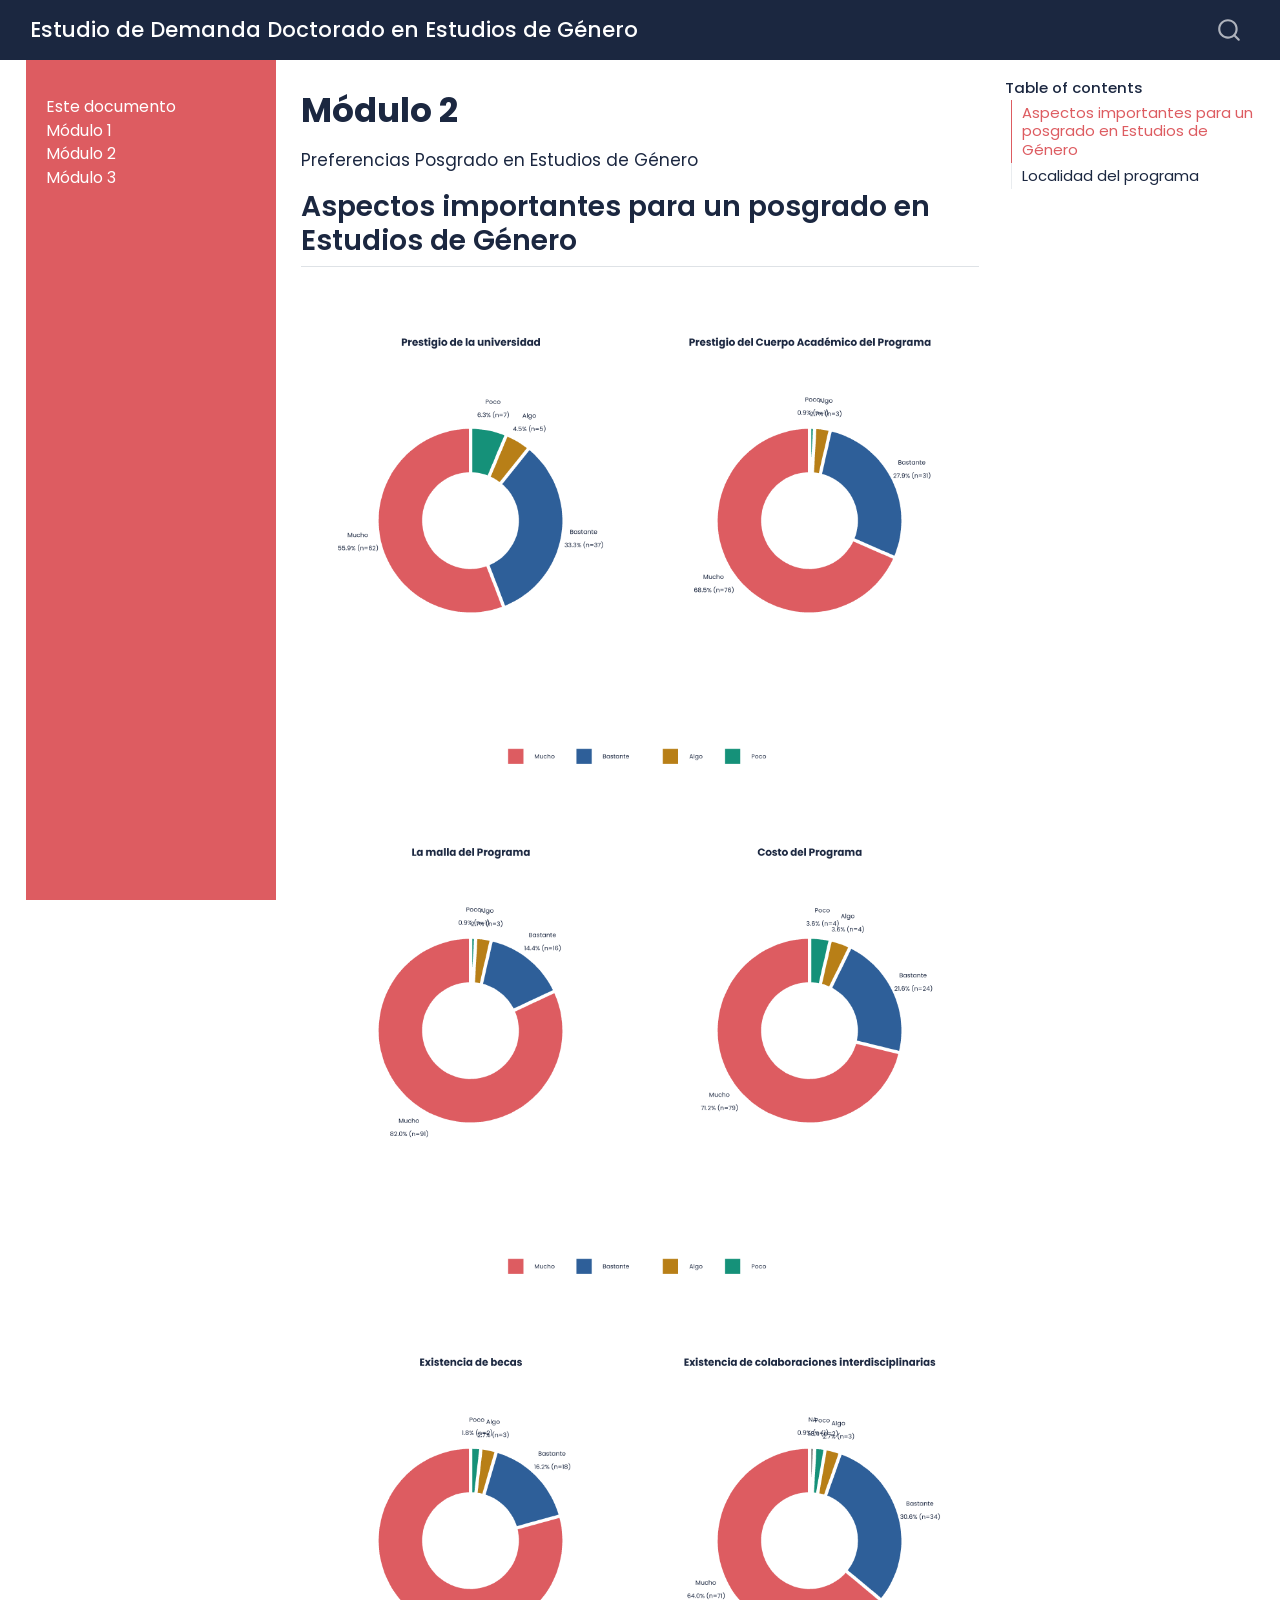
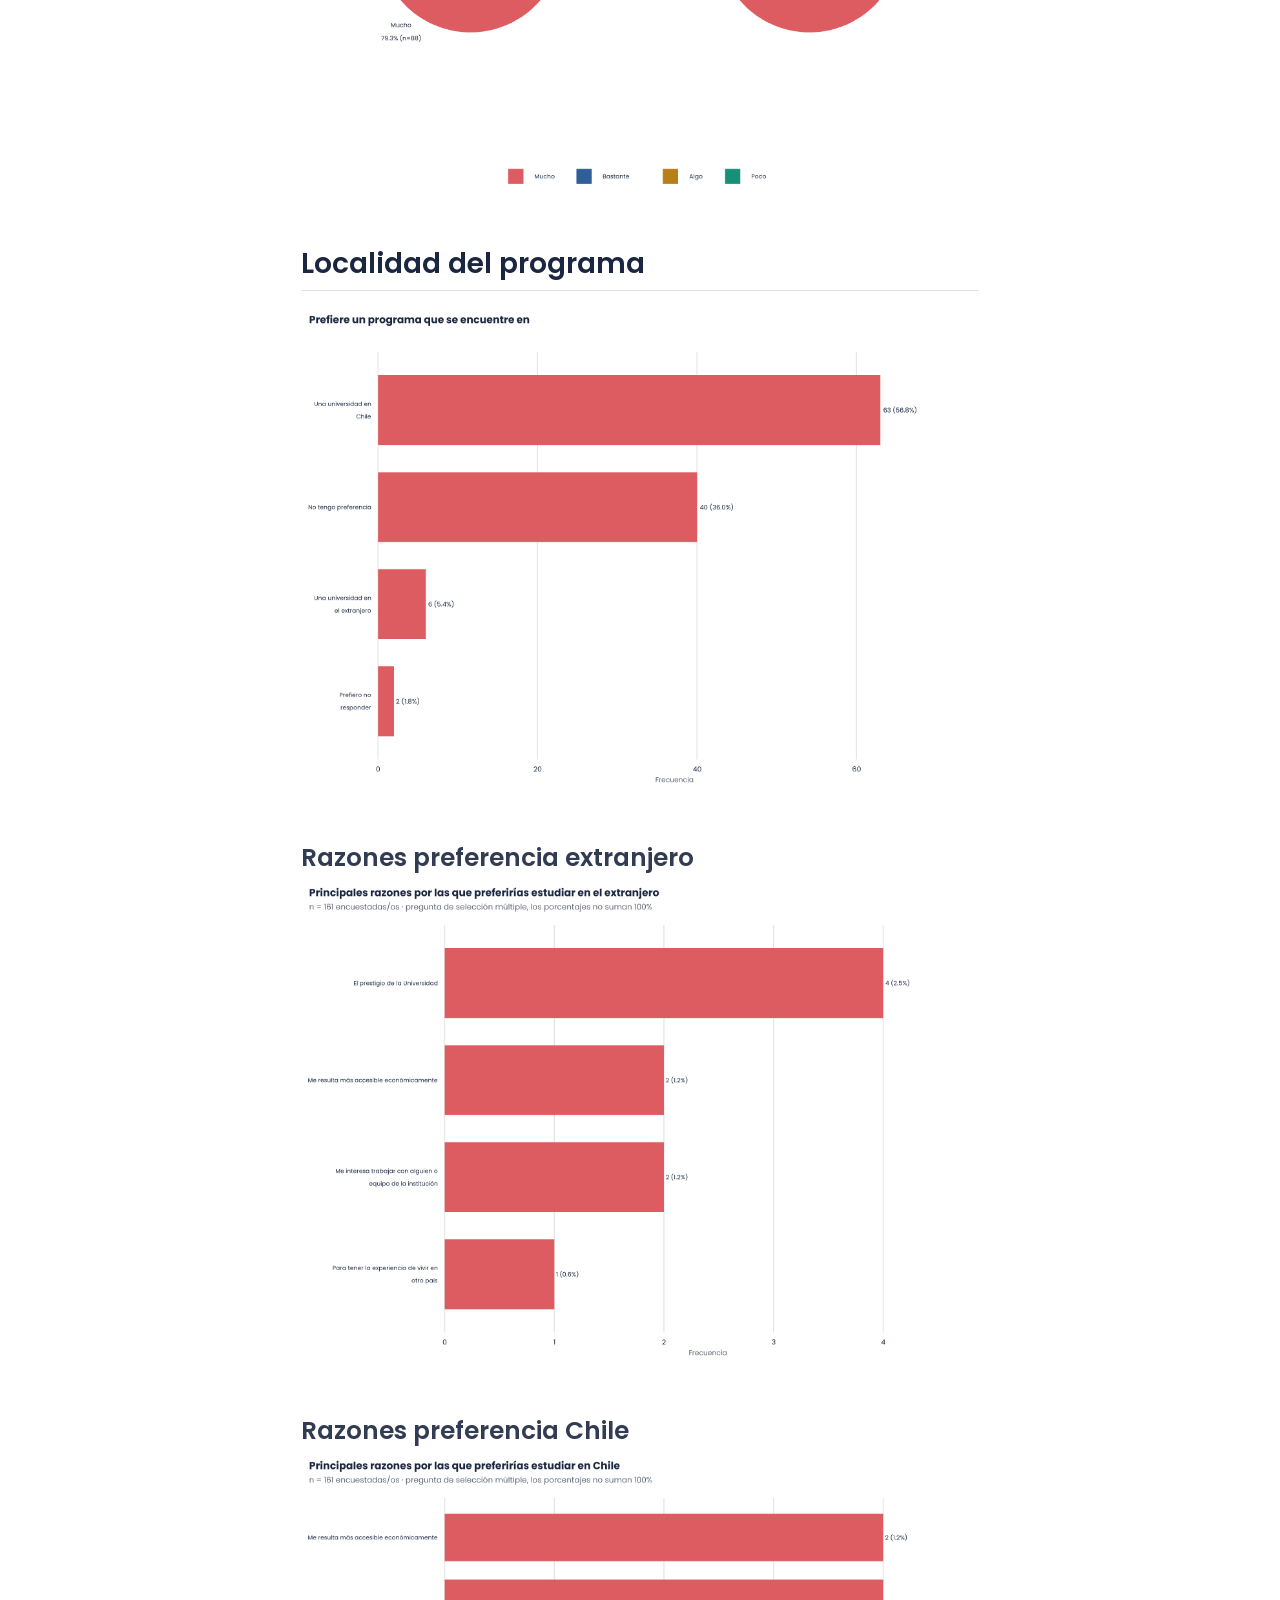
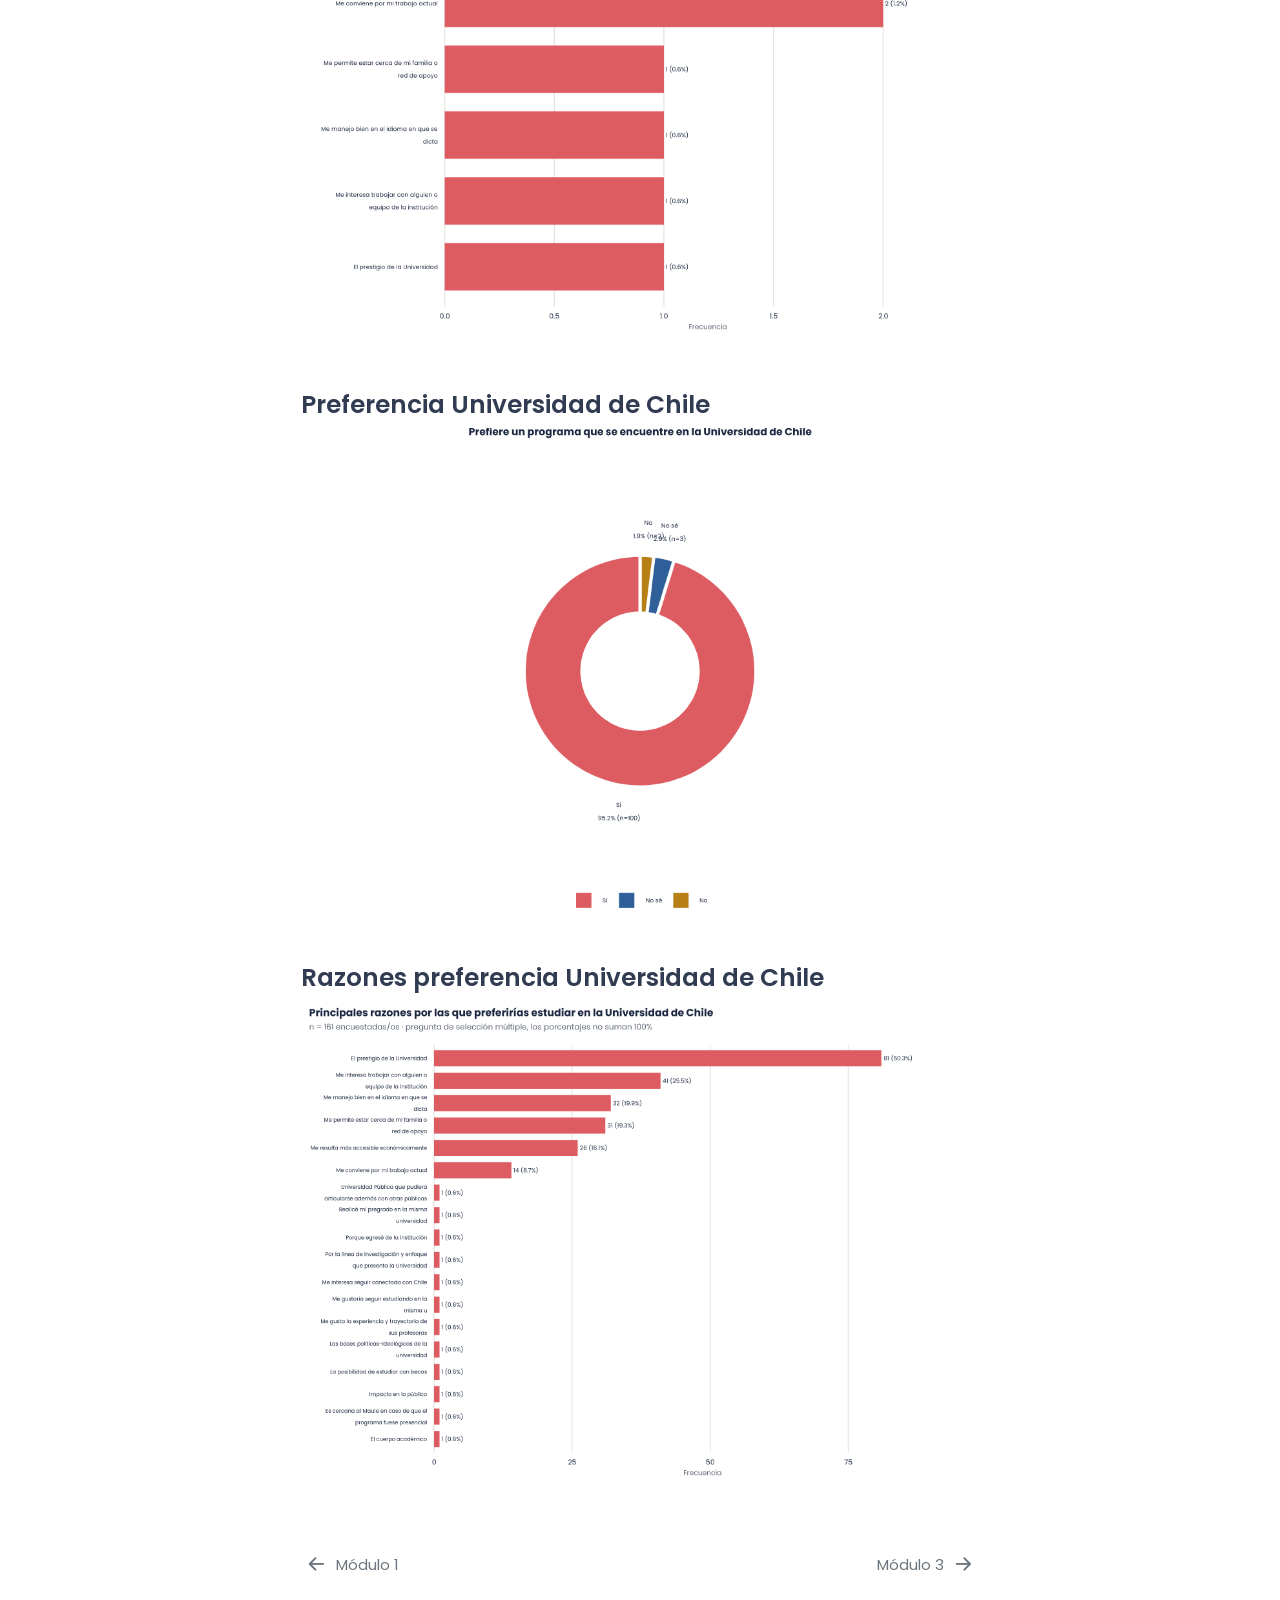
<file: docs/02-seccion2.html>
<!DOCTYPE html>
<html xmlns="http://www.w3.org/1999/xhtml" lang="en" xml:lang="en"><head>

<meta charset="utf-8">
<meta name="generator" content="quarto-1.4.554">

<meta name="viewport" content="width=device-width, initial-scale=1.0, user-scalable=yes">


<title>Estudio de Demanda Doctorado en Estudios de Género - Módulo 2</title>
<style>
code{white-space: pre-wrap;}
span.smallcaps{font-variant: small-caps;}
div.columns{display: flex; gap: min(4vw, 1.5em);}
div.column{flex: auto; overflow-x: auto;}
div.hanging-indent{margin-left: 1.5em; text-indent: -1.5em;}
ul.task-list{list-style: none;}
ul.task-list li input[type="checkbox"] {
  width: 0.8em;
  margin: 0 0.8em 0.2em -1em; /* quarto-specific, see https://github.com/quarto-dev/quarto-cli/issues/4556 */ 
  vertical-align: middle;
}
</style>


<script src="site_libs/quarto-nav/quarto-nav.js"></script>
<script src="site_libs/quarto-nav/headroom.min.js"></script>
<script src="site_libs/clipboard/clipboard.min.js"></script>
<script src="site_libs/quarto-search/autocomplete.umd.js"></script>
<script src="site_libs/quarto-search/fuse.min.js"></script>
<script src="site_libs/quarto-search/quarto-search.js"></script>
<meta name="quarto:offset" content="./">
<link href="./03-seccion3.html" rel="next">
<link href="./01-seccion1.html" rel="prev">
<script src="site_libs/quarto-html/quarto.js"></script>
<script src="site_libs/quarto-html/popper.min.js"></script>
<script src="site_libs/quarto-html/tippy.umd.min.js"></script>
<script src="site_libs/quarto-html/anchor.min.js"></script>
<link href="site_libs/quarto-html/tippy.css" rel="stylesheet">
<link href="site_libs/quarto-html/quarto-syntax-highlighting.css" rel="stylesheet" id="quarto-text-highlighting-styles">
<script src="site_libs/bootstrap/bootstrap.min.js"></script>
<link href="site_libs/bootstrap/bootstrap-icons.css" rel="stylesheet">
<link href="site_libs/bootstrap/bootstrap.min.css" rel="stylesheet" id="quarto-bootstrap" data-mode="light">
<script id="quarto-search-options" type="application/json">{
  "location": "navbar",
  "copy-button": false,
  "collapse-after": 3,
  "panel-placement": "end",
  "type": "overlay",
  "limit": 50,
  "keyboard-shortcut": [
    "f",
    "/",
    "s"
  ],
  "show-item-context": false,
  "language": {
    "search-no-results-text": "No results",
    "search-matching-documents-text": "matching documents",
    "search-copy-link-title": "Copy link to search",
    "search-hide-matches-text": "Hide additional matches",
    "search-more-match-text": "more match in this document",
    "search-more-matches-text": "more matches in this document",
    "search-clear-button-title": "Clear",
    "search-text-placeholder": "",
    "search-detached-cancel-button-title": "Cancel",
    "search-submit-button-title": "Submit",
    "search-label": "Search"
  }
}</script>


</head>

<body class="nav-sidebar floating nav-fixed">

<div id="quarto-search-results"></div>
  <header id="quarto-header" class="headroom fixed-top">
    <nav class="navbar navbar-expand-lg " data-bs-theme="dark">
      <div class="navbar-container container-fluid">
      <div class="navbar-brand-container mx-auto">
    <a class="navbar-brand" href="./index.html">
    <span class="navbar-title">Estudio de Demanda Doctorado en Estudios de Género</span>
    </a>
  </div>
        <div class="quarto-navbar-tools tools-end">
</div>
          <div id="quarto-search" class="" title="Search"></div>
      </div> <!-- /container-fluid -->
    </nav>
  <nav class="quarto-secondary-nav">
    <div class="container-fluid d-flex">
      <button type="button" class="quarto-btn-toggle btn" data-bs-toggle="collapse" data-bs-target=".quarto-sidebar-collapse-item" aria-controls="quarto-sidebar" aria-expanded="false" aria-label="Toggle sidebar navigation" onclick="if (window.quartoToggleHeadroom) { window.quartoToggleHeadroom(); }">
        <i class="bi bi-layout-text-sidebar-reverse"></i>
      </button>
        <nav class="quarto-page-breadcrumbs" aria-label="breadcrumb"><ol class="breadcrumb"><li class="breadcrumb-item"><a href="./02-seccion2.html"><span class="chapter-title">Módulo 2</span></a></li></ol></nav>
        <a class="flex-grow-1" role="button" data-bs-toggle="collapse" data-bs-target=".quarto-sidebar-collapse-item" aria-controls="quarto-sidebar" aria-expanded="false" aria-label="Toggle sidebar navigation" onclick="if (window.quartoToggleHeadroom) { window.quartoToggleHeadroom(); }">      
        </a>
    </div>
  </nav>
</header>
<!-- content -->
<div id="quarto-content" class="quarto-container page-columns page-rows-contents page-layout-article page-navbar">
<!-- sidebar -->
  <nav id="quarto-sidebar" class="sidebar collapse collapse-horizontal quarto-sidebar-collapse-item sidebar-navigation floating overflow-auto">
    <div class="sidebar-menu-container"> 
    <ul class="list-unstyled mt-1">
        <li class="sidebar-item">
  <div class="sidebar-item-container"> 
  <a href="./index.html" class="sidebar-item-text sidebar-link">
 <span class="menu-text">Este documento</span></a>
  </div>
</li>
        <li class="sidebar-item">
  <div class="sidebar-item-container"> 
  <a href="./01-seccion1.html" class="sidebar-item-text sidebar-link"><span class="chapter-title">Módulo 1</span></a>
  </div>
</li>
        <li class="sidebar-item">
  <div class="sidebar-item-container"> 
  <a href="./02-seccion2.html" class="sidebar-item-text sidebar-link active"><span class="chapter-title">Módulo 2</span></a>
  </div>
</li>
        <li class="sidebar-item">
  <div class="sidebar-item-container"> 
  <a href="./03-seccion3.html" class="sidebar-item-text sidebar-link"><span class="chapter-title">Módulo 3</span></a>
  </div>
</li>
    </ul>
    </div>
</nav>
<div id="quarto-sidebar-glass" class="quarto-sidebar-collapse-item" data-bs-toggle="collapse" data-bs-target=".quarto-sidebar-collapse-item"></div>
<!-- margin-sidebar -->
    <div id="quarto-margin-sidebar" class="sidebar margin-sidebar">
        <nav id="TOC" role="doc-toc" class="toc-active">
    <h2 id="toc-title">Table of contents</h2>
   
  <ul>
  <li><a href="#aspectos-importantes-para-un-posgrado-en-estudios-de-género" id="toc-aspectos-importantes-para-un-posgrado-en-estudios-de-género" class="nav-link active" data-scroll-target="#aspectos-importantes-para-un-posgrado-en-estudios-de-género">Aspectos importantes para un posgrado en Estudios de Género</a></li>
  <li><a href="#localidad-del-programa" id="toc-localidad-del-programa" class="nav-link" data-scroll-target="#localidad-del-programa">Localidad del programa</a>
  <ul class="collapse">
  <li><a href="#razones-preferencia-extranjero" id="toc-razones-preferencia-extranjero" class="nav-link" data-scroll-target="#razones-preferencia-extranjero">Razones preferencia extranjero</a></li>
  <li><a href="#razones-preferencia-chile" id="toc-razones-preferencia-chile" class="nav-link" data-scroll-target="#razones-preferencia-chile">Razones preferencia Chile</a></li>
  <li><a href="#preferencia-universidad-de-chile" id="toc-preferencia-universidad-de-chile" class="nav-link" data-scroll-target="#preferencia-universidad-de-chile">Preferencia Universidad de Chile</a></li>
  <li><a href="#razones-preferencia-universidad-de-chile" id="toc-razones-preferencia-universidad-de-chile" class="nav-link" data-scroll-target="#razones-preferencia-universidad-de-chile">Razones preferencia Universidad de Chile</a></li>
  </ul></li>
  </ul>
</nav>
    </div>
<!-- main -->
<main class="content" id="quarto-document-content">

<header id="title-block-header" class="quarto-title-block default">
<div class="quarto-title">
<h1 class="title"><span class="chapter-title">Módulo 2</span></h1>
</div>



<div class="quarto-title-meta">

    
  
    
  </div>
  


</header>


<p>Preferencias Posgrado en Estudios de Género</p>
<section id="aspectos-importantes-para-un-posgrado-en-estudios-de-género" class="level2">
<h2 class="anchored" data-anchor-id="aspectos-importantes-para-un-posgrado-en-estudios-de-género">Aspectos importantes para un posgrado en Estudios de Género</h2>
<div class="cell">
<div class="cell-output-display">
<div>
<figure class="figure">
<p><img src="02-seccion2_files/figure-html/aspectos-posgrado-1-1.png" class="img-fluid figure-img" width="2100"></p>
</figure>
</div>
</div>
</div>
<div class="cell">
<div class="cell-output-display">
<div>
<figure class="figure">
<p><img src="02-seccion2_files/figure-html/aspectos-posgrado-2-1.png" class="img-fluid figure-img" width="2100"></p>
</figure>
</div>
</div>
</div>
<div class="cell">
<div class="cell-output-display">
<div>
<figure class="figure">
<p><img src="02-seccion2_files/figure-html/aspectos-posgrado-3-1.png" class="img-fluid figure-img" width="2100"></p>
</figure>
</div>
</div>
</div>
</section>
<section id="localidad-del-programa" class="level2">
<h2 class="anchored" data-anchor-id="localidad-del-programa">Localidad del programa</h2>
<div class="cell">
<div class="cell-output-display">
<div>
<figure class="figure">
<p><img src="02-seccion2_files/figure-html/preferencia-localidad-1.png" class="img-fluid figure-img" width="2100"></p>
</figure>
</div>
</div>
</div>
<section id="razones-preferencia-extranjero" class="level3">
<h3 class="anchored" data-anchor-id="razones-preferencia-extranjero">Razones preferencia extranjero</h3>
<div class="cell">
<div class="cell-output-display">
<div>
<figure class="figure">
<p><img src="02-seccion2_files/figure-html/razones-extranjero-1.png" class="img-fluid figure-img" width="2100"></p>
</figure>
</div>
</div>
</div>
</section>
<section id="razones-preferencia-chile" class="level3">
<h3 class="anchored" data-anchor-id="razones-preferencia-chile">Razones preferencia Chile</h3>
<div class="cell">
<div class="cell-output-display">
<div>
<figure class="figure">
<p><img src="02-seccion2_files/figure-html/razones-chile-1.png" class="img-fluid figure-img" width="2100"></p>
</figure>
</div>
</div>
</div>
</section>
<section id="preferencia-universidad-de-chile" class="level3">
<h3 class="anchored" data-anchor-id="preferencia-universidad-de-chile">Preferencia Universidad de Chile</h3>
<div class="cell">
<div class="cell-output-display">
<div>
<figure class="figure">
<p><img src="02-seccion2_files/figure-html/localidad-uchile-1.png" class="img-fluid figure-img" width="2100"></p>
</figure>
</div>
</div>
</div>
</section>
<section id="razones-preferencia-universidad-de-chile" class="level3">
<h3 class="anchored" data-anchor-id="razones-preferencia-universidad-de-chile">Razones preferencia Universidad de Chile</h3>
<div class="cell">
<div class="cell-output-display">
<div>
<figure class="figure">
<p><img src="02-seccion2_files/figure-html/razones-uchile-1.png" class="img-fluid figure-img" width="2100"></p>
</figure>
</div>
</div>
</div>


</section>
</section>

</main> <!-- /main -->
<script id="quarto-html-after-body" type="application/javascript">
window.document.addEventListener("DOMContentLoaded", function (event) {
  const toggleBodyColorMode = (bsSheetEl) => {
    const mode = bsSheetEl.getAttribute("data-mode");
    const bodyEl = window.document.querySelector("body");
    if (mode === "dark") {
      bodyEl.classList.add("quarto-dark");
      bodyEl.classList.remove("quarto-light");
    } else {
      bodyEl.classList.add("quarto-light");
      bodyEl.classList.remove("quarto-dark");
    }
  }
  const toggleBodyColorPrimary = () => {
    const bsSheetEl = window.document.querySelector("link#quarto-bootstrap");
    if (bsSheetEl) {
      toggleBodyColorMode(bsSheetEl);
    }
  }
  toggleBodyColorPrimary();  
  const icon = "";
  const anchorJS = new window.AnchorJS();
  anchorJS.options = {
    placement: 'right',
    icon: icon
  };
  anchorJS.add('.anchored');
  const isCodeAnnotation = (el) => {
    for (const clz of el.classList) {
      if (clz.startsWith('code-annotation-')) {                     
        return true;
      }
    }
    return false;
  }
  const clipboard = new window.ClipboardJS('.code-copy-button', {
    text: function(trigger) {
      const codeEl = trigger.previousElementSibling.cloneNode(true);
      for (const childEl of codeEl.children) {
        if (isCodeAnnotation(childEl)) {
          childEl.remove();
        }
      }
      return codeEl.innerText;
    }
  });
  clipboard.on('success', function(e) {
    // button target
    const button = e.trigger;
    // don't keep focus
    button.blur();
    // flash "checked"
    button.classList.add('code-copy-button-checked');
    var currentTitle = button.getAttribute("title");
    button.setAttribute("title", "Copied!");
    let tooltip;
    if (window.bootstrap) {
      button.setAttribute("data-bs-toggle", "tooltip");
      button.setAttribute("data-bs-placement", "left");
      button.setAttribute("data-bs-title", "Copied!");
      tooltip = new bootstrap.Tooltip(button, 
        { trigger: "manual", 
          customClass: "code-copy-button-tooltip",
          offset: [0, -8]});
      tooltip.show();    
    }
    setTimeout(function() {
      if (tooltip) {
        tooltip.hide();
        button.removeAttribute("data-bs-title");
        button.removeAttribute("data-bs-toggle");
        button.removeAttribute("data-bs-placement");
      }
      button.setAttribute("title", currentTitle);
      button.classList.remove('code-copy-button-checked');
    }, 1000);
    // clear code selection
    e.clearSelection();
  });
    var localhostRegex = new RegExp(/^(?:http|https):\/\/localhost\:?[0-9]*\//);
    var mailtoRegex = new RegExp(/^mailto:/);
      var filterRegex = new RegExp('/' + window.location.host + '/');
    var isInternal = (href) => {
        return filterRegex.test(href) || localhostRegex.test(href) || mailtoRegex.test(href);
    }
    // Inspect non-navigation links and adorn them if external
 	var links = window.document.querySelectorAll('a[href]:not(.nav-link):not(.navbar-brand):not(.toc-action):not(.sidebar-link):not(.sidebar-item-toggle):not(.pagination-link):not(.no-external):not([aria-hidden]):not(.dropdown-item):not(.quarto-navigation-tool)');
    for (var i=0; i<links.length; i++) {
      const link = links[i];
      if (!isInternal(link.href)) {
        // undo the damage that might have been done by quarto-nav.js in the case of
        // links that we want to consider external
        if (link.dataset.originalHref !== undefined) {
          link.href = link.dataset.originalHref;
        }
      }
    }
  function tippyHover(el, contentFn, onTriggerFn, onUntriggerFn) {
    const config = {
      allowHTML: true,
      maxWidth: 500,
      delay: 100,
      arrow: false,
      appendTo: function(el) {
          return el.parentElement;
      },
      interactive: true,
      interactiveBorder: 10,
      theme: 'quarto',
      placement: 'bottom-start',
    };
    if (contentFn) {
      config.content = contentFn;
    }
    if (onTriggerFn) {
      config.onTrigger = onTriggerFn;
    }
    if (onUntriggerFn) {
      config.onUntrigger = onUntriggerFn;
    }
    window.tippy(el, config); 
  }
  const noterefs = window.document.querySelectorAll('a[role="doc-noteref"]');
  for (var i=0; i<noterefs.length; i++) {
    const ref = noterefs[i];
    tippyHover(ref, function() {
      // use id or data attribute instead here
      let href = ref.getAttribute('data-footnote-href') || ref.getAttribute('href');
      try { href = new URL(href).hash; } catch {}
      const id = href.replace(/^#\/?/, "");
      const note = window.document.getElementById(id);
      if (note) {
        return note.innerHTML;
      } else {
        return "";
      }
    });
  }
  const xrefs = window.document.querySelectorAll('a.quarto-xref');
  const processXRef = (id, note) => {
    // Strip column container classes
    const stripColumnClz = (el) => {
      el.classList.remove("page-full", "page-columns");
      if (el.children) {
        for (const child of el.children) {
          stripColumnClz(child);
        }
      }
    }
    stripColumnClz(note)
    if (id === null || id.startsWith('sec-')) {
      // Special case sections, only their first couple elements
      const container = document.createElement("div");
      if (note.children && note.children.length > 2) {
        container.appendChild(note.children[0].cloneNode(true));
        for (let i = 1; i < note.children.length; i++) {
          const child = note.children[i];
          if (child.tagName === "P" && child.innerText === "") {
            continue;
          } else {
            container.appendChild(child.cloneNode(true));
            break;
          }
        }
        if (window.Quarto?.typesetMath) {
          window.Quarto.typesetMath(container);
        }
        return container.innerHTML
      } else {
        if (window.Quarto?.typesetMath) {
          window.Quarto.typesetMath(note);
        }
        return note.innerHTML;
      }
    } else {
      // Remove any anchor links if they are present
      const anchorLink = note.querySelector('a.anchorjs-link');
      if (anchorLink) {
        anchorLink.remove();
      }
      if (window.Quarto?.typesetMath) {
        window.Quarto.typesetMath(note);
      }
      // TODO in 1.5, we should make sure this works without a callout special case
      if (note.classList.contains("callout")) {
        return note.outerHTML;
      } else {
        return note.innerHTML;
      }
    }
  }
  for (var i=0; i<xrefs.length; i++) {
    const xref = xrefs[i];
    tippyHover(xref, undefined, function(instance) {
      instance.disable();
      let url = xref.getAttribute('href');
      let hash = undefined; 
      if (url.startsWith('#')) {
        hash = url;
      } else {
        try { hash = new URL(url).hash; } catch {}
      }
      if (hash) {
        const id = hash.replace(/^#\/?/, "");
        const note = window.document.getElementById(id);
        if (note !== null) {
          try {
            const html = processXRef(id, note.cloneNode(true));
            instance.setContent(html);
          } finally {
            instance.enable();
            instance.show();
          }
        } else {
          // See if we can fetch this
          fetch(url.split('#')[0])
          .then(res => res.text())
          .then(html => {
            const parser = new DOMParser();
            const htmlDoc = parser.parseFromString(html, "text/html");
            const note = htmlDoc.getElementById(id);
            if (note !== null) {
              const html = processXRef(id, note);
              instance.setContent(html);
            } 
          }).finally(() => {
            instance.enable();
            instance.show();
          });
        }
      } else {
        // See if we can fetch a full url (with no hash to target)
        // This is a special case and we should probably do some content thinning / targeting
        fetch(url)
        .then(res => res.text())
        .then(html => {
          const parser = new DOMParser();
          const htmlDoc = parser.parseFromString(html, "text/html");
          const note = htmlDoc.querySelector('main.content');
          if (note !== null) {
            // This should only happen for chapter cross references
            // (since there is no id in the URL)
            // remove the first header
            if (note.children.length > 0 && note.children[0].tagName === "HEADER") {
              note.children[0].remove();
            }
            const html = processXRef(null, note);
            instance.setContent(html);
          } 
        }).finally(() => {
          instance.enable();
          instance.show();
        });
      }
    }, function(instance) {
    });
  }
      let selectedAnnoteEl;
      const selectorForAnnotation = ( cell, annotation) => {
        let cellAttr = 'data-code-cell="' + cell + '"';
        let lineAttr = 'data-code-annotation="' +  annotation + '"';
        const selector = 'span[' + cellAttr + '][' + lineAttr + ']';
        return selector;
      }
      const selectCodeLines = (annoteEl) => {
        const doc = window.document;
        const targetCell = annoteEl.getAttribute("data-target-cell");
        const targetAnnotation = annoteEl.getAttribute("data-target-annotation");
        const annoteSpan = window.document.querySelector(selectorForAnnotation(targetCell, targetAnnotation));
        const lines = annoteSpan.getAttribute("data-code-lines").split(",");
        const lineIds = lines.map((line) => {
          return targetCell + "-" + line;
        })
        let top = null;
        let height = null;
        let parent = null;
        if (lineIds.length > 0) {
            //compute the position of the single el (top and bottom and make a div)
            const el = window.document.getElementById(lineIds[0]);
            top = el.offsetTop;
            height = el.offsetHeight;
            parent = el.parentElement.parentElement;
          if (lineIds.length > 1) {
            const lastEl = window.document.getElementById(lineIds[lineIds.length - 1]);
            const bottom = lastEl.offsetTop + lastEl.offsetHeight;
            height = bottom - top;
          }
          if (top !== null && height !== null && parent !== null) {
            // cook up a div (if necessary) and position it 
            let div = window.document.getElementById("code-annotation-line-highlight");
            if (div === null) {
              div = window.document.createElement("div");
              div.setAttribute("id", "code-annotation-line-highlight");
              div.style.position = 'absolute';
              parent.appendChild(div);
            }
            div.style.top = top - 2 + "px";
            div.style.height = height + 4 + "px";
            div.style.left = 0;
            let gutterDiv = window.document.getElementById("code-annotation-line-highlight-gutter");
            if (gutterDiv === null) {
              gutterDiv = window.document.createElement("div");
              gutterDiv.setAttribute("id", "code-annotation-line-highlight-gutter");
              gutterDiv.style.position = 'absolute';
              const codeCell = window.document.getElementById(targetCell);
              const gutter = codeCell.querySelector('.code-annotation-gutter');
              gutter.appendChild(gutterDiv);
            }
            gutterDiv.style.top = top - 2 + "px";
            gutterDiv.style.height = height + 4 + "px";
          }
          selectedAnnoteEl = annoteEl;
        }
      };
      const unselectCodeLines = () => {
        const elementsIds = ["code-annotation-line-highlight", "code-annotation-line-highlight-gutter"];
        elementsIds.forEach((elId) => {
          const div = window.document.getElementById(elId);
          if (div) {
            div.remove();
          }
        });
        selectedAnnoteEl = undefined;
      };
        // Handle positioning of the toggle
    window.addEventListener(
      "resize",
      throttle(() => {
        elRect = undefined;
        if (selectedAnnoteEl) {
          selectCodeLines(selectedAnnoteEl);
        }
      }, 10)
    );
    function throttle(fn, ms) {
    let throttle = false;
    let timer;
      return (...args) => {
        if(!throttle) { // first call gets through
            fn.apply(this, args);
            throttle = true;
        } else { // all the others get throttled
            if(timer) clearTimeout(timer); // cancel #2
            timer = setTimeout(() => {
              fn.apply(this, args);
              timer = throttle = false;
            }, ms);
        }
      };
    }
      // Attach click handler to the DT
      const annoteDls = window.document.querySelectorAll('dt[data-target-cell]');
      for (const annoteDlNode of annoteDls) {
        annoteDlNode.addEventListener('click', (event) => {
          const clickedEl = event.target;
          if (clickedEl !== selectedAnnoteEl) {
            unselectCodeLines();
            const activeEl = window.document.querySelector('dt[data-target-cell].code-annotation-active');
            if (activeEl) {
              activeEl.classList.remove('code-annotation-active');
            }
            selectCodeLines(clickedEl);
            clickedEl.classList.add('code-annotation-active');
          } else {
            // Unselect the line
            unselectCodeLines();
            clickedEl.classList.remove('code-annotation-active');
          }
        });
      }
  const findCites = (el) => {
    const parentEl = el.parentElement;
    if (parentEl) {
      const cites = parentEl.dataset.cites;
      if (cites) {
        return {
          el,
          cites: cites.split(' ')
        };
      } else {
        return findCites(el.parentElement)
      }
    } else {
      return undefined;
    }
  };
  var bibliorefs = window.document.querySelectorAll('a[role="doc-biblioref"]');
  for (var i=0; i<bibliorefs.length; i++) {
    const ref = bibliorefs[i];
    const citeInfo = findCites(ref);
    if (citeInfo) {
      tippyHover(citeInfo.el, function() {
        var popup = window.document.createElement('div');
        citeInfo.cites.forEach(function(cite) {
          var citeDiv = window.document.createElement('div');
          citeDiv.classList.add('hanging-indent');
          citeDiv.classList.add('csl-entry');
          var biblioDiv = window.document.getElementById('ref-' + cite);
          if (biblioDiv) {
            citeDiv.innerHTML = biblioDiv.innerHTML;
          }
          popup.appendChild(citeDiv);
        });
        return popup.innerHTML;
      });
    }
  }
});
</script>
<nav class="page-navigation">
  <div class="nav-page nav-page-previous">
      <a href="./01-seccion1.html" class="pagination-link" aria-label="Módulo 1">
        <i class="bi bi-arrow-left-short"></i> <span class="nav-page-text"><span class="chapter-title">Módulo 1</span></span>
      </a>          
  </div>
  <div class="nav-page nav-page-next">
      <a href="./03-seccion3.html" class="pagination-link" aria-label="Módulo 3">
        <span class="nav-page-text"><span class="chapter-title">Módulo 3</span></span> <i class="bi bi-arrow-right-short"></i>
      </a>
  </div>
</nav>
</div> <!-- /content -->




</body></html>
</file>
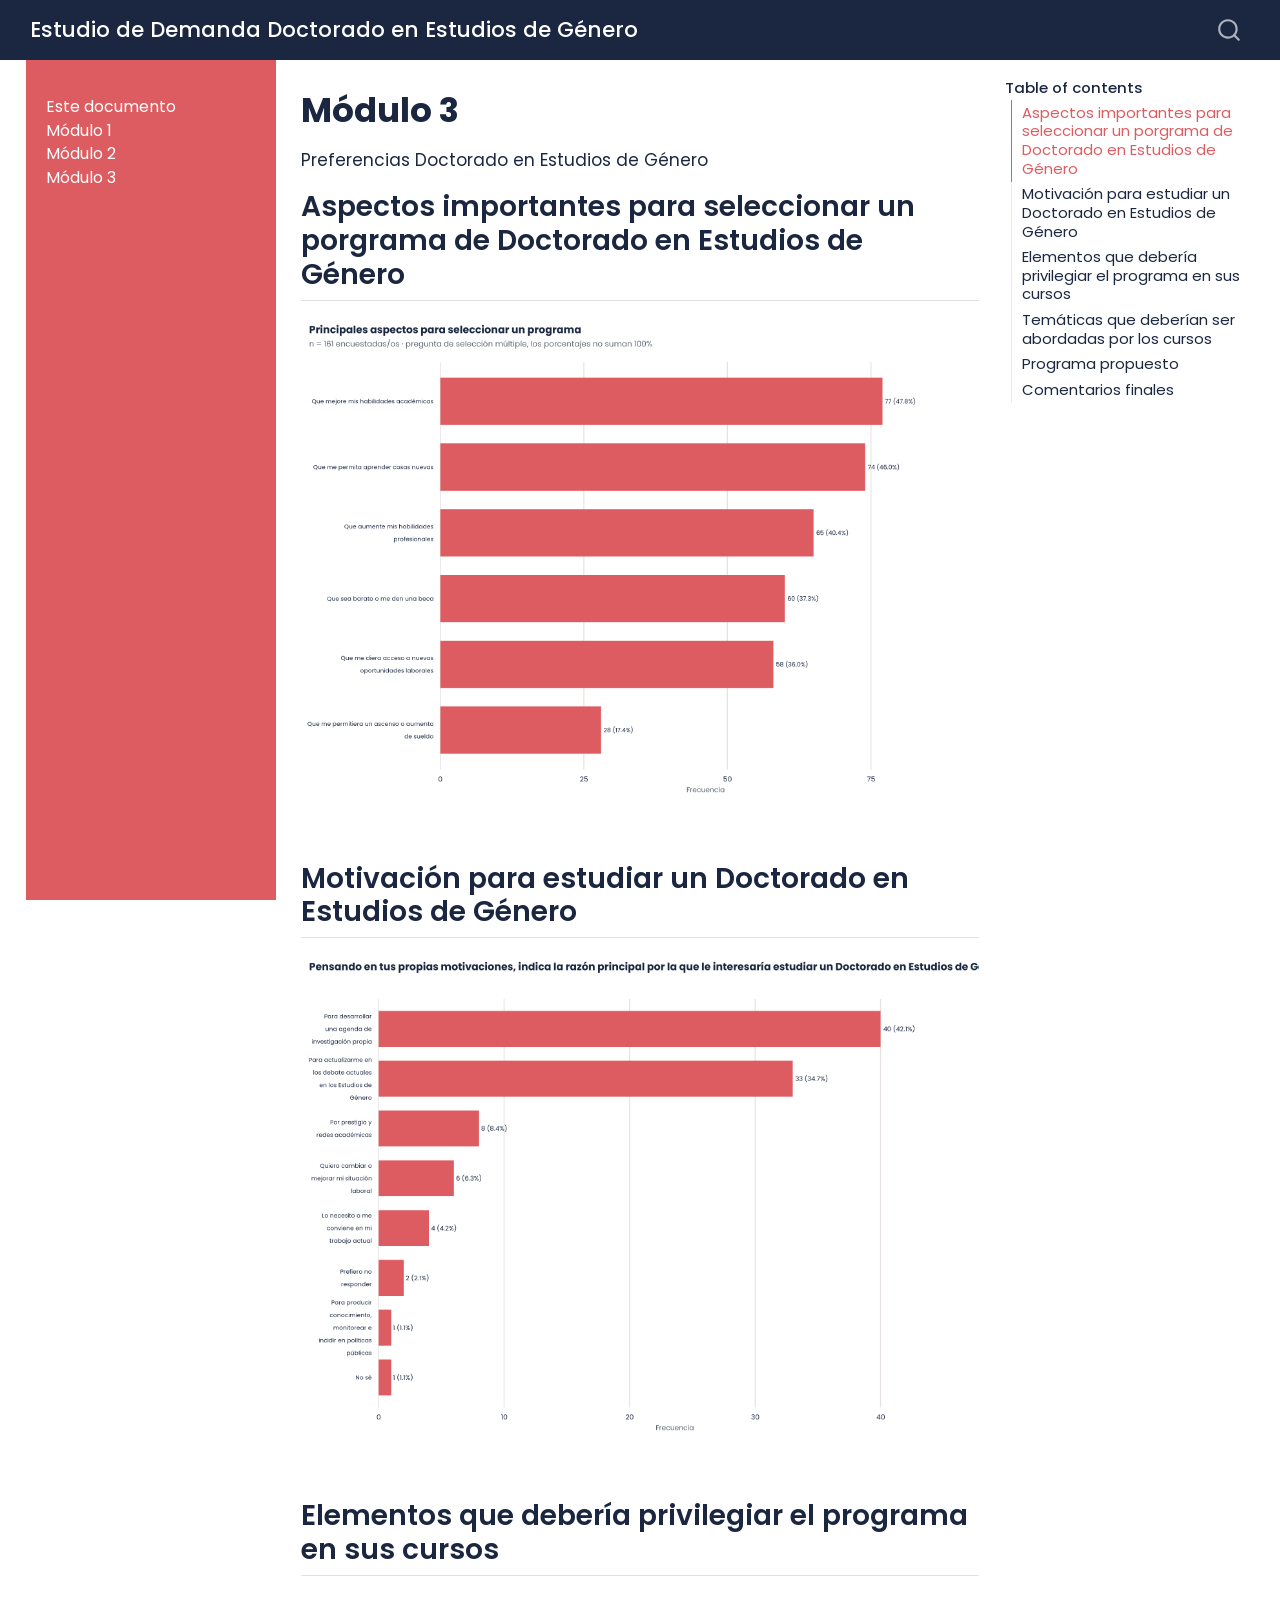
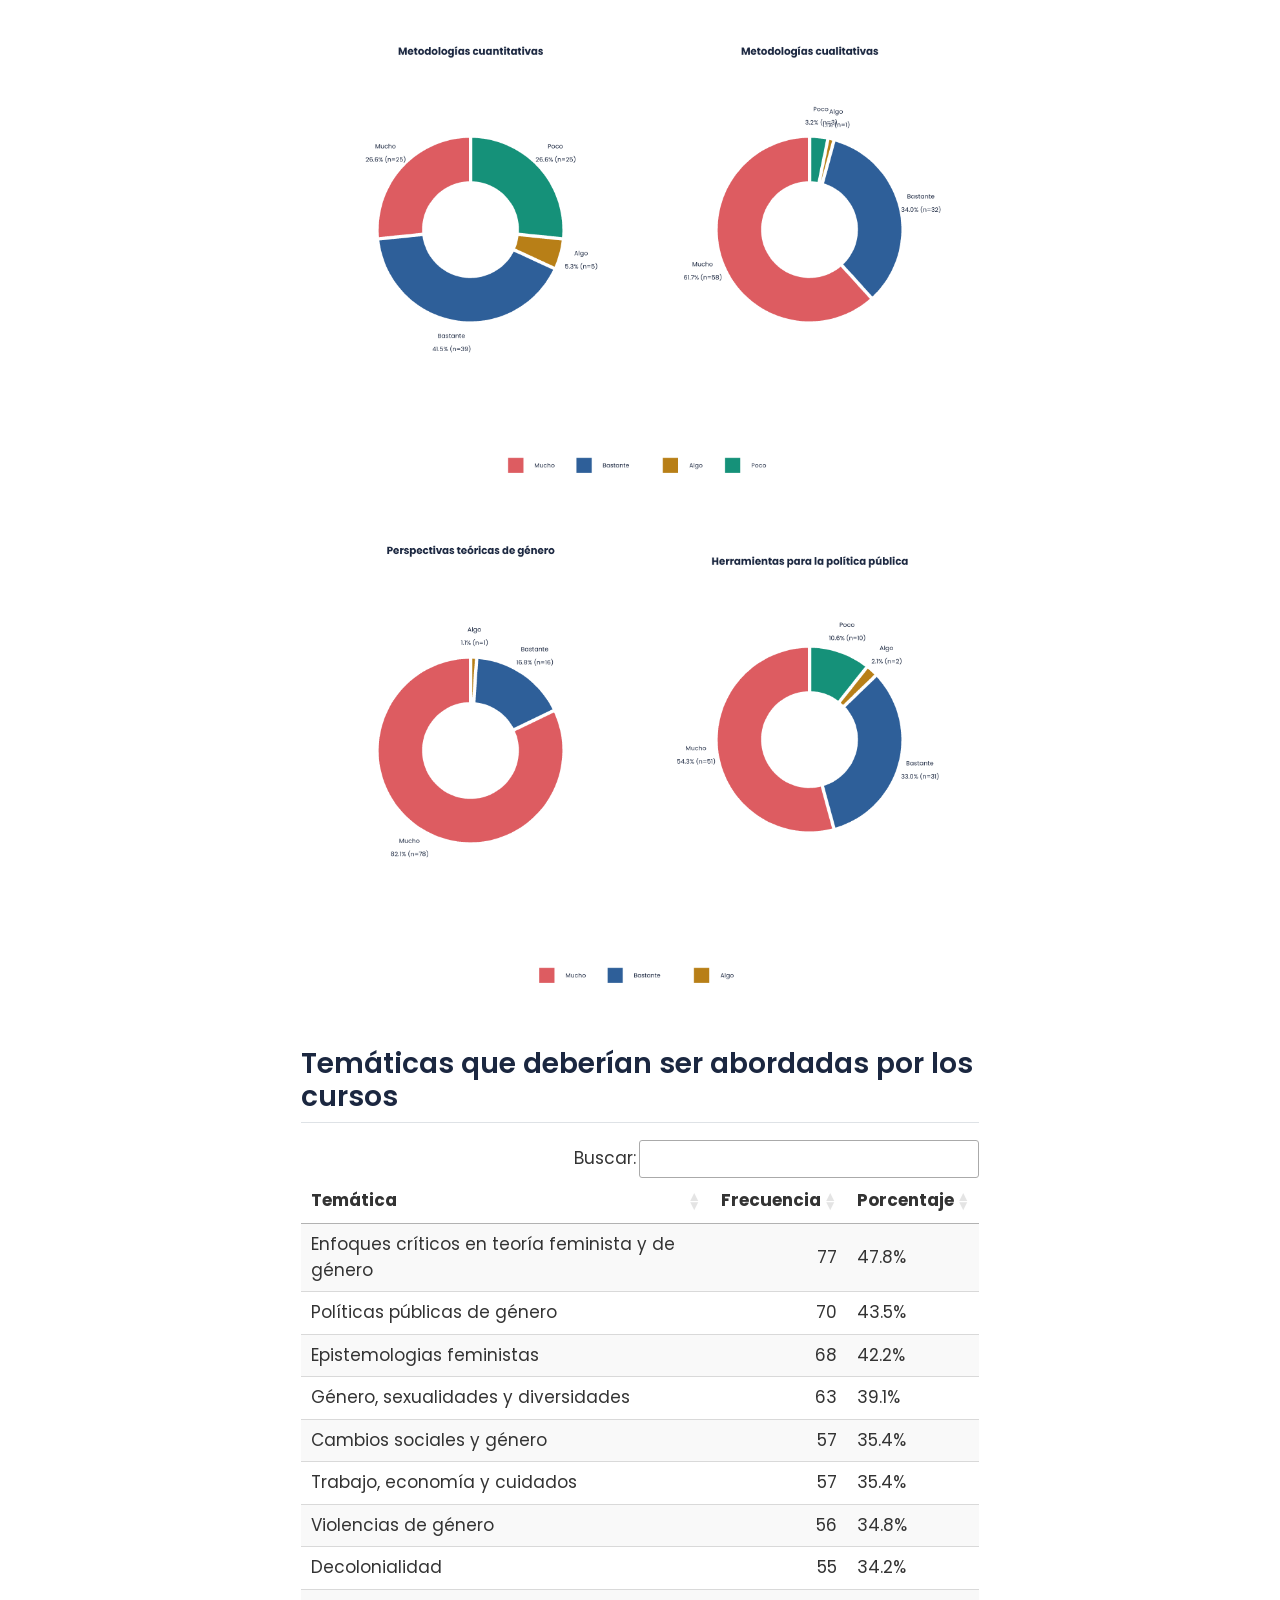
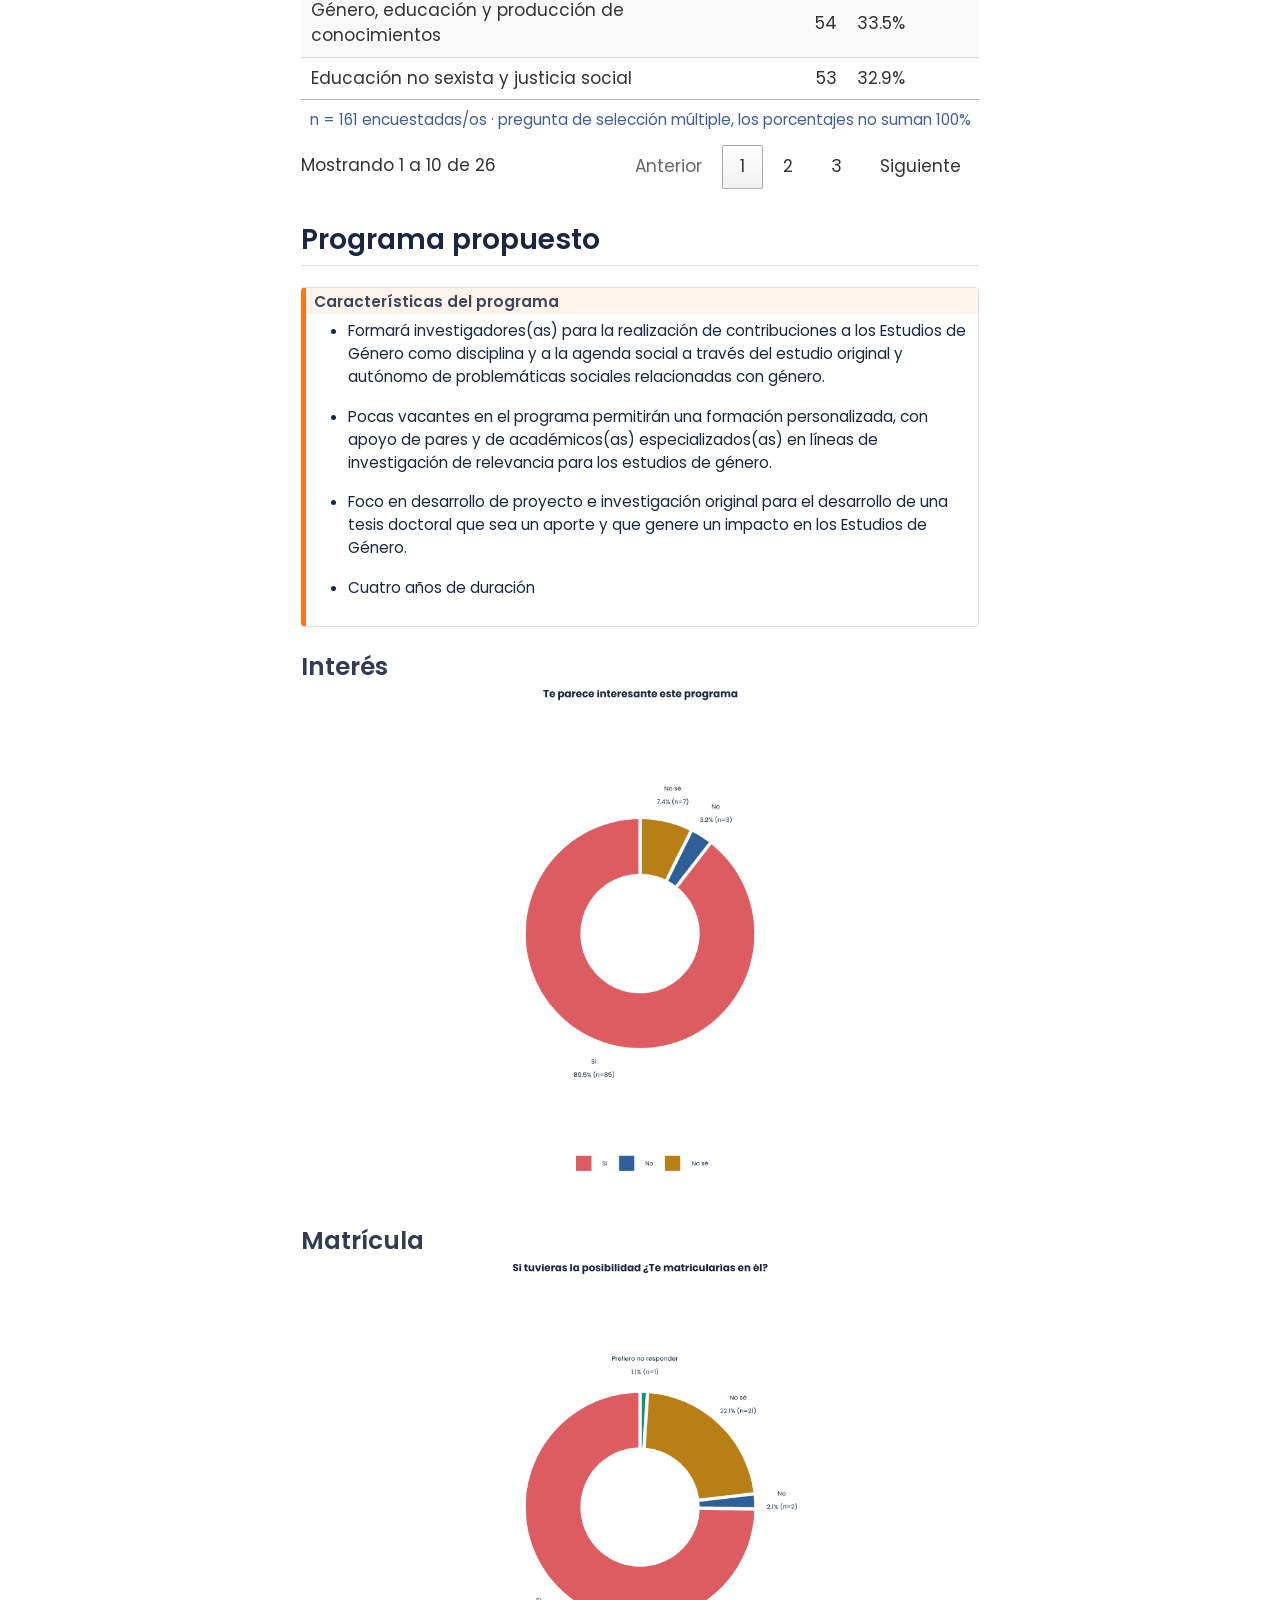
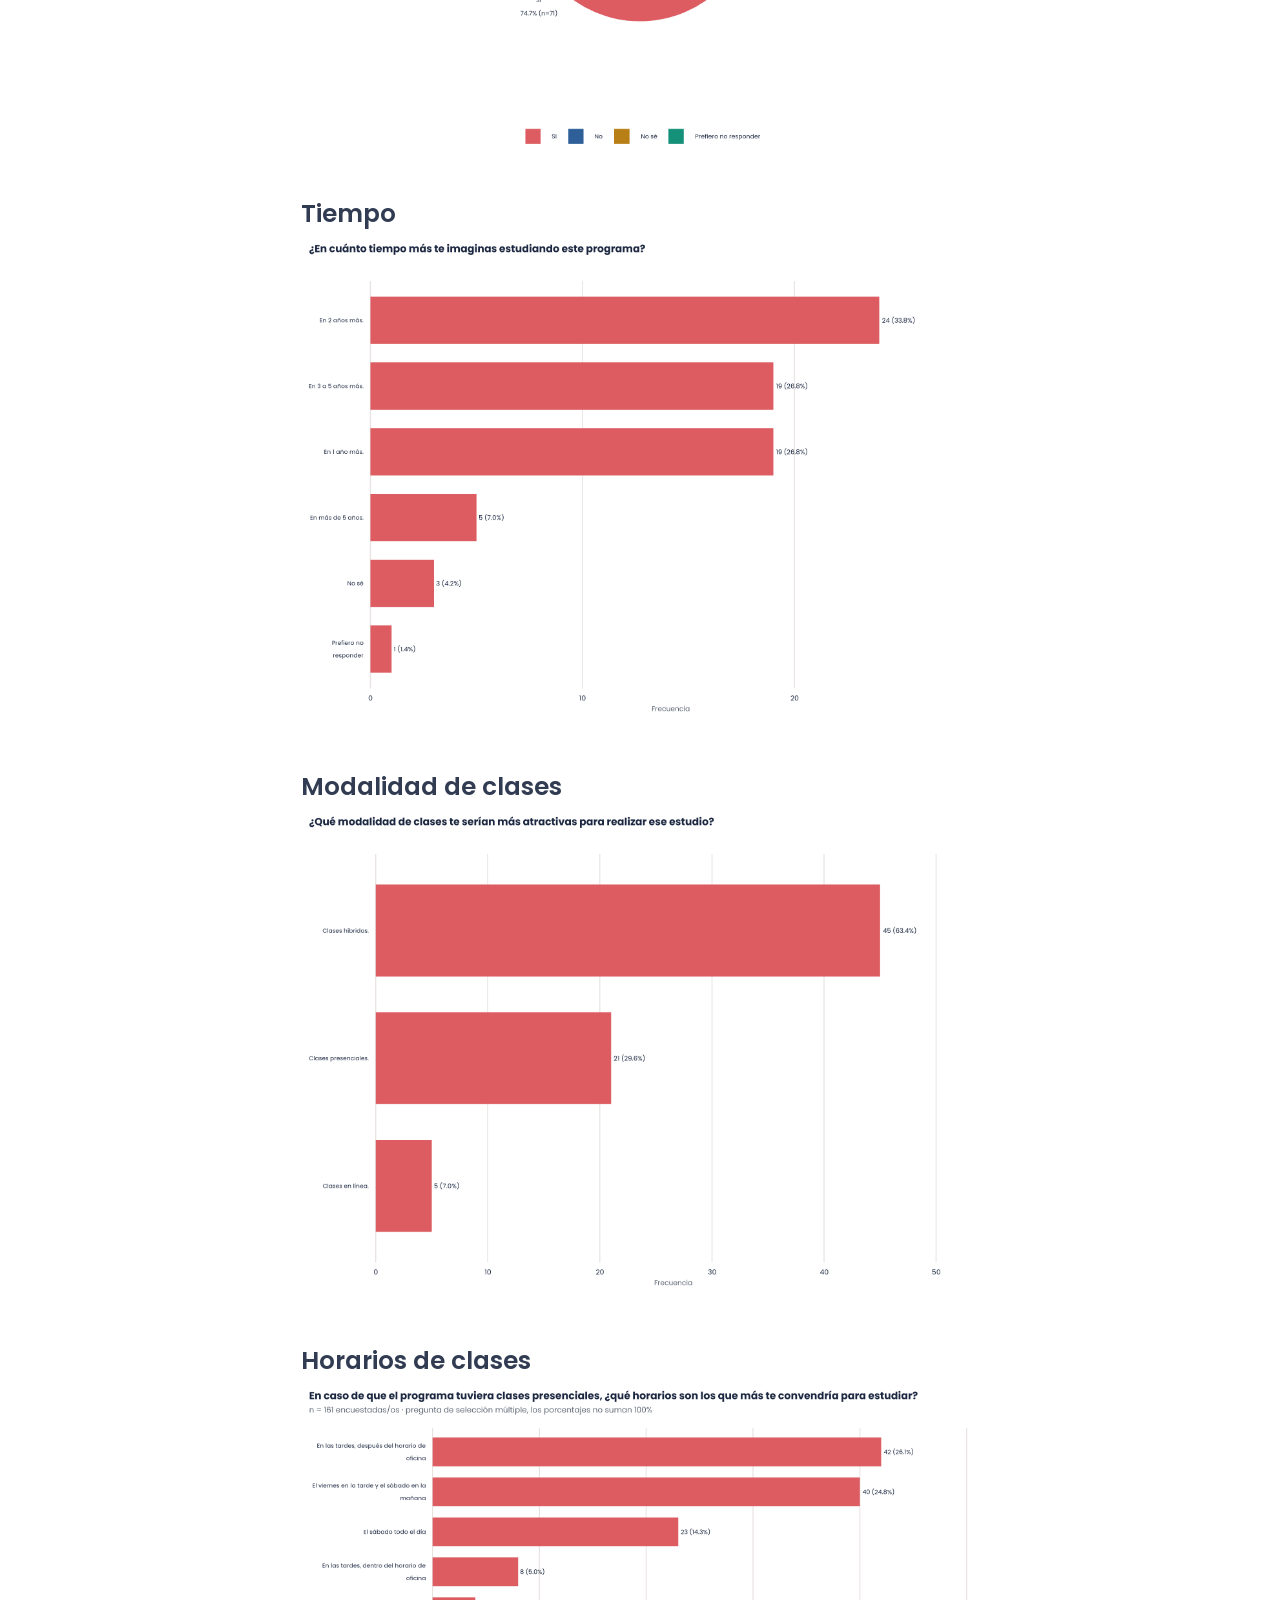
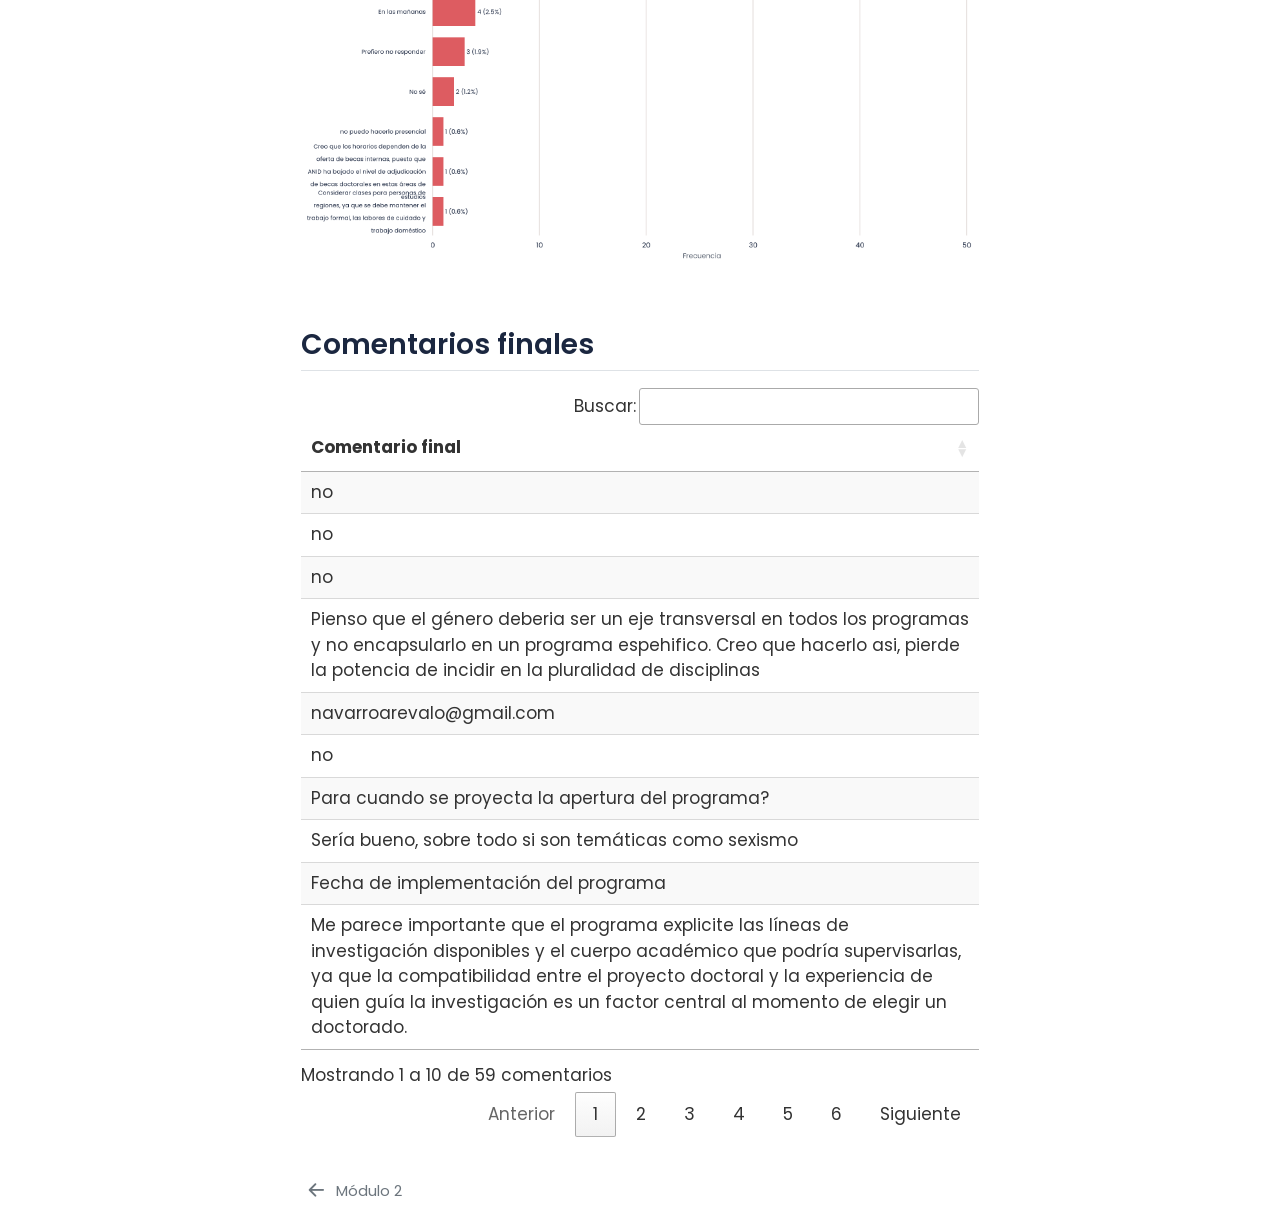
<file: docs/03-seccion3.html>
<!DOCTYPE html>
<html xmlns="http://www.w3.org/1999/xhtml" lang="en" xml:lang="en"><head>

<meta charset="utf-8">
<meta name="generator" content="quarto-1.4.554">

<meta name="viewport" content="width=device-width, initial-scale=1.0, user-scalable=yes">


<title>Estudio de Demanda Doctorado en Estudios de Género - Módulo 3</title>
<style>
code{white-space: pre-wrap;}
span.smallcaps{font-variant: small-caps;}
div.columns{display: flex; gap: min(4vw, 1.5em);}
div.column{flex: auto; overflow-x: auto;}
div.hanging-indent{margin-left: 1.5em; text-indent: -1.5em;}
ul.task-list{list-style: none;}
ul.task-list li input[type="checkbox"] {
  width: 0.8em;
  margin: 0 0.8em 0.2em -1em; /* quarto-specific, see https://github.com/quarto-dev/quarto-cli/issues/4556 */ 
  vertical-align: middle;
}
</style>


<script src="site_libs/quarto-nav/quarto-nav.js"></script>
<script src="site_libs/quarto-nav/headroom.min.js"></script>
<script src="site_libs/clipboard/clipboard.min.js"></script>
<script src="site_libs/quarto-search/autocomplete.umd.js"></script>
<script src="site_libs/quarto-search/fuse.min.js"></script>
<script src="site_libs/quarto-search/quarto-search.js"></script>
<meta name="quarto:offset" content="./">
<link href="./02-seccion2.html" rel="prev">
<script src="site_libs/quarto-html/quarto.js"></script>
<script src="site_libs/quarto-html/popper.min.js"></script>
<script src="site_libs/quarto-html/tippy.umd.min.js"></script>
<script src="site_libs/quarto-html/anchor.min.js"></script>
<link href="site_libs/quarto-html/tippy.css" rel="stylesheet">
<link href="site_libs/quarto-html/quarto-syntax-highlighting.css" rel="stylesheet" id="quarto-text-highlighting-styles">
<script src="site_libs/bootstrap/bootstrap.min.js"></script>
<link href="site_libs/bootstrap/bootstrap-icons.css" rel="stylesheet">
<link href="site_libs/bootstrap/bootstrap.min.css" rel="stylesheet" id="quarto-bootstrap" data-mode="light">
<script id="quarto-search-options" type="application/json">{
  "location": "navbar",
  "copy-button": false,
  "collapse-after": 3,
  "panel-placement": "end",
  "type": "overlay",
  "limit": 50,
  "keyboard-shortcut": [
    "f",
    "/",
    "s"
  ],
  "show-item-context": false,
  "language": {
    "search-no-results-text": "No results",
    "search-matching-documents-text": "matching documents",
    "search-copy-link-title": "Copy link to search",
    "search-hide-matches-text": "Hide additional matches",
    "search-more-match-text": "more match in this document",
    "search-more-matches-text": "more matches in this document",
    "search-clear-button-title": "Clear",
    "search-text-placeholder": "",
    "search-detached-cancel-button-title": "Cancel",
    "search-submit-button-title": "Submit",
    "search-label": "Search"
  }
}</script>
<link href="site_libs/htmltools-fill-0.5.8.1/fill.css" rel="stylesheet">

<script src="site_libs/htmlwidgets-1.6.4/htmlwidgets.js"></script>

<link href="site_libs/datatables-css-0.0.0/datatables-crosstalk.css" rel="stylesheet">

<script src="site_libs/datatables-binding-0.33/datatables.js"></script>

<script src="site_libs/jquery-3.6.0/jquery-3.6.0.min.js"></script>

<link href="site_libs/dt-core-1.13.6/css/jquery.dataTables.min.css" rel="stylesheet">

<link href="site_libs/dt-core-1.13.6/css/jquery.dataTables.extra.css" rel="stylesheet">

<script src="site_libs/dt-core-1.13.6/js/jquery.dataTables.min.js"></script>

<link href="site_libs/crosstalk-1.2.1/css/crosstalk.min.css" rel="stylesheet">

<script src="site_libs/crosstalk-1.2.1/js/crosstalk.min.js"></script>



</head>

<body class="nav-sidebar floating nav-fixed">

<div id="quarto-search-results"></div>
  <header id="quarto-header" class="headroom fixed-top">
    <nav class="navbar navbar-expand-lg " data-bs-theme="dark">
      <div class="navbar-container container-fluid">
      <div class="navbar-brand-container mx-auto">
    <a class="navbar-brand" href="./index.html">
    <span class="navbar-title">Estudio de Demanda Doctorado en Estudios de Género</span>
    </a>
  </div>
        <div class="quarto-navbar-tools tools-end">
</div>
          <div id="quarto-search" class="" title="Search"></div>
      </div> <!-- /container-fluid -->
    </nav>
  <nav class="quarto-secondary-nav">
    <div class="container-fluid d-flex">
      <button type="button" class="quarto-btn-toggle btn" data-bs-toggle="collapse" data-bs-target=".quarto-sidebar-collapse-item" aria-controls="quarto-sidebar" aria-expanded="false" aria-label="Toggle sidebar navigation" onclick="if (window.quartoToggleHeadroom) { window.quartoToggleHeadroom(); }">
        <i class="bi bi-layout-text-sidebar-reverse"></i>
      </button>
        <nav class="quarto-page-breadcrumbs" aria-label="breadcrumb"><ol class="breadcrumb"><li class="breadcrumb-item"><a href="./03-seccion3.html"><span class="chapter-title">Módulo 3</span></a></li></ol></nav>
        <a class="flex-grow-1" role="button" data-bs-toggle="collapse" data-bs-target=".quarto-sidebar-collapse-item" aria-controls="quarto-sidebar" aria-expanded="false" aria-label="Toggle sidebar navigation" onclick="if (window.quartoToggleHeadroom) { window.quartoToggleHeadroom(); }">      
        </a>
    </div>
  </nav>
</header>
<!-- content -->
<div id="quarto-content" class="quarto-container page-columns page-rows-contents page-layout-article page-navbar">
<!-- sidebar -->
  <nav id="quarto-sidebar" class="sidebar collapse collapse-horizontal quarto-sidebar-collapse-item sidebar-navigation floating overflow-auto">
    <div class="sidebar-menu-container"> 
    <ul class="list-unstyled mt-1">
        <li class="sidebar-item">
  <div class="sidebar-item-container"> 
  <a href="./index.html" class="sidebar-item-text sidebar-link">
 <span class="menu-text">Este documento</span></a>
  </div>
</li>
        <li class="sidebar-item">
  <div class="sidebar-item-container"> 
  <a href="./01-seccion1.html" class="sidebar-item-text sidebar-link"><span class="chapter-title">Módulo 1</span></a>
  </div>
</li>
        <li class="sidebar-item">
  <div class="sidebar-item-container"> 
  <a href="./02-seccion2.html" class="sidebar-item-text sidebar-link"><span class="chapter-title">Módulo 2</span></a>
  </div>
</li>
        <li class="sidebar-item">
  <div class="sidebar-item-container"> 
  <a href="./03-seccion3.html" class="sidebar-item-text sidebar-link active"><span class="chapter-title">Módulo 3</span></a>
  </div>
</li>
    </ul>
    </div>
</nav>
<div id="quarto-sidebar-glass" class="quarto-sidebar-collapse-item" data-bs-toggle="collapse" data-bs-target=".quarto-sidebar-collapse-item"></div>
<!-- margin-sidebar -->
    <div id="quarto-margin-sidebar" class="sidebar margin-sidebar">
        <nav id="TOC" role="doc-toc" class="toc-active">
    <h2 id="toc-title">Table of contents</h2>
   
  <ul>
  <li><a href="#aspectos-importantes-para-seleccionar-un-porgrama-de-doctorado-en-estudios-de-género" id="toc-aspectos-importantes-para-seleccionar-un-porgrama-de-doctorado-en-estudios-de-género" class="nav-link active" data-scroll-target="#aspectos-importantes-para-seleccionar-un-porgrama-de-doctorado-en-estudios-de-género">Aspectos importantes para seleccionar un porgrama de Doctorado en Estudios de Género</a></li>
  <li><a href="#motivación-para-estudiar-un-doctorado-en-estudios-de-género" id="toc-motivación-para-estudiar-un-doctorado-en-estudios-de-género" class="nav-link" data-scroll-target="#motivación-para-estudiar-un-doctorado-en-estudios-de-género">Motivación para estudiar un Doctorado en Estudios de Género</a></li>
  <li><a href="#elementos-que-debería-privilegiar-el-programa-en-sus-cursos" id="toc-elementos-que-debería-privilegiar-el-programa-en-sus-cursos" class="nav-link" data-scroll-target="#elementos-que-debería-privilegiar-el-programa-en-sus-cursos">Elementos que debería privilegiar el programa en sus cursos</a></li>
  <li><a href="#temáticas-que-deberían-ser-abordadas-por-los-cursos" id="toc-temáticas-que-deberían-ser-abordadas-por-los-cursos" class="nav-link" data-scroll-target="#temáticas-que-deberían-ser-abordadas-por-los-cursos">Temáticas que deberían ser abordadas por los cursos</a></li>
  <li><a href="#programa-propuesto" id="toc-programa-propuesto" class="nav-link" data-scroll-target="#programa-propuesto">Programa propuesto</a>
  <ul class="collapse">
  <li><a href="#interés" id="toc-interés" class="nav-link" data-scroll-target="#interés">Interés</a></li>
  <li><a href="#matrícula" id="toc-matrícula" class="nav-link" data-scroll-target="#matrícula">Matrícula</a></li>
  <li><a href="#tiempo" id="toc-tiempo" class="nav-link" data-scroll-target="#tiempo">Tiempo</a></li>
  <li><a href="#modalidad-de-clases" id="toc-modalidad-de-clases" class="nav-link" data-scroll-target="#modalidad-de-clases">Modalidad de clases</a></li>
  <li><a href="#horarios-de-clases" id="toc-horarios-de-clases" class="nav-link" data-scroll-target="#horarios-de-clases">Horarios de clases</a></li>
  </ul></li>
  <li><a href="#comentarios-finales" id="toc-comentarios-finales" class="nav-link" data-scroll-target="#comentarios-finales">Comentarios finales</a></li>
  </ul>
</nav>
    </div>
<!-- main -->
<main class="content" id="quarto-document-content">

<header id="title-block-header" class="quarto-title-block default">
<div class="quarto-title">
<h1 class="title"><span class="chapter-title">Módulo 3</span></h1>
</div>



<div class="quarto-title-meta">

    
  
    
  </div>
  


</header>


<p>Preferencias Doctorado en Estudios de Género</p>
<section id="aspectos-importantes-para-seleccionar-un-porgrama-de-doctorado-en-estudios-de-género" class="level2">
<h2 class="anchored" data-anchor-id="aspectos-importantes-para-seleccionar-un-porgrama-de-doctorado-en-estudios-de-género">Aspectos importantes para seleccionar un porgrama de Doctorado en Estudios de Género</h2>
<div class="cell">
<div class="cell-output-display">
<div>
<figure class="figure">
<p><img src="03-seccion3_files/figure-html/aspectos-deg-1.png" class="img-fluid figure-img" width="2100"></p>
</figure>
</div>
</div>
</div>
</section>
<section id="motivación-para-estudiar-un-doctorado-en-estudios-de-género" class="level2">
<h2 class="anchored" data-anchor-id="motivación-para-estudiar-un-doctorado-en-estudios-de-género">Motivación para estudiar un Doctorado en Estudios de Género</h2>
<div class="cell">
<div class="cell-output-display">
<div>
<figure class="figure">
<p><img src="03-seccion3_files/figure-html/motivacion-1.png" class="img-fluid figure-img" width="2100"></p>
</figure>
</div>
</div>
</div>
</section>
<section id="elementos-que-debería-privilegiar-el-programa-en-sus-cursos" class="level2">
<h2 class="anchored" data-anchor-id="elementos-que-debería-privilegiar-el-programa-en-sus-cursos">Elementos que debería privilegiar el programa en sus cursos</h2>
<div class="cell">
<div class="cell-output-display">
<div>
<figure class="figure">
<p><img src="03-seccion3_files/figure-html/malla-1-1.png" class="img-fluid figure-img" width="2100"></p>
</figure>
</div>
</div>
</div>
<div class="cell">
<div class="cell-output-display">
<div>
<figure class="figure">
<p><img src="03-seccion3_files/figure-html/malla-2-1.png" class="img-fluid figure-img" width="2100"></p>
</figure>
</div>
</div>
</div>
</section>
<section id="temáticas-que-deberían-ser-abordadas-por-los-cursos" class="level2">
<h2 class="anchored" data-anchor-id="temáticas-que-deberían-ser-abordadas-por-los-cursos">Temáticas que deberían ser abordadas por los cursos</h2>
<div class="cell">
<div class="cell-output-display">
<div class="datatables html-widget html-fill-item" id="htmlwidget-d0a93f89c3e27ba2db07" style="width:100%;height:auto;"></div>
<script type="application/json" data-for="htmlwidget-d0a93f89c3e27ba2db07">{"x":{"filter":"none","vertical":false,"caption":"<caption>n = 161 encuestadas/os · pregunta de selección múltiple, los porcentajes no suman 100%<\/caption>","data":[["Enfoques críticos en teoría feminista y de género","Políticas públicas de género","Epistemologias feministas","Género, sexualidades y diversidades","Cambios sociales y género","Trabajo, economía y cuidados","Violencias de género","Decolonialidad","Género, educación y producción de conocimientos","Educación no sexista y justicia social","Género y memorias colectivas","Género y acción colectiva","Género y territorios","Desigualdades de género en las familias","Feminismo de datos","Estudios trans, Estudios queer, Transfeminismos, Nuevos materialismos feministas","Género y diversidad en salud","Género y trabajo sexual","Masculindades, infancias","Masculinidades","Masculinidades, intervención social","Me encantaría que esté centrado desde una mirada Latinoamericana","Poblaciones especial protección y género","Salud y género","Teoria legal feminista","Trata y crimen organizado"],[77,70,68,63,57,57,56,55,54,53,51,48,46,45,42,1,1,1,1,1,1,1,1,1,1,1],["47.8%","43.5%","42.2%","39.1%","35.4%","35.4%","34.8%","34.2%","33.5%","32.9%","31.7%","29.8%","28.6%","28.0%","26.1%","0.6%","0.6%","0.6%","0.6%","0.6%","0.6%","0.6%","0.6%","0.6%","0.6%","0.6%"]],"container":"<table class=\"display\">\n  <thead>\n    <tr>\n      <th>Temática<\/th>\n      <th>Frecuencia<\/th>\n      <th>Porcentaje<\/th>\n    <\/tr>\n  <\/thead>\n<\/table>","options":{"pageLength":10,"autoWidth":true,"dom":"ftip","language":{"search":"Buscar:","info":"Mostrando _START_ a _END_ de _TOTAL_","paginate":{"previous":"Anterior","next":"Siguiente"},"zeroRecords":"Sin resultados"},"columnDefs":[{"className":"dt-right","targets":1},{"name":"Temática","targets":0},{"name":"Frecuencia","targets":1},{"name":"Porcentaje","targets":2}],"order":[],"orderClasses":false},"selection":{"mode":"multiple","selected":null,"target":"row","selectable":null}},"evals":[],"jsHooks":[]}</script>
</div>
</div>
</section>
<section id="programa-propuesto" class="level2">
<h2 class="anchored" data-anchor-id="programa-propuesto">Programa propuesto</h2>
<div class="callout callout-style-default callout-warning no-icon callout-titled" title="Características del programa">
<div class="callout-header d-flex align-content-center">
<div class="callout-icon-container">
<i class="callout-icon no-icon"></i>
</div>
<div class="callout-title-container flex-fill">
Características del programa
</div>
</div>
<div class="callout-body-container callout-body">
<ul>
<li><p>Formará investigadores(as) para la realización de contribuciones a los Estudios de Género como disciplina y a la agenda social a través del estudio original y autónomo de problemáticas sociales relacionadas con género.</p></li>
<li><p>Pocas vacantes en el programa permitirán una formación personalizada, con apoyo de pares y de académicos(as) especializados(as) en líneas de investigación de relevancia para los estudios de género.</p></li>
<li><p>Foco en desarrollo de proyecto e investigación original para el desarrollo de una tesis doctoral que sea un aporte y que genere un impacto en los Estudios de Género.</p></li>
<li><p>Cuatro años de duración</p></li>
</ul>
</div>
</div>
<section id="interés" class="level3">
<h3 class="anchored" data-anchor-id="interés">Interés</h3>
<div class="cell">
<div class="cell-output-display">
<div>
<figure class="figure">
<p><img src="03-seccion3_files/figure-html/interes-1.png" class="img-fluid figure-img" width="2100"></p>
</figure>
</div>
</div>
</div>
</section>
<section id="matrícula" class="level3">
<h3 class="anchored" data-anchor-id="matrícula">Matrícula</h3>
<div class="cell">
<div class="cell-output-display">
<div>
<figure class="figure">
<p><img src="03-seccion3_files/figure-html/matricula-1.png" class="img-fluid figure-img" width="2100"></p>
</figure>
</div>
</div>
</div>
</section>
<section id="tiempo" class="level3">
<h3 class="anchored" data-anchor-id="tiempo">Tiempo</h3>
<div class="cell">
<div class="cell-output-display">
<div>
<figure class="figure">
<p><img src="03-seccion3_files/figure-html/tiempo-1.png" class="img-fluid figure-img" width="2100"></p>
</figure>
</div>
</div>
</div>
</section>
<section id="modalidad-de-clases" class="level3">
<h3 class="anchored" data-anchor-id="modalidad-de-clases">Modalidad de clases</h3>
<div class="cell">
<div class="cell-output-display">
<div>
<figure class="figure">
<p><img src="03-seccion3_files/figure-html/modalidad-1.png" class="img-fluid figure-img" width="2100"></p>
</figure>
</div>
</div>
</div>
</section>
<section id="horarios-de-clases" class="level3">
<h3 class="anchored" data-anchor-id="horarios-de-clases">Horarios de clases</h3>
<div class="cell">
<div class="cell-output-display">
<div>
<figure class="figure">
<p><img src="03-seccion3_files/figure-html/horarios-1.png" class="img-fluid figure-img" width="2100"></p>
</figure>
</div>
</div>
</div>
</section>
</section>
<section id="comentarios-finales" class="level2">
<h2 class="anchored" data-anchor-id="comentarios-finales">Comentarios finales</h2>
<div class="cell">
<div class="cell-output-display">
<div class="datatables html-widget html-fill-item" id="htmlwidget-78e04a3101cddf29eeea" style="width:100%;height:auto;"></div>
<script type="application/json" data-for="htmlwidget-78e04a3101cddf29eeea">{"x":{"filter":"none","vertical":false,"data":[["no","no","no","Pienso que el género deberia ser un eje transversal en todos los programas y no encapsularlo en un programa espehifico. Creo que hacerlo asi, pierde la potencia de incidir en la pluralidad de disciplinas","navarroarevalo@gmail.com","no","Para cuando se proyecta la apertura del programa?","Sería bueno, sobre todo si son temáticas como sexismo","Fecha de implementación del programa","Me parece importante que el programa explicite las líneas de investigación disponibles y el cuerpo académico que podría supervisarlas, ya que la compatibilidad entre el proyecto doctoral y la experiencia de quien guía la investigación es un factor central al momento de elegir un doctorado.","Gracias","Una lástima que no hayan realizado más preguntas respecto a las razones por las que se puede defender y justificar la creación de un postgrado de esta naturaleza. Un aspecto crucial es, desde luego, la importancia de reflexionar acerca de los problemas asociados al género. Y que eso se haga de forma reflexiva, abierta, reconociendo procesos históricos relevantes, discusiones epistemológicas a las que se ha contribuido desde los estudios de género, al aporte en términos teóricos y metodológicos en el ámbito de las ciencias sociales y las humanidades para el reconocimiento de procesos y problemas sociales concretos. Por cierto, se justifica, además, por el necesario debate que debe darse a la conformación y sustento de políticas públicas pertinentes, eficaces y que contribuyan , desde todo punto de vista, a enfrentar todo tipo de injusticias sociales.","Cual seria su modalidad?","Me parece un programa necesario, sobre todo, para profundizar en aspectos que desde otras disciplinas de las ciencias sociales y las humanidades (como la Historia, que es mi caso) son abordadas de manera tangencial, accesoria o, incluso, a veces incómoda. Enfocarse específicamente en las posibilidades del género para seguir pensando el conocimiento me parece una oferta académica muy atractiva. Sumado al prestigio de la Universidad.","En la actualidad estoy realizando el doctorado de estudios americanos de la USACH, pero siempre mi propósito ha sido realizar un doctorado en estudios de género en Chile, por la dificultad de trasladarme a México (CIEG, Ciudad de México) o Argentina (CEA, Córdoba), me interesa saber las facilidades de pago y las líneas de investigación que tendrán.","Me faltó ver alguna referencia explícita a América Latina, además de abrir espacio a fortalecer herramientas profesionales (más allá de las políticas públicas).","Seria bueno tener un doctorado en genero para ampliar los conocimeintos en esta area poco explorada en el quehacer del conocimiento .","Formato pensado, presencial, hibrido, onli e?","Me interesa saber cuánto tiempo, semestres, o años tiene de duración el programa","Si tienen beca me cambio de doctorado actualmente hago doctorado en estudios de género en UBA","cual va ser la diferencia entre este doctorado y el de ciencias sociales con enfoque de género?","Si es necesario participar de algún aspecto cualitativo, estoy disponible. También creo necesario evaluar metodologías de aprendizaje a distancia, híbiridas, etc, considerando personas que viven en regiones y no pueden renunciar a su trabajo para ir a santiago permanentemente a realizar el doctorado","Creo que es importante contar con un doctorado en género, es un anhelo de muchos años.","no","No","Posibilidades de beca","No","No","Me gustaría conocer el costo del Doctorado ya que pareciera ser la mayor dificultad y con ello, saber si contará con programas de ayudas financieras para que sea más asequible.","No","Ninguna","¿el programa tiene alguna definición de cómo entiende los estudios de género?","Al ser de región, no tenemos las mismas posibilidades y accesos para estudiar un doctorado, menos en una región minera como Atacama. Los altos costos también perjudican poder acceder a este tipo de estudios y creo que hay mucho que contar y aportar desde los territorios. Ojalá existan becas y piensen en modalidades mas accesibles.","les felicito!","no","Espero que sea un programa que desde un inicio esté centrado en el desarrollo de la tesis de doctorado, con cursos que te ayuden para la construcción de la investigación. Teniendo  claro los giros de paradigma en el género. Dicho esto, además de ver autoras clásicas occidentales, me encantaría aprender en detalle autoras latinoamericanas y que el doctorado esté centrado desde un posicionamiento en los conocimientos desarrollados por y para América Latina. Siguiendo con ello, creo fielmente que nuevas metodologías (tanto cualitativas como cuantitativas) desde una mirada crítica y feminista sería crucial para observar problemas de investigación.","Es muy valioso el foco interdisciplinario del programa, tanto en herramientas de investigación como en contenidos formativos. También es valioso el intercambio de experiencias con otras universidades, nacionales y extranjeras en un curriculum más flexible.","Me temo que una persona con doctorado en género tendrá muchos problemas de empleabilidad por lo específico del posgrado.","Buena iniciativa !","Encuentro necesario un programa asi, un orgullo que se dicte  en la U de chile, para que esta tematica o linea investigativa no sea ninguneada por quienes no lo consideren necesario u importante.","Cuál es el valor","nop","Me gustaría ver las áreas que enseñará el doctorado","Interseccionalidades de género con las juventudes que habitan en la isla de Pascua,","Completamente innescesario, cada vez hay menos demanda de doctorados, además los estudios de género no son lo suficientemente densos y extensos como para ameritar un doctorado","Tengo una idea distinta de lo que creo que es un Doctorado; pienso que este puede  ser de dos años, teniendo en cuenta un Magister anterior, la idea sería plantear un Doctorado de 2 años, donde el primero es Académico teórico y el siguiente práctico con un caso a resolver en esos dos años, por dos alumnos, al cabo del cual cuando se resolvió, el alumno se graduará sólo si el caso de práctica tuvo un avance con cumplimiento de al menos un 50%. Así se podría utilizar en un caso real y tendría como resultado dos alumnos con 100% y resolviendo una problemática que entre dos personas, pueden de mejor forma solucionar y ser económicamente rentable para ambos.","Me ha parecido muy interesante, creo que algo fundamental para poder optar a un doctorado es el costo, ya que muchos programas son de costos tan altos que a veces no da la opción de optar por ellos.","Lástima que a quienes respondemos que no en las preguntas iniciales no se nos deje responder las preguntas sobre las razones, requerimientos y expectativas sobre estudiar este doctorado, ya que considero importante que se tengan en cuenta esas otras razones de por qué a algunas personas que no nos interesa un doctorado en estudios de género en esta facultad en específico.\r\nEn mi experiencia y conociendo a las pocas docentes que tiene la facultad desde la carrera de Antropología, respecto a esta materia y, por tanto, quienes posiblemente estén en la plantilla docente. Considero que ninguna está a la altura de poder dictar un doctorado de este tipo, teniendo en cuenta sus conocimientos, estudios, y al trato adecuado y coherente (con la temática) que puedan dar a les estudiantes; ya que hay muchas experiencias de malos tratos por parte algunas de ellas.","No, me quedó  claro el enfoque dado en la encuesta.","A pesar de no haber tomado en consideración un estudio de doctorado, sí me resulta importante e interesante un estudio de posgrado sobre género.","Si","Me interesa!","University of Washington tiene un doctorado en Feminist Studies","pudiese postular sin tener estudios de magister ? aun siendo el ranking 1 de egresado en psicología el 2015.","La posibilidad de obtener becas","Antes que recibir información de doctorado, necesitaría recibir información de magister. Eso me interesa primero peor que entiendo que no se puede hacer un doctorado sin magister.","Deseo que me envíen información para postular a becas, soy ex alumna de la universidad. (No me dejo marcar Mucho en Metodologías cualitativas, esa era mi respuesta)","Seria bueno contar con beca o descuentos, ya que los programas de postgrados han aumentado sus valores durante los últimos años","Sería óptimo incluir formación en áreas de urbanismo  y economía desde perspectiva de género, ya que son ámbitos del conocimientos dominados por enfoques neoliberales y centrados en la producción"]],"container":"<table class=\"display\">\n  <thead>\n    <tr>\n      <th>Comentario final<\/th>\n    <\/tr>\n  <\/thead>\n<\/table>","options":{"pageLength":10,"autoWidth":true,"dom":"ftip","language":{"search":"Buscar:","info":"Mostrando _START_ a _END_ de _TOTAL_ comentarios","paginate":{"previous":"Anterior","next":"Siguiente"}},"columnDefs":[{"name":"comentario_final","targets":0}],"order":[],"orderClasses":false},"selection":{"mode":"multiple","selected":null,"target":"row","selectable":null}},"evals":[],"jsHooks":[]}</script>
</div>
</div>


</section>

</main> <!-- /main -->
<script id="quarto-html-after-body" type="application/javascript">
window.document.addEventListener("DOMContentLoaded", function (event) {
  const toggleBodyColorMode = (bsSheetEl) => {
    const mode = bsSheetEl.getAttribute("data-mode");
    const bodyEl = window.document.querySelector("body");
    if (mode === "dark") {
      bodyEl.classList.add("quarto-dark");
      bodyEl.classList.remove("quarto-light");
    } else {
      bodyEl.classList.add("quarto-light");
      bodyEl.classList.remove("quarto-dark");
    }
  }
  const toggleBodyColorPrimary = () => {
    const bsSheetEl = window.document.querySelector("link#quarto-bootstrap");
    if (bsSheetEl) {
      toggleBodyColorMode(bsSheetEl);
    }
  }
  toggleBodyColorPrimary();  
  const icon = "";
  const anchorJS = new window.AnchorJS();
  anchorJS.options = {
    placement: 'right',
    icon: icon
  };
  anchorJS.add('.anchored');
  const isCodeAnnotation = (el) => {
    for (const clz of el.classList) {
      if (clz.startsWith('code-annotation-')) {                     
        return true;
      }
    }
    return false;
  }
  const clipboard = new window.ClipboardJS('.code-copy-button', {
    text: function(trigger) {
      const codeEl = trigger.previousElementSibling.cloneNode(true);
      for (const childEl of codeEl.children) {
        if (isCodeAnnotation(childEl)) {
          childEl.remove();
        }
      }
      return codeEl.innerText;
    }
  });
  clipboard.on('success', function(e) {
    // button target
    const button = e.trigger;
    // don't keep focus
    button.blur();
    // flash "checked"
    button.classList.add('code-copy-button-checked');
    var currentTitle = button.getAttribute("title");
    button.setAttribute("title", "Copied!");
    let tooltip;
    if (window.bootstrap) {
      button.setAttribute("data-bs-toggle", "tooltip");
      button.setAttribute("data-bs-placement", "left");
      button.setAttribute("data-bs-title", "Copied!");
      tooltip = new bootstrap.Tooltip(button, 
        { trigger: "manual", 
          customClass: "code-copy-button-tooltip",
          offset: [0, -8]});
      tooltip.show();    
    }
    setTimeout(function() {
      if (tooltip) {
        tooltip.hide();
        button.removeAttribute("data-bs-title");
        button.removeAttribute("data-bs-toggle");
        button.removeAttribute("data-bs-placement");
      }
      button.setAttribute("title", currentTitle);
      button.classList.remove('code-copy-button-checked');
    }, 1000);
    // clear code selection
    e.clearSelection();
  });
    var localhostRegex = new RegExp(/^(?:http|https):\/\/localhost\:?[0-9]*\//);
    var mailtoRegex = new RegExp(/^mailto:/);
      var filterRegex = new RegExp('/' + window.location.host + '/');
    var isInternal = (href) => {
        return filterRegex.test(href) || localhostRegex.test(href) || mailtoRegex.test(href);
    }
    // Inspect non-navigation links and adorn them if external
 	var links = window.document.querySelectorAll('a[href]:not(.nav-link):not(.navbar-brand):not(.toc-action):not(.sidebar-link):not(.sidebar-item-toggle):not(.pagination-link):not(.no-external):not([aria-hidden]):not(.dropdown-item):not(.quarto-navigation-tool)');
    for (var i=0; i<links.length; i++) {
      const link = links[i];
      if (!isInternal(link.href)) {
        // undo the damage that might have been done by quarto-nav.js in the case of
        // links that we want to consider external
        if (link.dataset.originalHref !== undefined) {
          link.href = link.dataset.originalHref;
        }
      }
    }
  function tippyHover(el, contentFn, onTriggerFn, onUntriggerFn) {
    const config = {
      allowHTML: true,
      maxWidth: 500,
      delay: 100,
      arrow: false,
      appendTo: function(el) {
          return el.parentElement;
      },
      interactive: true,
      interactiveBorder: 10,
      theme: 'quarto',
      placement: 'bottom-start',
    };
    if (contentFn) {
      config.content = contentFn;
    }
    if (onTriggerFn) {
      config.onTrigger = onTriggerFn;
    }
    if (onUntriggerFn) {
      config.onUntrigger = onUntriggerFn;
    }
    window.tippy(el, config); 
  }
  const noterefs = window.document.querySelectorAll('a[role="doc-noteref"]');
  for (var i=0; i<noterefs.length; i++) {
    const ref = noterefs[i];
    tippyHover(ref, function() {
      // use id or data attribute instead here
      let href = ref.getAttribute('data-footnote-href') || ref.getAttribute('href');
      try { href = new URL(href).hash; } catch {}
      const id = href.replace(/^#\/?/, "");
      const note = window.document.getElementById(id);
      if (note) {
        return note.innerHTML;
      } else {
        return "";
      }
    });
  }
  const xrefs = window.document.querySelectorAll('a.quarto-xref');
  const processXRef = (id, note) => {
    // Strip column container classes
    const stripColumnClz = (el) => {
      el.classList.remove("page-full", "page-columns");
      if (el.children) {
        for (const child of el.children) {
          stripColumnClz(child);
        }
      }
    }
    stripColumnClz(note)
    if (id === null || id.startsWith('sec-')) {
      // Special case sections, only their first couple elements
      const container = document.createElement("div");
      if (note.children && note.children.length > 2) {
        container.appendChild(note.children[0].cloneNode(true));
        for (let i = 1; i < note.children.length; i++) {
          const child = note.children[i];
          if (child.tagName === "P" && child.innerText === "") {
            continue;
          } else {
            container.appendChild(child.cloneNode(true));
            break;
          }
        }
        if (window.Quarto?.typesetMath) {
          window.Quarto.typesetMath(container);
        }
        return container.innerHTML
      } else {
        if (window.Quarto?.typesetMath) {
          window.Quarto.typesetMath(note);
        }
        return note.innerHTML;
      }
    } else {
      // Remove any anchor links if they are present
      const anchorLink = note.querySelector('a.anchorjs-link');
      if (anchorLink) {
        anchorLink.remove();
      }
      if (window.Quarto?.typesetMath) {
        window.Quarto.typesetMath(note);
      }
      // TODO in 1.5, we should make sure this works without a callout special case
      if (note.classList.contains("callout")) {
        return note.outerHTML;
      } else {
        return note.innerHTML;
      }
    }
  }
  for (var i=0; i<xrefs.length; i++) {
    const xref = xrefs[i];
    tippyHover(xref, undefined, function(instance) {
      instance.disable();
      let url = xref.getAttribute('href');
      let hash = undefined; 
      if (url.startsWith('#')) {
        hash = url;
      } else {
        try { hash = new URL(url).hash; } catch {}
      }
      if (hash) {
        const id = hash.replace(/^#\/?/, "");
        const note = window.document.getElementById(id);
        if (note !== null) {
          try {
            const html = processXRef(id, note.cloneNode(true));
            instance.setContent(html);
          } finally {
            instance.enable();
            instance.show();
          }
        } else {
          // See if we can fetch this
          fetch(url.split('#')[0])
          .then(res => res.text())
          .then(html => {
            const parser = new DOMParser();
            const htmlDoc = parser.parseFromString(html, "text/html");
            const note = htmlDoc.getElementById(id);
            if (note !== null) {
              const html = processXRef(id, note);
              instance.setContent(html);
            } 
          }).finally(() => {
            instance.enable();
            instance.show();
          });
        }
      } else {
        // See if we can fetch a full url (with no hash to target)
        // This is a special case and we should probably do some content thinning / targeting
        fetch(url)
        .then(res => res.text())
        .then(html => {
          const parser = new DOMParser();
          const htmlDoc = parser.parseFromString(html, "text/html");
          const note = htmlDoc.querySelector('main.content');
          if (note !== null) {
            // This should only happen for chapter cross references
            // (since there is no id in the URL)
            // remove the first header
            if (note.children.length > 0 && note.children[0].tagName === "HEADER") {
              note.children[0].remove();
            }
            const html = processXRef(null, note);
            instance.setContent(html);
          } 
        }).finally(() => {
          instance.enable();
          instance.show();
        });
      }
    }, function(instance) {
    });
  }
      let selectedAnnoteEl;
      const selectorForAnnotation = ( cell, annotation) => {
        let cellAttr = 'data-code-cell="' + cell + '"';
        let lineAttr = 'data-code-annotation="' +  annotation + '"';
        const selector = 'span[' + cellAttr + '][' + lineAttr + ']';
        return selector;
      }
      const selectCodeLines = (annoteEl) => {
        const doc = window.document;
        const targetCell = annoteEl.getAttribute("data-target-cell");
        const targetAnnotation = annoteEl.getAttribute("data-target-annotation");
        const annoteSpan = window.document.querySelector(selectorForAnnotation(targetCell, targetAnnotation));
        const lines = annoteSpan.getAttribute("data-code-lines").split(",");
        const lineIds = lines.map((line) => {
          return targetCell + "-" + line;
        })
        let top = null;
        let height = null;
        let parent = null;
        if (lineIds.length > 0) {
            //compute the position of the single el (top and bottom and make a div)
            const el = window.document.getElementById(lineIds[0]);
            top = el.offsetTop;
            height = el.offsetHeight;
            parent = el.parentElement.parentElement;
          if (lineIds.length > 1) {
            const lastEl = window.document.getElementById(lineIds[lineIds.length - 1]);
            const bottom = lastEl.offsetTop + lastEl.offsetHeight;
            height = bottom - top;
          }
          if (top !== null && height !== null && parent !== null) {
            // cook up a div (if necessary) and position it 
            let div = window.document.getElementById("code-annotation-line-highlight");
            if (div === null) {
              div = window.document.createElement("div");
              div.setAttribute("id", "code-annotation-line-highlight");
              div.style.position = 'absolute';
              parent.appendChild(div);
            }
            div.style.top = top - 2 + "px";
            div.style.height = height + 4 + "px";
            div.style.left = 0;
            let gutterDiv = window.document.getElementById("code-annotation-line-highlight-gutter");
            if (gutterDiv === null) {
              gutterDiv = window.document.createElement("div");
              gutterDiv.setAttribute("id", "code-annotation-line-highlight-gutter");
              gutterDiv.style.position = 'absolute';
              const codeCell = window.document.getElementById(targetCell);
              const gutter = codeCell.querySelector('.code-annotation-gutter');
              gutter.appendChild(gutterDiv);
            }
            gutterDiv.style.top = top - 2 + "px";
            gutterDiv.style.height = height + 4 + "px";
          }
          selectedAnnoteEl = annoteEl;
        }
      };
      const unselectCodeLines = () => {
        const elementsIds = ["code-annotation-line-highlight", "code-annotation-line-highlight-gutter"];
        elementsIds.forEach((elId) => {
          const div = window.document.getElementById(elId);
          if (div) {
            div.remove();
          }
        });
        selectedAnnoteEl = undefined;
      };
        // Handle positioning of the toggle
    window.addEventListener(
      "resize",
      throttle(() => {
        elRect = undefined;
        if (selectedAnnoteEl) {
          selectCodeLines(selectedAnnoteEl);
        }
      }, 10)
    );
    function throttle(fn, ms) {
    let throttle = false;
    let timer;
      return (...args) => {
        if(!throttle) { // first call gets through
            fn.apply(this, args);
            throttle = true;
        } else { // all the others get throttled
            if(timer) clearTimeout(timer); // cancel #2
            timer = setTimeout(() => {
              fn.apply(this, args);
              timer = throttle = false;
            }, ms);
        }
      };
    }
      // Attach click handler to the DT
      const annoteDls = window.document.querySelectorAll('dt[data-target-cell]');
      for (const annoteDlNode of annoteDls) {
        annoteDlNode.addEventListener('click', (event) => {
          const clickedEl = event.target;
          if (clickedEl !== selectedAnnoteEl) {
            unselectCodeLines();
            const activeEl = window.document.querySelector('dt[data-target-cell].code-annotation-active');
            if (activeEl) {
              activeEl.classList.remove('code-annotation-active');
            }
            selectCodeLines(clickedEl);
            clickedEl.classList.add('code-annotation-active');
          } else {
            // Unselect the line
            unselectCodeLines();
            clickedEl.classList.remove('code-annotation-active');
          }
        });
      }
  const findCites = (el) => {
    const parentEl = el.parentElement;
    if (parentEl) {
      const cites = parentEl.dataset.cites;
      if (cites) {
        return {
          el,
          cites: cites.split(' ')
        };
      } else {
        return findCites(el.parentElement)
      }
    } else {
      return undefined;
    }
  };
  var bibliorefs = window.document.querySelectorAll('a[role="doc-biblioref"]');
  for (var i=0; i<bibliorefs.length; i++) {
    const ref = bibliorefs[i];
    const citeInfo = findCites(ref);
    if (citeInfo) {
      tippyHover(citeInfo.el, function() {
        var popup = window.document.createElement('div');
        citeInfo.cites.forEach(function(cite) {
          var citeDiv = window.document.createElement('div');
          citeDiv.classList.add('hanging-indent');
          citeDiv.classList.add('csl-entry');
          var biblioDiv = window.document.getElementById('ref-' + cite);
          if (biblioDiv) {
            citeDiv.innerHTML = biblioDiv.innerHTML;
          }
          popup.appendChild(citeDiv);
        });
        return popup.innerHTML;
      });
    }
  }
});
</script>
<nav class="page-navigation">
  <div class="nav-page nav-page-previous">
      <a href="./02-seccion2.html" class="pagination-link" aria-label="Módulo 2">
        <i class="bi bi-arrow-left-short"></i> <span class="nav-page-text"><span class="chapter-title">Módulo 2</span></span>
      </a>          
  </div>
  <div class="nav-page nav-page-next">
  </div>
</nav>
</div> <!-- /content -->




</body></html>
</file>
<file: _book/site_libs/quarto-html/tippy.css>
.tippy-box[data-animation=fade][data-state=hidden]{opacity:0}[data-tippy-root]{max-width:calc(100vw - 10px)}.tippy-box{position:relative;background-color:#333;color:#fff;border-radius:4px;font-size:14px;line-height:1.4;white-space:normal;outline:0;transition-property:transform,visibility,opacity}.tippy-box[data-placement^=top]>.tippy-arrow{bottom:0}.tippy-box[data-placement^=top]>.tippy-arrow:before{bottom:-7px;left:0;border-width:8px 8px 0;border-top-color:initial;transform-origin:center top}.tippy-box[data-placement^=bottom]>.tippy-arrow{top:0}.tippy-box[data-placement^=bottom]>.tippy-arrow:before{top:-7px;left:0;border-width:0 8px 8px;border-bottom-color:initial;transform-origin:center bottom}.tippy-box[data-placement^=left]>.tippy-arrow{right:0}.tippy-box[data-placement^=left]>.tippy-arrow:before{border-width:8px 0 8px 8px;border-left-color:initial;right:-7px;transform-origin:center left}.tippy-box[data-placement^=right]>.tippy-arrow{left:0}.tippy-box[data-placement^=right]>.tippy-arrow:before{left:-7px;border-width:8px 8px 8px 0;border-right-color:initial;transform-origin:center right}.tippy-box[data-inertia][data-state=visible]{transition-timing-function:cubic-bezier(.54,1.5,.38,1.11)}.tippy-arrow{width:16px;height:16px;color:#333}.tippy-arrow:before{content:"";position:absolute;border-color:transparent;border-style:solid}.tippy-content{position:relative;padding:5px 9px;z-index:1}
</file>
<file: _book/site_libs/quarto-html/quarto-syntax-highlighting.css>
/* quarto syntax highlight colors */
:root {
  --quarto-hl-ot-color: #003B4F;
  --quarto-hl-at-color: #657422;
  --quarto-hl-ss-color: #20794D;
  --quarto-hl-an-color: #5E5E5E;
  --quarto-hl-fu-color: #4758AB;
  --quarto-hl-st-color: #20794D;
  --quarto-hl-cf-color: #003B4F;
  --quarto-hl-op-color: #5E5E5E;
  --quarto-hl-er-color: #AD0000;
  --quarto-hl-bn-color: #AD0000;
  --quarto-hl-al-color: #AD0000;
  --quarto-hl-va-color: #111111;
  --quarto-hl-bu-color: inherit;
  --quarto-hl-ex-color: inherit;
  --quarto-hl-pp-color: #AD0000;
  --quarto-hl-in-color: #5E5E5E;
  --quarto-hl-vs-color: #20794D;
  --quarto-hl-wa-color: #5E5E5E;
  --quarto-hl-do-color: #5E5E5E;
  --quarto-hl-im-color: #00769E;
  --quarto-hl-ch-color: #20794D;
  --quarto-hl-dt-color: #AD0000;
  --quarto-hl-fl-color: #AD0000;
  --quarto-hl-co-color: #5E5E5E;
  --quarto-hl-cv-color: #5E5E5E;
  --quarto-hl-cn-color: #8f5902;
  --quarto-hl-sc-color: #5E5E5E;
  --quarto-hl-dv-color: #AD0000;
  --quarto-hl-kw-color: #003B4F;
}

/* other quarto variables */
:root {
  --quarto-font-monospace: SFMono-Regular, Menlo, Monaco, Consolas, "Liberation Mono", "Courier New", monospace;
}

pre > code.sourceCode > span {
  color: #003B4F;
}

code span {
  color: #003B4F;
}

code.sourceCode > span {
  color: #003B4F;
}

div.sourceCode,
div.sourceCode pre.sourceCode {
  color: #003B4F;
}

code span.ot {
  color: #003B4F;
  font-style: inherit;
}

code span.at {
  color: #657422;
  font-style: inherit;
}

code span.ss {
  color: #20794D;
  font-style: inherit;
}

code span.an {
  color: #5E5E5E;
  font-style: inherit;
}

code span.fu {
  color: #4758AB;
  font-style: inherit;
}

code span.st {
  color: #20794D;
  font-style: inherit;
}

code span.cf {
  color: #003B4F;
  font-style: inherit;
}

code span.op {
  color: #5E5E5E;
  font-style: inherit;
}

code span.er {
  color: #AD0000;
  font-style: inherit;
}

code span.bn {
  color: #AD0000;
  font-style: inherit;
}

code span.al {
  color: #AD0000;
  font-style: inherit;
}

code span.va {
  color: #111111;
  font-style: inherit;
}

code span.bu {
  font-style: inherit;
}

code span.ex {
  font-style: inherit;
}

code span.pp {
  color: #AD0000;
  font-style: inherit;
}

code span.in {
  color: #5E5E5E;
  font-style: inherit;
}

code span.vs {
  color: #20794D;
  font-style: inherit;
}

code span.wa {
  color: #5E5E5E;
  font-style: italic;
}

code span.do {
  color: #5E5E5E;
  font-style: italic;
}

code span.im {
  color: #00769E;
  font-style: inherit;
}

code span.ch {
  color: #20794D;
  font-style: inherit;
}

code span.dt {
  color: #AD0000;
  font-style: inherit;
}

code span.fl {
  color: #AD0000;
  font-style: inherit;
}

code span.co {
  color: #5E5E5E;
  font-style: inherit;
}

code span.cv {
  color: #5E5E5E;
  font-style: italic;
}

code span.cn {
  color: #8f5902;
  font-style: inherit;
}

code span.sc {
  color: #5E5E5E;
  font-style: inherit;
}

code span.dv {
  color: #AD0000;
  font-style: inherit;
}

code span.kw {
  color: #003B4F;
  font-style: inherit;
}

.prevent-inlining {
  content: "</";
}

/*# sourceMappingURL=debc5d5d77c3f9108843748ff7464032.css.map */
</file>
<file: docs/site_libs/quarto-html/tippy.css>
.tippy-box[data-animation=fade][data-state=hidden]{opacity:0}[data-tippy-root]{max-width:calc(100vw - 10px)}.tippy-box{position:relative;background-color:#333;color:#fff;border-radius:4px;font-size:14px;line-height:1.4;white-space:normal;outline:0;transition-property:transform,visibility,opacity}.tippy-box[data-placement^=top]>.tippy-arrow{bottom:0}.tippy-box[data-placement^=top]>.tippy-arrow:before{bottom:-7px;left:0;border-width:8px 8px 0;border-top-color:initial;transform-origin:center top}.tippy-box[data-placement^=bottom]>.tippy-arrow{top:0}.tippy-box[data-placement^=bottom]>.tippy-arrow:before{top:-7px;left:0;border-width:0 8px 8px;border-bottom-color:initial;transform-origin:center bottom}.tippy-box[data-placement^=left]>.tippy-arrow{right:0}.tippy-box[data-placement^=left]>.tippy-arrow:before{border-width:8px 0 8px 8px;border-left-color:initial;right:-7px;transform-origin:center left}.tippy-box[data-placement^=right]>.tippy-arrow{left:0}.tippy-box[data-placement^=right]>.tippy-arrow:before{left:-7px;border-width:8px 8px 8px 0;border-right-color:initial;transform-origin:center right}.tippy-box[data-inertia][data-state=visible]{transition-timing-function:cubic-bezier(.54,1.5,.38,1.11)}.tippy-arrow{width:16px;height:16px;color:#333}.tippy-arrow:before{content:"";position:absolute;border-color:transparent;border-style:solid}.tippy-content{position:relative;padding:5px 9px;z-index:1}
</file>
<file: docs/site_libs/quarto-html/quarto-syntax-highlighting.css>
/* quarto syntax highlight colors */
:root {
  --quarto-hl-ot-color: #003B4F;
  --quarto-hl-at-color: #657422;
  --quarto-hl-ss-color: #20794D;
  --quarto-hl-an-color: #5E5E5E;
  --quarto-hl-fu-color: #4758AB;
  --quarto-hl-st-color: #20794D;
  --quarto-hl-cf-color: #003B4F;
  --quarto-hl-op-color: #5E5E5E;
  --quarto-hl-er-color: #AD0000;
  --quarto-hl-bn-color: #AD0000;
  --quarto-hl-al-color: #AD0000;
  --quarto-hl-va-color: #111111;
  --quarto-hl-bu-color: inherit;
  --quarto-hl-ex-color: inherit;
  --quarto-hl-pp-color: #AD0000;
  --quarto-hl-in-color: #5E5E5E;
  --quarto-hl-vs-color: #20794D;
  --quarto-hl-wa-color: #5E5E5E;
  --quarto-hl-do-color: #5E5E5E;
  --quarto-hl-im-color: #00769E;
  --quarto-hl-ch-color: #20794D;
  --quarto-hl-dt-color: #AD0000;
  --quarto-hl-fl-color: #AD0000;
  --quarto-hl-co-color: #5E5E5E;
  --quarto-hl-cv-color: #5E5E5E;
  --quarto-hl-cn-color: #8f5902;
  --quarto-hl-sc-color: #5E5E5E;
  --quarto-hl-dv-color: #AD0000;
  --quarto-hl-kw-color: #003B4F;
}

/* other quarto variables */
:root {
  --quarto-font-monospace: SFMono-Regular, Menlo, Monaco, Consolas, "Liberation Mono", "Courier New", monospace;
}

pre > code.sourceCode > span {
  color: #003B4F;
}

code span {
  color: #003B4F;
}

code.sourceCode > span {
  color: #003B4F;
}

div.sourceCode,
div.sourceCode pre.sourceCode {
  color: #003B4F;
}

code span.ot {
  color: #003B4F;
  font-style: inherit;
}

code span.at {
  color: #657422;
  font-style: inherit;
}

code span.ss {
  color: #20794D;
  font-style: inherit;
}

code span.an {
  color: #5E5E5E;
  font-style: inherit;
}

code span.fu {
  color: #4758AB;
  font-style: inherit;
}

code span.st {
  color: #20794D;
  font-style: inherit;
}

code span.cf {
  color: #003B4F;
  font-style: inherit;
}

code span.op {
  color: #5E5E5E;
  font-style: inherit;
}

code span.er {
  color: #AD0000;
  font-style: inherit;
}

code span.bn {
  color: #AD0000;
  font-style: inherit;
}

code span.al {
  color: #AD0000;
  font-style: inherit;
}

code span.va {
  color: #111111;
  font-style: inherit;
}

code span.bu {
  font-style: inherit;
}

code span.ex {
  font-style: inherit;
}

code span.pp {
  color: #AD0000;
  font-style: inherit;
}

code span.in {
  color: #5E5E5E;
  font-style: inherit;
}

code span.vs {
  color: #20794D;
  font-style: inherit;
}

code span.wa {
  color: #5E5E5E;
  font-style: italic;
}

code span.do {
  color: #5E5E5E;
  font-style: italic;
}

code span.im {
  color: #00769E;
  font-style: inherit;
}

code span.ch {
  color: #20794D;
  font-style: inherit;
}

code span.dt {
  color: #AD0000;
  font-style: inherit;
}

code span.fl {
  color: #AD0000;
  font-style: inherit;
}

code span.co {
  color: #5E5E5E;
  font-style: inherit;
}

code span.cv {
  color: #5E5E5E;
  font-style: italic;
}

code span.cn {
  color: #8f5902;
  font-style: inherit;
}

code span.sc {
  color: #5E5E5E;
  font-style: inherit;
}

code span.dv {
  color: #AD0000;
  font-style: inherit;
}

code span.kw {
  color: #003B4F;
  font-style: inherit;
}

.prevent-inlining {
  content: "</";
}

/*# sourceMappingURL=debc5d5d77c3f9108843748ff7464032.css.map */
</file>
<file: docs/site_libs/htmltools-fill-0.5.8.1/fill.css>
@layer htmltools {
  .html-fill-container {
    display: flex;
    flex-direction: column;
    /* Prevent the container from expanding vertically or horizontally beyond its
    parent's constraints. */
    min-height: 0;
    min-width: 0;
  }
  .html-fill-container > .html-fill-item {
    /* Fill items can grow and shrink freely within
    available vertical space in fillable container */
    flex: 1 1 auto;
    min-height: 0;
    min-width: 0;
  }
  .html-fill-container > :not(.html-fill-item) {
    /* Prevent shrinking or growing of non-fill items */
    flex: 0 0 auto;
  }
}
</file>
<file: docs/site_libs/datatables-css-0.0.0/datatables-crosstalk.css>
.dt-crosstalk-fade {
  opacity: 0.2;
}

html body div.DTS div.dataTables_scrollBody {
  background: none;
}


/*
Fix https://github.com/rstudio/DT/issues/563
If the `table.display` is set to "block" (e.g., pkgdown), the browser will display
datatable objects strangely. The search panel and the page buttons will still be
in full-width but the table body will be "compact" and shorter.
In therory, having this attributes will affect `dom="t"`
with `display: block` users. But in reality, there should be no one.
We may remove the below lines in the future if the upstream agree to have this there.
See https://github.com/DataTables/DataTablesSrc/issues/160
*/

table.dataTable {
  display: table;
}


/*
When DTOutput(fill = TRUE), it receives a .html-fill-item class (via htmltools::bindFillRole()), which effectively amounts to `flex: 1 1 auto`. That's mostly fine, but the case where `fillContainer=TRUE`+`height:auto`+`flex-basis:auto` and the container (e.g., a bslib::card()) doesn't have a defined height is a bit problematic since the table wants to fit the parent but the parent wants to fit the table, which results pretty small table height (maybe because there is a minimum height somewhere?). It seems better in this case to impose a 400px height default for the table, which we can do by setting `flex-basis` to 400px (the table is still allowed to grow/shrink when the container has an opinionated height).
*/

.html-fill-container > .html-fill-item.datatables {
  flex-basis: 400px;
}
</file>
<file: docs/site_libs/crosstalk-1.2.1/css/crosstalk.min.css>
.container-fluid.crosstalk-bscols{margin-left:-30px;margin-right:-30px;white-space:normal}body>.container-fluid.crosstalk-bscols{margin-left:auto;margin-right:auto}.crosstalk-input-checkboxgroup .crosstalk-options-group .crosstalk-options-column{display:inline-block;padding-right:12px;vertical-align:top}@media only screen and (max-width: 480px){.crosstalk-input-checkboxgroup .crosstalk-options-group .crosstalk-options-column{display:block;padding-right:inherit}}.crosstalk-input{margin-bottom:15px}.crosstalk-input .control-label{margin-bottom:0;vertical-align:middle}.crosstalk-input input[type="checkbox"]{margin:4px 0 0;margin-top:1px;line-height:normal}.crosstalk-input .checkbox{position:relative;display:block;margin-top:10px;margin-bottom:10px}.crosstalk-input .checkbox>label{padding-left:20px;margin-bottom:0;font-weight:400;cursor:pointer}.crosstalk-input .checkbox input[type="checkbox"],.crosstalk-input .checkbox-inline input[type="checkbox"]{position:absolute;margin-top:2px;margin-left:-20px}.crosstalk-input .checkbox+.checkbox{margin-top:-5px}.crosstalk-input .checkbox-inline{position:relative;display:inline-block;padding-left:20px;margin-bottom:0;font-weight:400;vertical-align:middle;cursor:pointer}.crosstalk-input .checkbox-inline+.checkbox-inline{margin-top:0;margin-left:10px}
</file>
